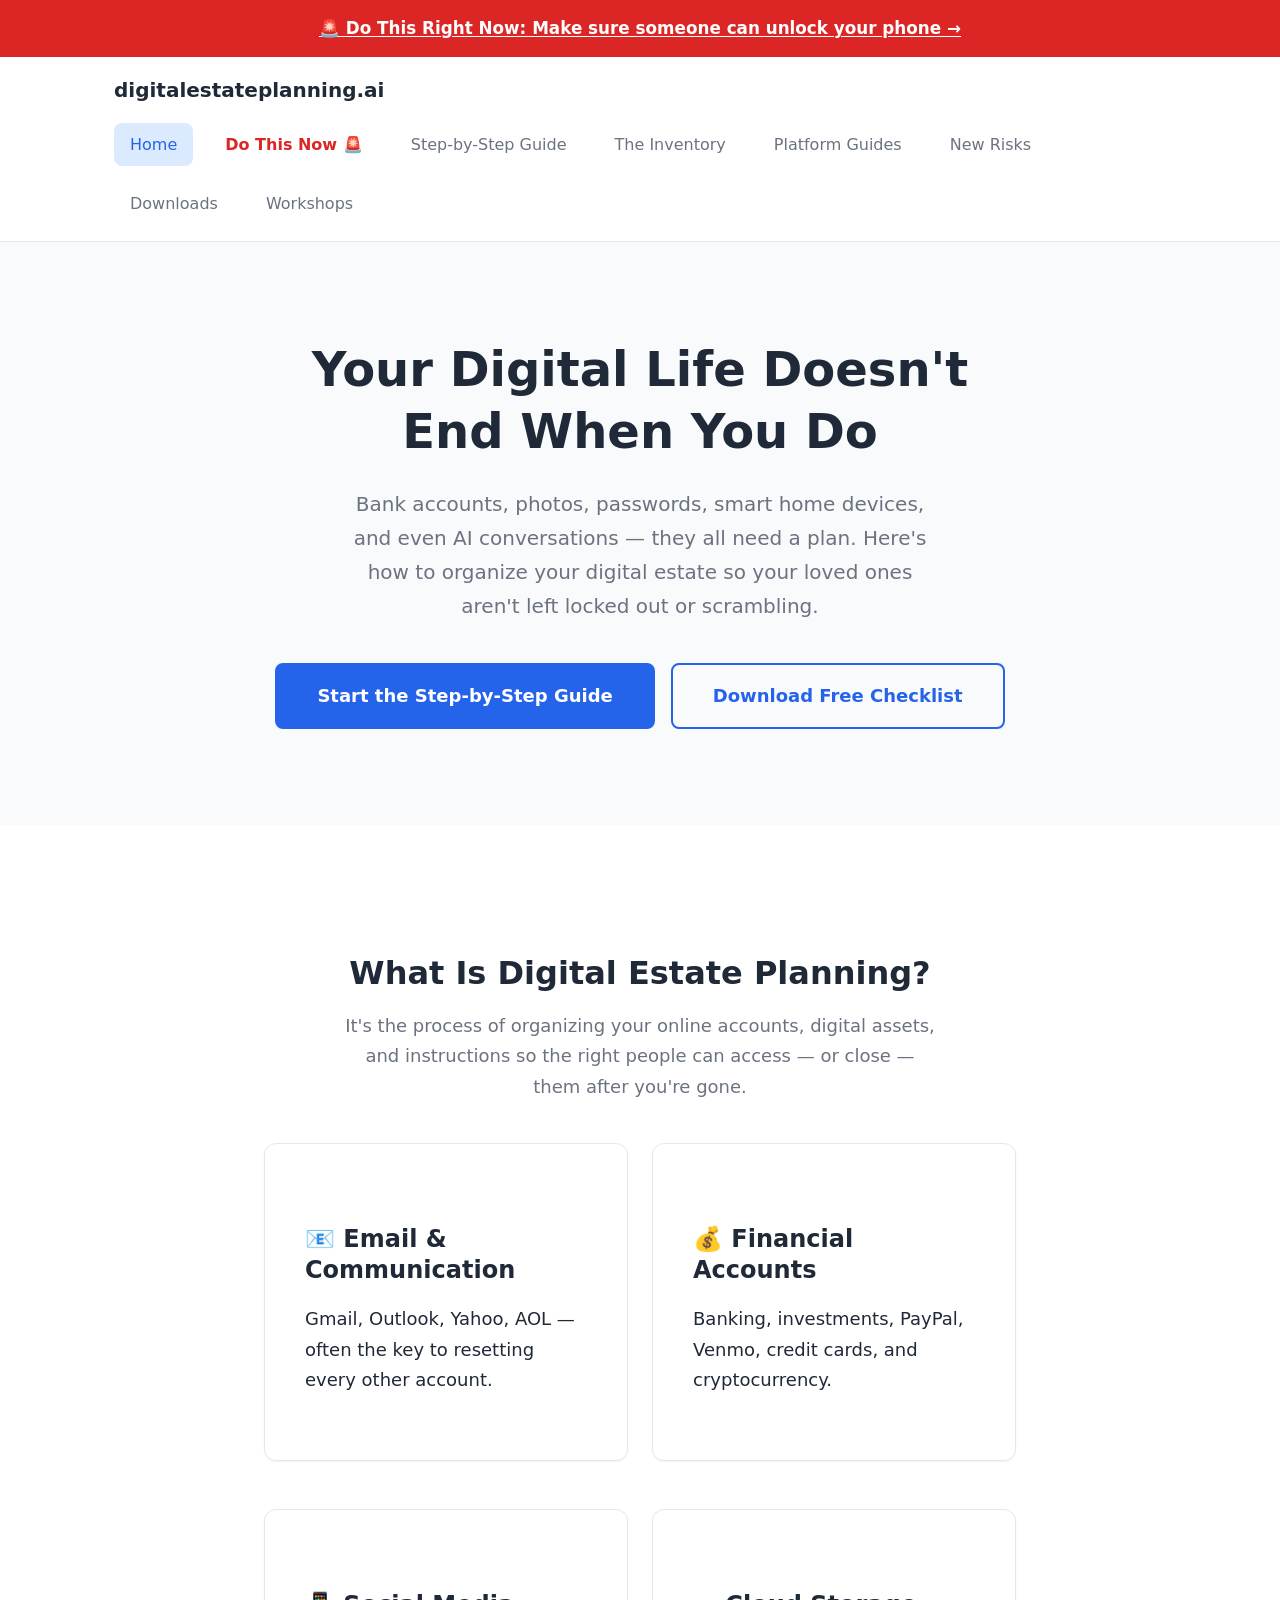
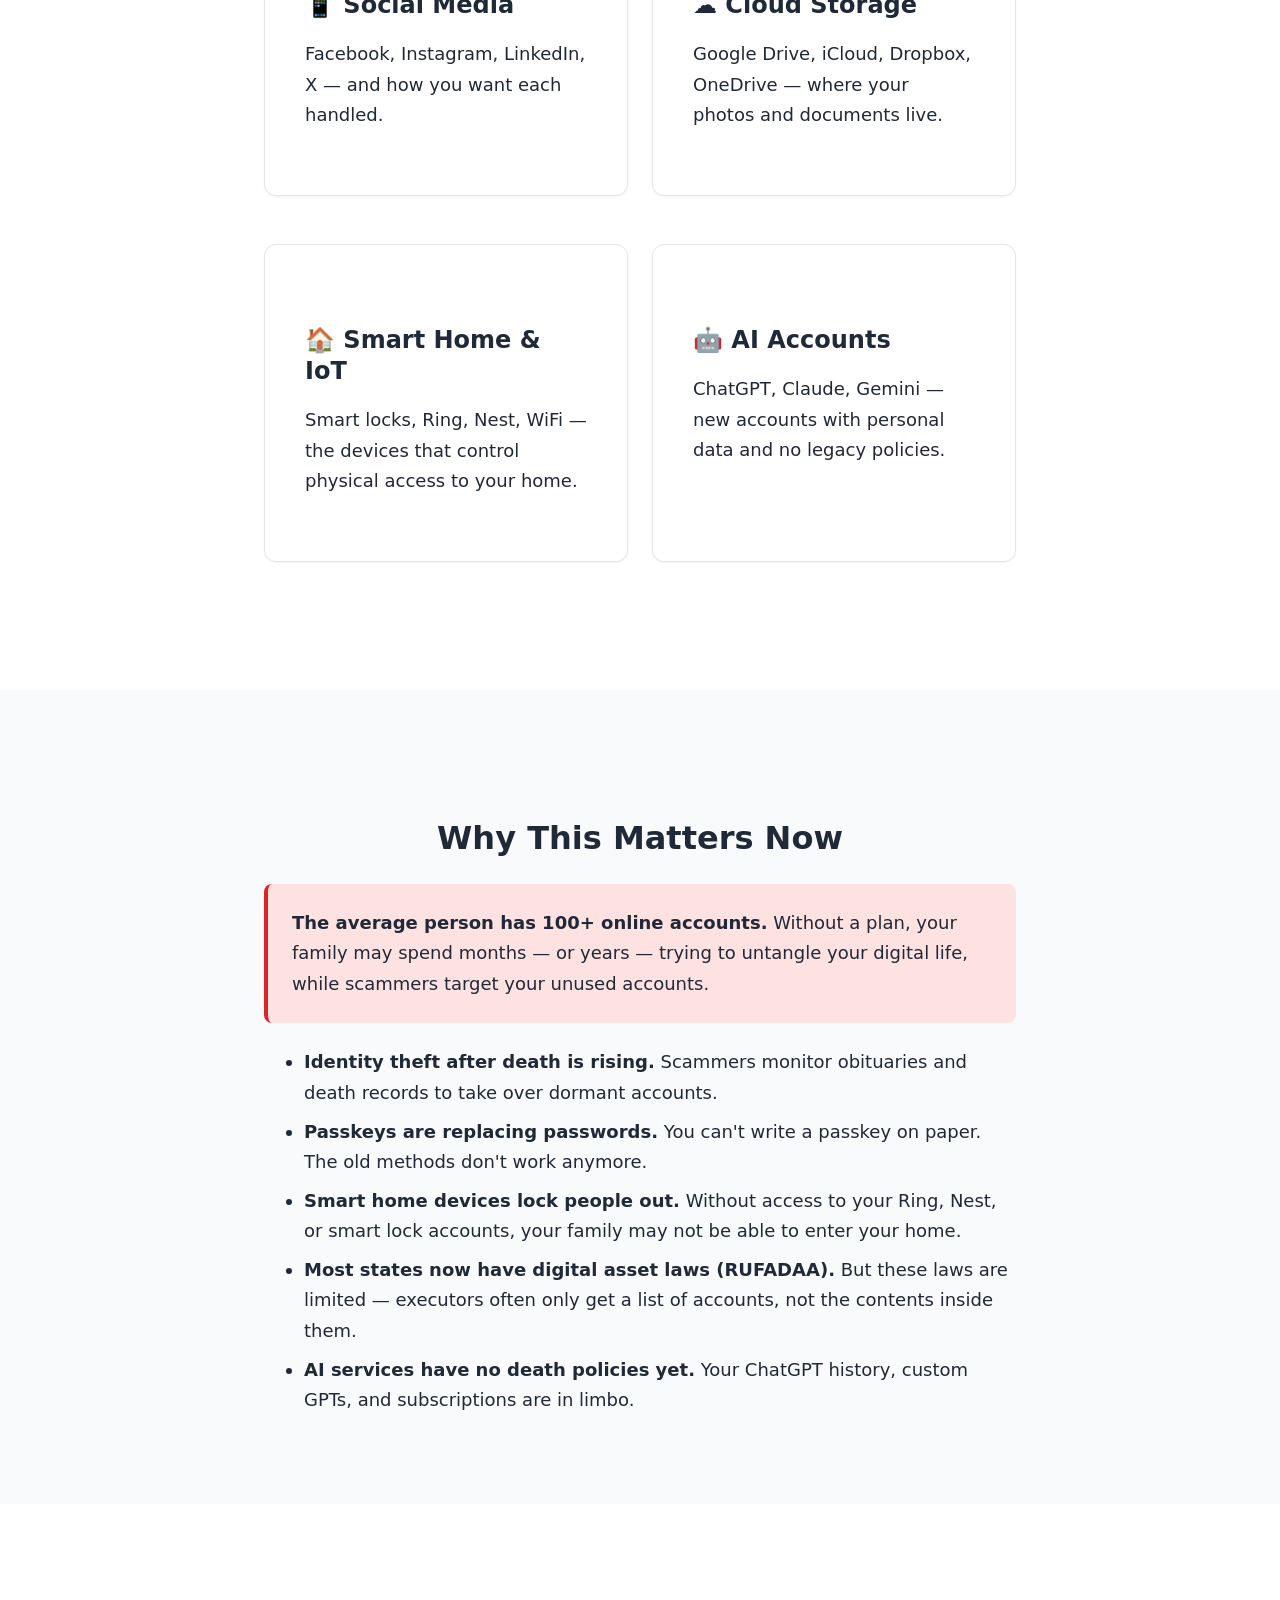
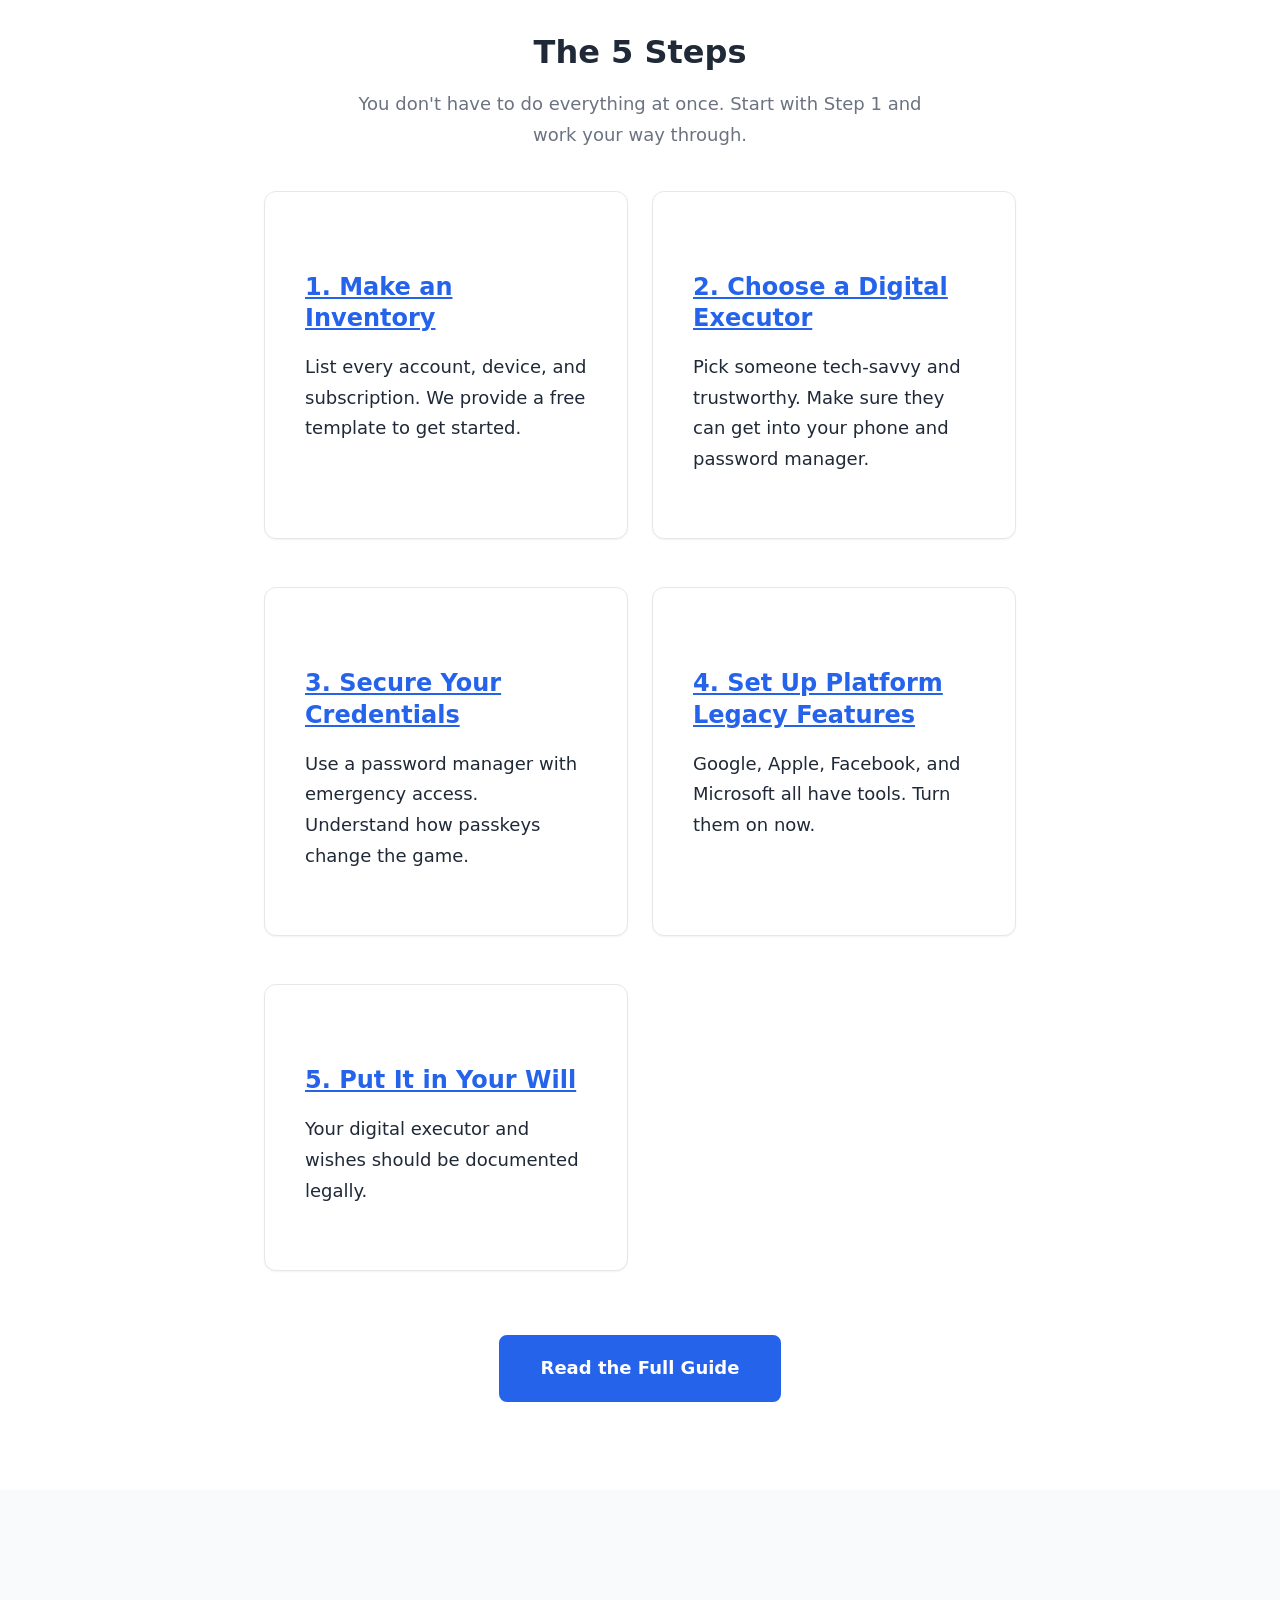
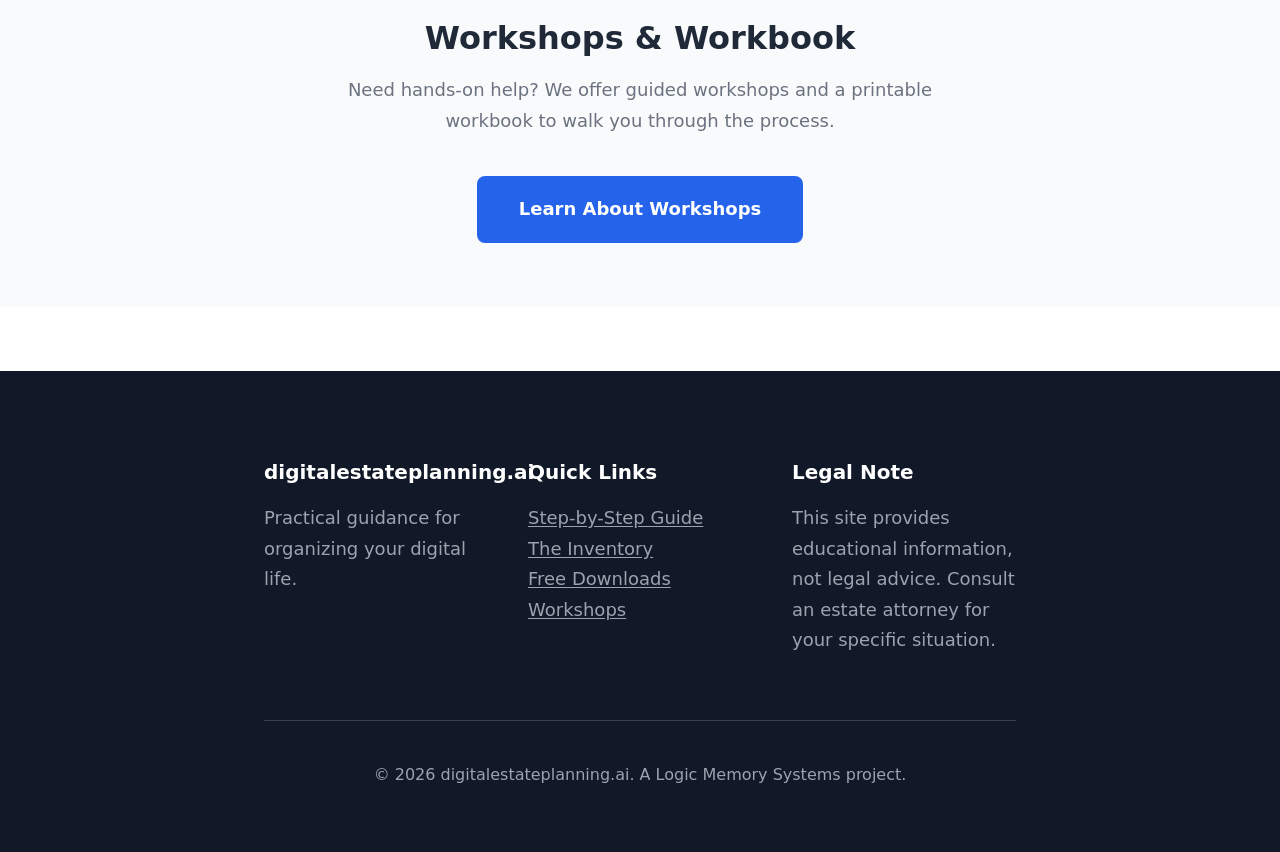
<file: index.html>
<!DOCTYPE html>
<html lang="en">
<head>
  <meta charset="UTF-8">
  <meta name="viewport" content="width=device-width, initial-scale=1.0">
  <title>Digital Estate Planning — Protect Your Online Legacy</title>
  <meta name="description" content="A practical guide to organizing your digital assets, accounts, and online legacy for seniors and their families.">
  <link rel="stylesheet" href="css/styles.css">
</head>
<body>

  <div style="background: #dc2626; color: white; text-align: center; padding: 14px 20px; font-weight: 600; font-size: 1.05rem;">
    <a href="do-this-now.html" style="color: white; text-decoration: underline; font-weight: 700;">
      🚨 Do This Right Now: Make sure someone can unlock your phone →
    </a>
  </div>

  <header class="site-header">
    <div class="header-inner">
      <a href="index.html" class="site-logo">digitalestateplanning.ai</a>
      <nav class="site-nav">
        <a href="index.html" class="active">Home</a>
        <a href="do-this-now.html" style="color: #dc2626; font-weight: 600;">Do This Now 🚨</a>
        <a href="guide.html">Step-by-Step Guide</a>
        <a href="inventory.html">The Inventory</a>
        <a href="platforms.html">Platform Guides</a>
        <a href="new-risks.html">New Risks</a>
        <a href="downloads.html">Downloads</a>
        <a href="services.html">Workshops</a>
      </nav>
    </div>
  </header>

  <section class="hero">
    <div class="container">
      <h1>Your Digital Life Doesn't End When You Do</h1>
      <p class="hero-subtitle">
        Bank accounts, photos, passwords, smart home devices, and even AI conversations — 
        they all need a plan. Here's how to organize your digital estate so your loved ones 
        aren't left locked out or scrambling.
      </p>
      <div class="btn-group">
        <a href="guide.html" class="btn btn-primary">Start the Step-by-Step Guide</a>
        <a href="downloads.html" class="btn btn-secondary">Download Free Checklist</a>
      </div>
    </div>
  </section>

  <section>
    <div class="container">
      <h2 class="text-center">What Is Digital Estate Planning?</h2>
      <p class="text-center text-light" style="max-width: 600px; margin: 0 auto var(--space-lg);">
        It's the process of organizing your online accounts, digital assets, and instructions 
        so the right people can access — or close — them after you're gone.
      </p>

      <div class="card-grid">
        <div class="card">
          <h3>📧 Email & Communication</h3>
          <p>Gmail, Outlook, Yahoo, AOL — often the key to resetting every other account.</p>
        </div>
        <div class="card">
          <h3>💰 Financial Accounts</h3>
          <p>Banking, investments, PayPal, Venmo, credit cards, and cryptocurrency.</p>
        </div>
        <div class="card">
          <h3>📱 Social Media</h3>
          <p>Facebook, Instagram, LinkedIn, X — and how you want each handled.</p>
        </div>
        <div class="card">
          <h3>☁️ Cloud Storage</h3>
          <p>Google Drive, iCloud, Dropbox, OneDrive — where your photos and documents live.</p>
        </div>
        <div class="card">
          <h3>🏠 Smart Home & IoT</h3>
          <p>Smart locks, Ring, Nest, WiFi — the devices that control physical access to your home.</p>
        </div>
        <div class="card">
          <h3>🤖 AI Accounts</h3>
          <p>ChatGPT, Claude, Gemini — new accounts with personal data and no legacy policies.</p>
        </div>
      </div>
    </div>
  </section>

  <section class="section-alt">
    <div class="container">
      <h2 class="text-center">Why This Matters Now</h2>

      <div class="callout callout-danger">
        <strong>The average person has 100+ online accounts.</strong> Without a plan, your family may spend months — or years — trying to untangle your digital life, while scammers target your unused accounts.
      </div>

      <ul>
        <li><strong>Identity theft after death is rising.</strong> Scammers monitor obituaries and death records to take over dormant accounts.</li>
        <li><strong>Passkeys are replacing passwords.</strong> You can't write a passkey on paper. The old methods don't work anymore.</li>
        <li><strong>Smart home devices lock people out.</strong> Without access to your Ring, Nest, or smart lock accounts, your family may not be able to enter your home.</li>
        <li><strong>Most states now have digital asset laws (RUFADAA).</strong> But these laws are limited — executors often only get a list of accounts, not the contents inside them.</li>
        <li><strong>AI services have no death policies yet.</strong> Your ChatGPT history, custom GPTs, and subscriptions are in limbo.</li>
      </ul>
    </div>
  </section>

  <section>
    <div class="container">
      <h2 class="text-center">The 5 Steps</h2>
      <p class="text-center text-light" style="max-width: 600px; margin: 0 auto var(--space-lg);">
        You don't have to do everything at once. Start with Step 1 and work your way through.
      </p>

      <div class="card-grid">
        <div class="card">
          <h3><a href="guide.html#step1">1. Make an Inventory</a></h3>
          <p>List every account, device, and subscription. We provide a free template to get started.</p>
        </div>
        <div class="card">
          <h3><a href="guide.html#step2">2. Choose a Digital Executor</a></h3>
          <p>Pick someone tech-savvy and trustworthy. Make sure they can get into your phone and password manager.</p>
        </div>
        <div class="card">
          <h3><a href="guide.html#step3">3. Secure Your Credentials</a></h3>
          <p>Use a password manager with emergency access. Understand how passkeys change the game.</p>
        </div>
        <div class="card">
          <h3><a href="guide.html#step4">4. Set Up Platform Legacy Features</a></h3>
          <p>Google, Apple, Facebook, and Microsoft all have tools. Turn them on now.</p>
        </div>
        <div class="card">
          <h3><a href="guide.html#step5">5. Put It in Your Will</a></h3>
          <p>Your digital executor and wishes should be documented legally.</p>
        </div>
      </div>

      <p class="text-center mt-lg">
        <a href="guide.html" class="btn btn-primary">Read the Full Guide</a>
      </p>
    </div>
  </section>

  <section class="section-alt">
    <div class="container">
      <h2 class="text-center">Workshops & Workbook</h2>
      <p class="text-center text-light" style="max-width: 600px; margin: 0 auto var(--space-lg);">
        Need hands-on help? We offer guided workshops and a printable workbook to walk you through the process.
      </p>
      <div class="text-center">
        <a href="services.html" class="btn btn-primary">Learn About Workshops</a>
      </div>
    </div>
  </section>

  <footer class="site-footer">
    <div class="container">
      <div class="footer-grid">
        <div>
          <h4 style="color: white;">digitalestateplanning.ai</h4>
          <p>Practical guidance for organizing your digital life.</p>
        </div>
        <div>
          <h4 style="color: white;">Quick Links</h4>
          <p><a href="guide.html">Step-by-Step Guide</a><br>
          <a href="inventory.html">The Inventory</a><br>
          <a href="downloads.html">Free Downloads</a><br>
          <a href="services.html">Workshops</a></p>
        </div>
        <div>
          <h4 style="color: white;">Legal Note</h4>
          <p>This site provides educational information, not legal advice. Consult an estate attorney for your specific situation.</p>
        </div>
      </div>
      <div class="footer-bottom">
        <p>&copy; 2026 digitalestateplanning.ai. A Logic Memory Systems project.</p>
      </div>
    </div>
  </footer>

</body>
</html>
</file>
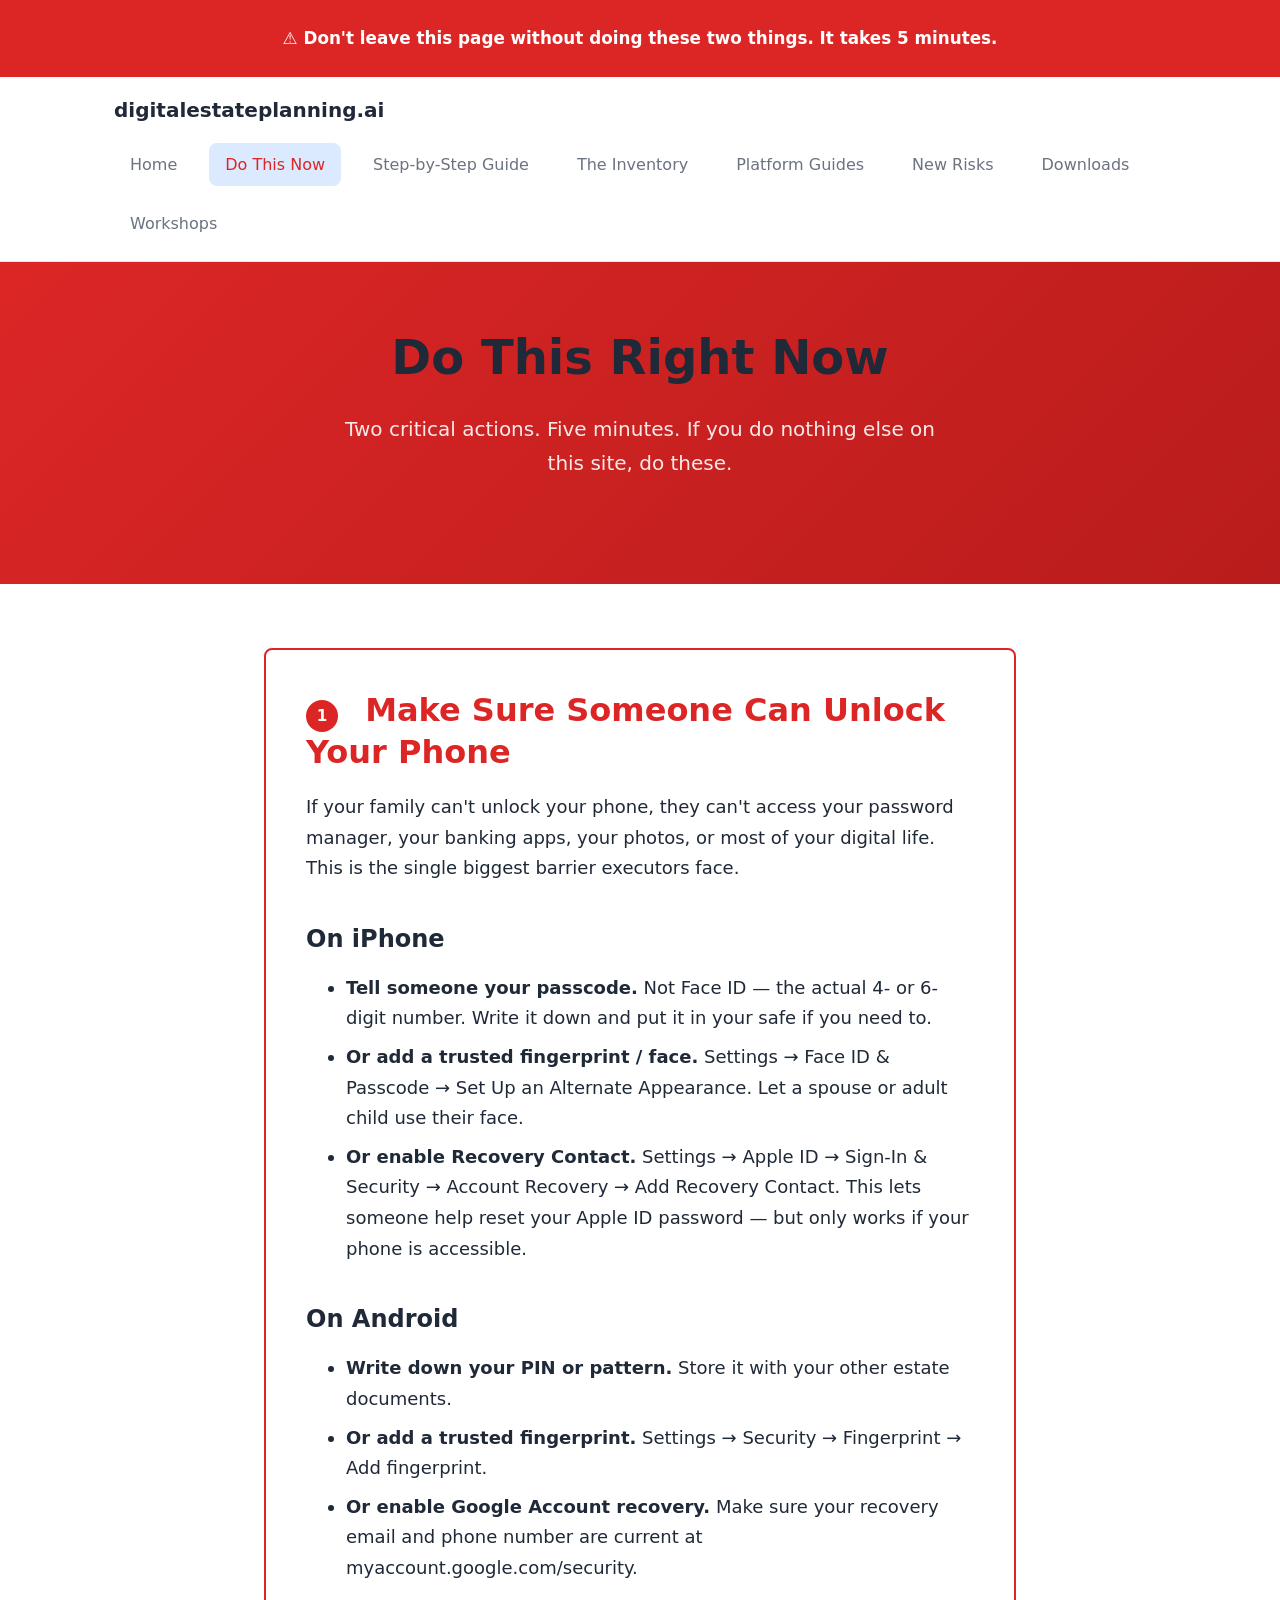
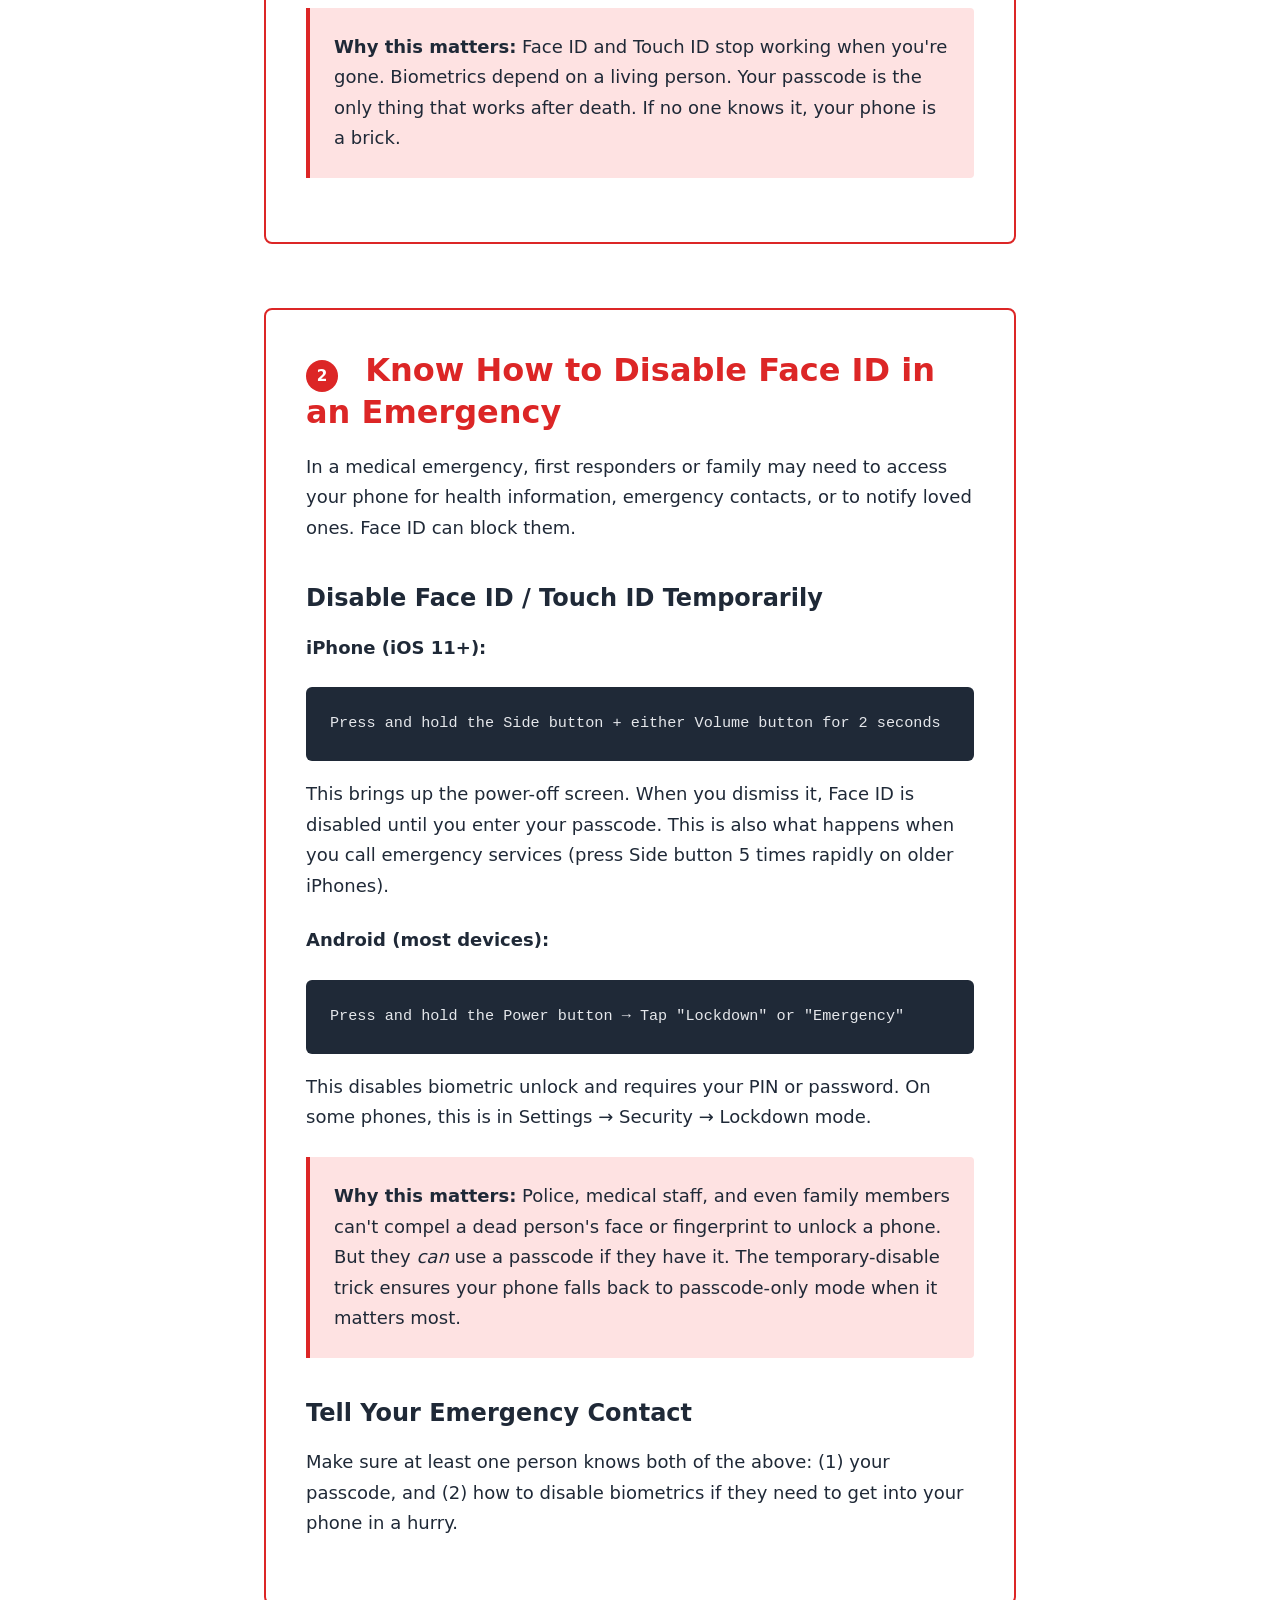
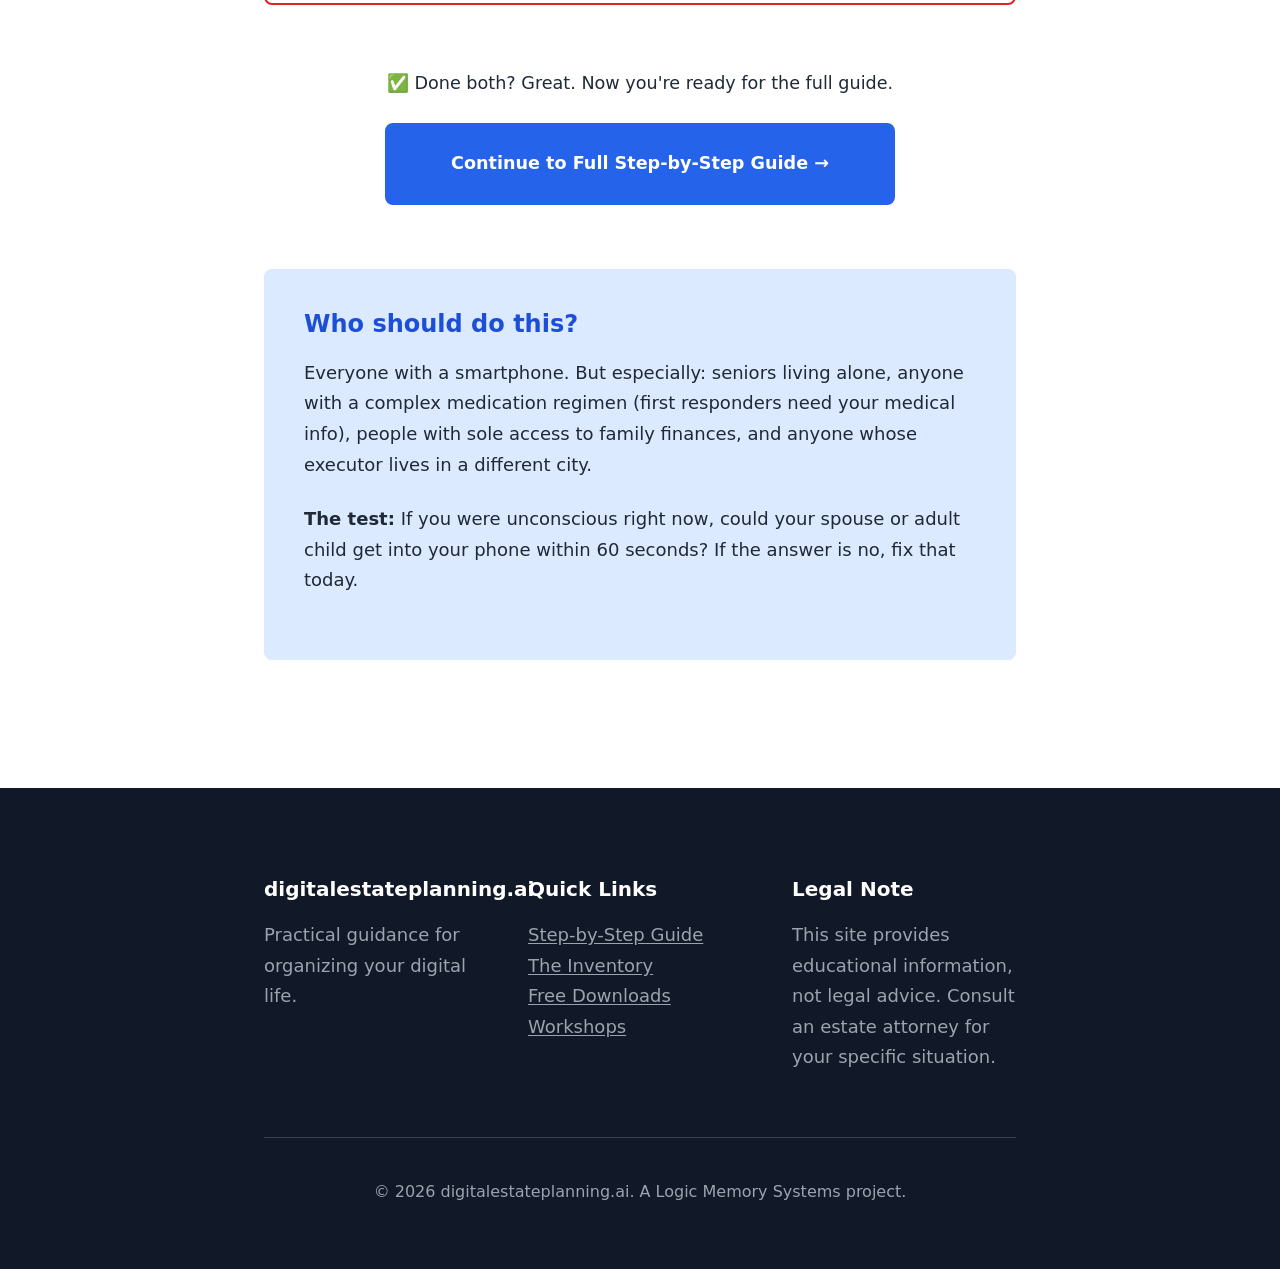
<file: do-this-now.html>
<!DOCTYPE html>
<html lang="en">
<head>
  <meta charset="UTF-8">
  <meta name="viewport" content="width=device-width, initial-scale=1.0">
  <title>Do This Right Now — Digital Estate Planning</title>
  <meta name="description" content="The two most critical actions you can take today: make sure someone can unlock your phone, and know how to bypass Face ID in an emergency.">
  <link rel="stylesheet" href="css/styles.css">
  <style>
    .urgent-banner {
      background: var(--color-danger);
      color: white;
      padding: var(--space-md) var(--space-lg);
      text-align: center;
      font-weight: 600;
      font-size: 1.05rem;
    }
    .urgent-banner a {
      color: white;
      text-decoration: underline;
      font-weight: 700;
    }
    .urgent-card {
      border: 2px solid var(--color-danger);
      border-radius: 8px;
      padding: var(--space-lg);
      margin-bottom: var(--space-xl);
      background: #fff;
    }
    .urgent-card h2 {
      color: var(--color-danger);
      margin-top: 0;
    }
    .step-number {
      display: inline-block;
      background: var(--color-danger);
      color: white;
      width: 32px;
      height: 32px;
      line-height: 32px;
      text-align: center;
      border-radius: 50%;
      font-weight: 700;
      margin-right: var(--space-sm);
      font-size: 0.95rem;
    }
    .code-block {
      background: #1f2937;
      color: #e5e7eb;
      padding: var(--space-md);
      border-radius: 6px;
      font-family: monospace;
      font-size: 0.95rem;
      margin: var(--space-sm) 0;
      overflow-x: auto;
    }
    .why-matters {
      background: var(--color-danger-light);
      border-left: 4px solid var(--color-danger);
      padding: var(--space-md);
      margin: var(--space-md) 0;
      border-radius: 0 4px 4px 0;
    }
    .who-section {
      background: var(--color-primary-light);
      border-radius: 8px;
      padding: var(--space-lg);
      margin-top: var(--space-xl);
    }
    .who-section h3 {
      margin-top: 0;
      color: var(--color-primary-dark);
    }
  </style>
</head>
<body>

  <div class="urgent-banner">
    ⚠️ Don't leave this page without doing these two things. It takes 5 minutes.
  </div>

  <header class="site-header">
    <div class="header-inner">
      <a href="index.html" class="site-logo">digitalestateplanning.ai</a>
      <nav class="site-nav">
        <a href="index.html">Home</a>
        <a href="do-this-now.html" class="active" style="color: var(--color-danger);">Do This Now</a>
        <a href="guide.html">Step-by-Step Guide</a>
        <a href="inventory.html">The Inventory</a>
        <a href="platforms.html">Platform Guides</a>
        <a href="new-risks.html">New Risks</a>
        <a href="downloads.html">Downloads</a>
        <a href="services.html">Workshops</a>
      </nav>
    </div>
  </header>

  <section class="hero" style="padding: var(--space-xl) 0; background: linear-gradient(135deg, var(--color-danger) 0%, #b91c1c 100%);">
    <div class="container" style="color: white;">
      <h1>Do This Right Now</h1>
      <p class="hero-subtitle" style="color: rgba(255,255,255,0.9);">
        Two critical actions. Five minutes. If you do nothing else on this site, do these.
      </p>
    </div>
  </section>

  <section>
    <div class="container">

      <div class="urgent-card">
        <h2><span class="step-number">1</span> Make Sure Someone Can Unlock Your Phone</h2>
        
        <p>
          If your family can't unlock your phone, they can't access your password manager, your banking apps, 
          your photos, or most of your digital life. This is the single biggest barrier executors face.
        </p>

        <h3>On iPhone</h3>
        <ul>
          <li><strong>Tell someone your passcode.</strong> Not Face ID — the actual 4- or 6-digit number. Write it down and put it in your safe if you need to.</li>
          <li><strong>Or add a trusted fingerprint / face.</strong> Settings → Face ID & Passcode → Set Up an Alternate Appearance. Let a spouse or adult child use their face.</li>
          <li><strong>Or enable Recovery Contact.</strong> Settings → Apple ID → Sign-In & Security → Account Recovery → Add Recovery Contact. This lets someone help reset your Apple ID password — but only works if your phone is accessible.</li>
        </ul>

        <h3>On Android</h3>
        <ul>
          <li><strong>Write down your PIN or pattern.</strong> Store it with your other estate documents.</li>
          <li><strong>Or add a trusted fingerprint.</strong> Settings → Security → Fingerprint → Add fingerprint.</li>
          <li><strong>Or enable Google Account recovery.</strong> Make sure your recovery email and phone number are current at myaccount.google.com/security.</li>
        </ul>

        <div class="why-matters">
          <strong>Why this matters:</strong> Face ID and Touch ID stop working when you're gone. Biometrics depend on 
          a living person. Your passcode is the only thing that works after death. If no one knows it, your phone is a brick.
        </div>
      </div>

      <div class="urgent-card">
        <h2><span class="step-number">2</span> Know How to Disable Face ID in an Emergency</h2>
        
        <p>
          In a medical emergency, first responders or family may need to access your phone for health information, 
          emergency contacts, or to notify loved ones. Face ID can block them.
        </p>

        <h3>Disable Face ID / Touch ID Temporarily</h3>
        
        <p><strong>iPhone (iOS 11+):</strong></p>
        <div class="code-block">Press and hold the Side button + either Volume button for 2 seconds</div>
        <p>This brings up the power-off screen. When you dismiss it, Face ID is disabled until you enter your passcode. 
        This is also what happens when you call emergency services (press Side button 5 times rapidly on older iPhones).</p>

        <p><strong>Android (most devices):</strong></p>
        <div class="code-block">Press and hold the Power button → Tap "Lockdown" or "Emergency"</div>
        <p>This disables biometric unlock and requires your PIN or password. On some phones, this is in Settings → 
        Security → Lockdown mode.</p>

        <div class="why-matters">
          <strong>Why this matters:</strong> Police, medical staff, and even family members can't compel a dead person's 
          face or fingerprint to unlock a phone. But they <em>can</em> use a passcode if they have it. The temporary-disable 
          trick ensures your phone falls back to passcode-only mode when it matters most.
        </div>

        <h3>Tell Your Emergency Contact</h3>
        <p>
          Make sure at least one person knows both of the above: (1) your passcode, and (2) how to disable biometrics 
          if they need to get into your phone in a hurry.
        </p>
      </div>

      <div class="text-center" style="margin: var(--space-xl) 0;">
        <p style="font-size: 1.1rem; margin-bottom: var(--space-md);">
          ✅ Done both? Great. Now you're ready for the full guide.
        </p>
        <a href="guide.html" class="btn btn-primary" style="font-size: 1.1rem; padding: var(--space-md) var(--space-xl);">
          Continue to Full Step-by-Step Guide →
        </a>
      </div>

      <div class="who-section">
        <h3>Who should do this?</h3>
        <p>
          Everyone with a smartphone. But especially: seniors living alone, anyone with a complex medication regimen 
          (first responders need your medical info), people with sole access to family finances, and anyone whose 
          executor lives in a different city.
        </p>
        <p>
          <strong>The test:</strong> If you were unconscious right now, could your spouse or adult child get into your phone 
          within 60 seconds? If the answer is no, fix that today.
        </p>
      </div>

    </div>
  </section>

  <footer class="site-footer">
    <div class="container">
      <div class="footer-grid">
        <div>
          <h4 style="color: white;">digitalestateplanning.ai</h4>
          <p>Practical guidance for organizing your digital life.</p>
        </div>
        <div>
          <h4 style="color: white;">Quick Links</h4>
          <p><a href="guide.html">Step-by-Step Guide</a><br>
          <a href="inventory.html">The Inventory</a><br>
          <a href="downloads.html">Free Downloads</a><br>
          <a href="services.html">Workshops</a></p>
        </div>
        <div>
          <h4 style="color: white;">Legal Note</h4>
          <p>This site provides educational information, not legal advice. Consult an estate attorney for your specific situation.</p>
        </div>
      </div>
      <div class="footer-bottom">
        <p>&copy; 2026 digitalestateplanning.ai. A Logic Memory Systems project.</p>
      </div>
    </div>
  </footer>

</body>
</html>
</file>
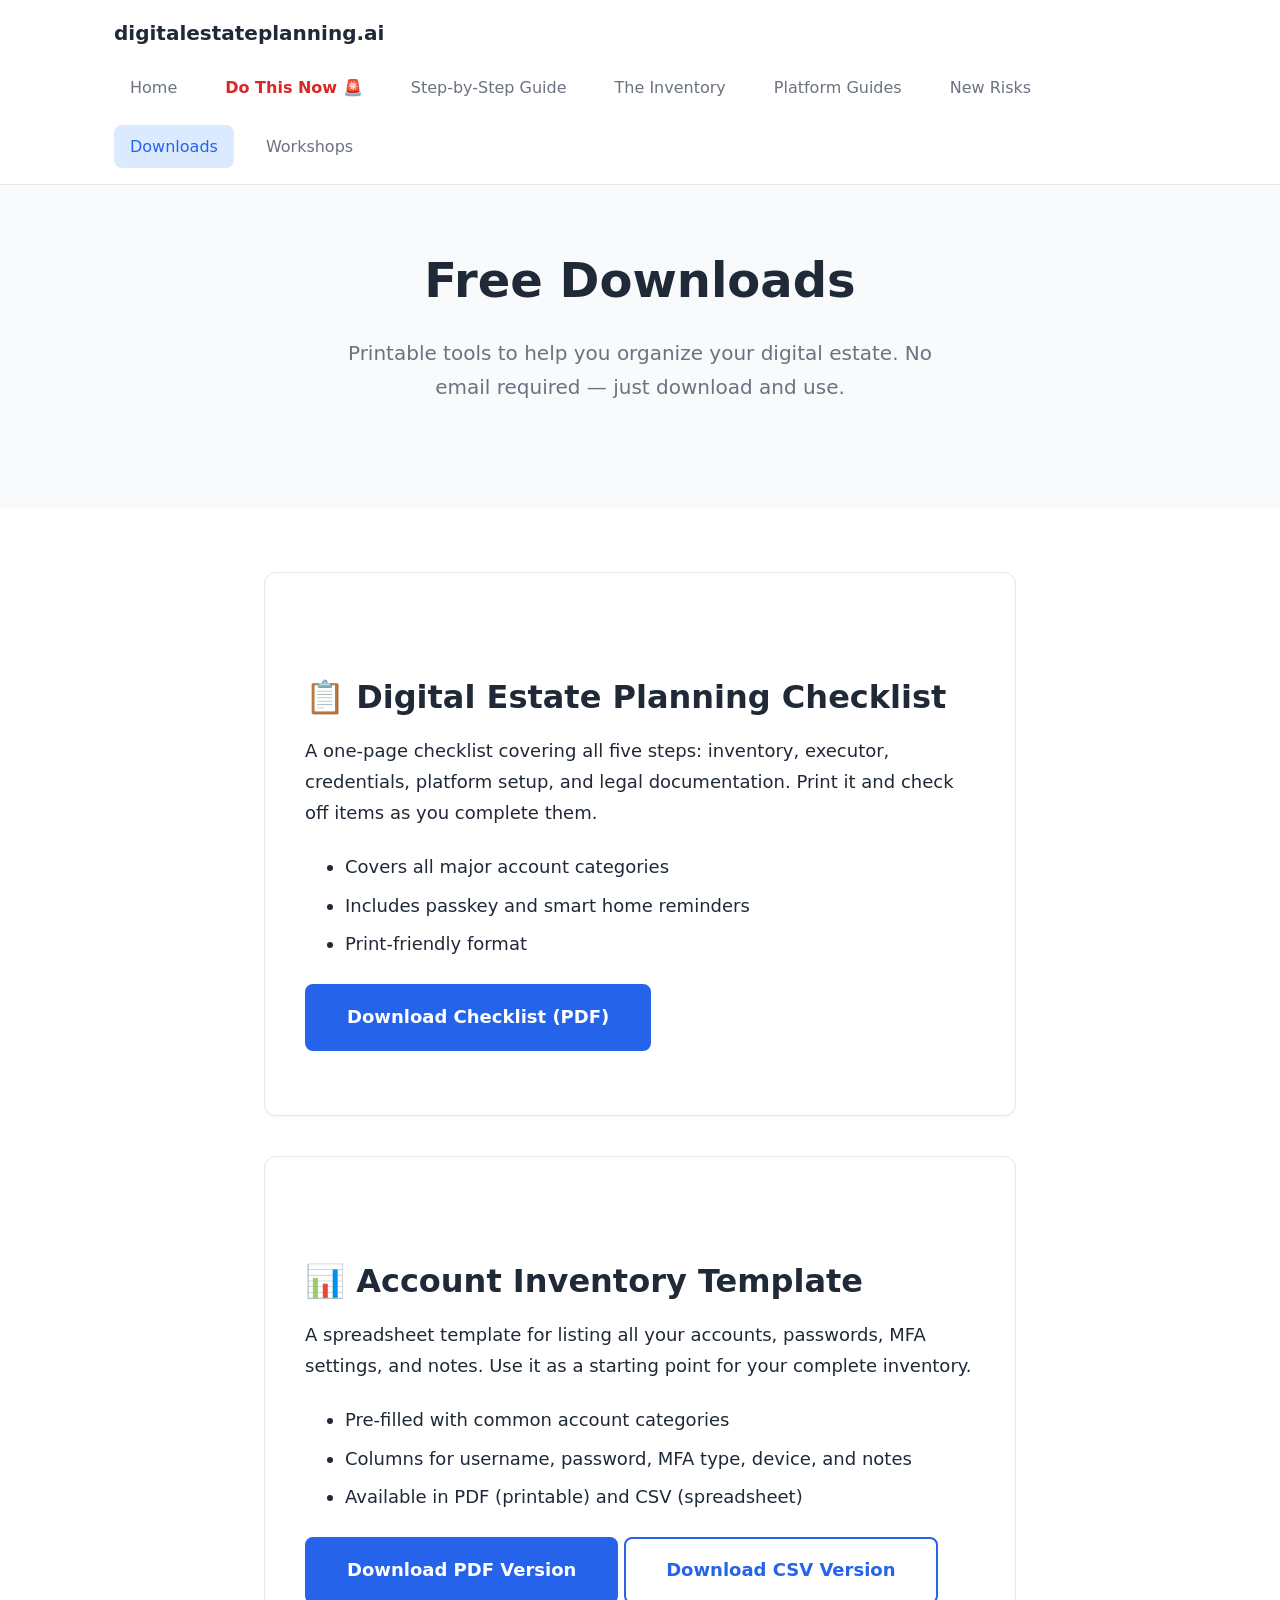
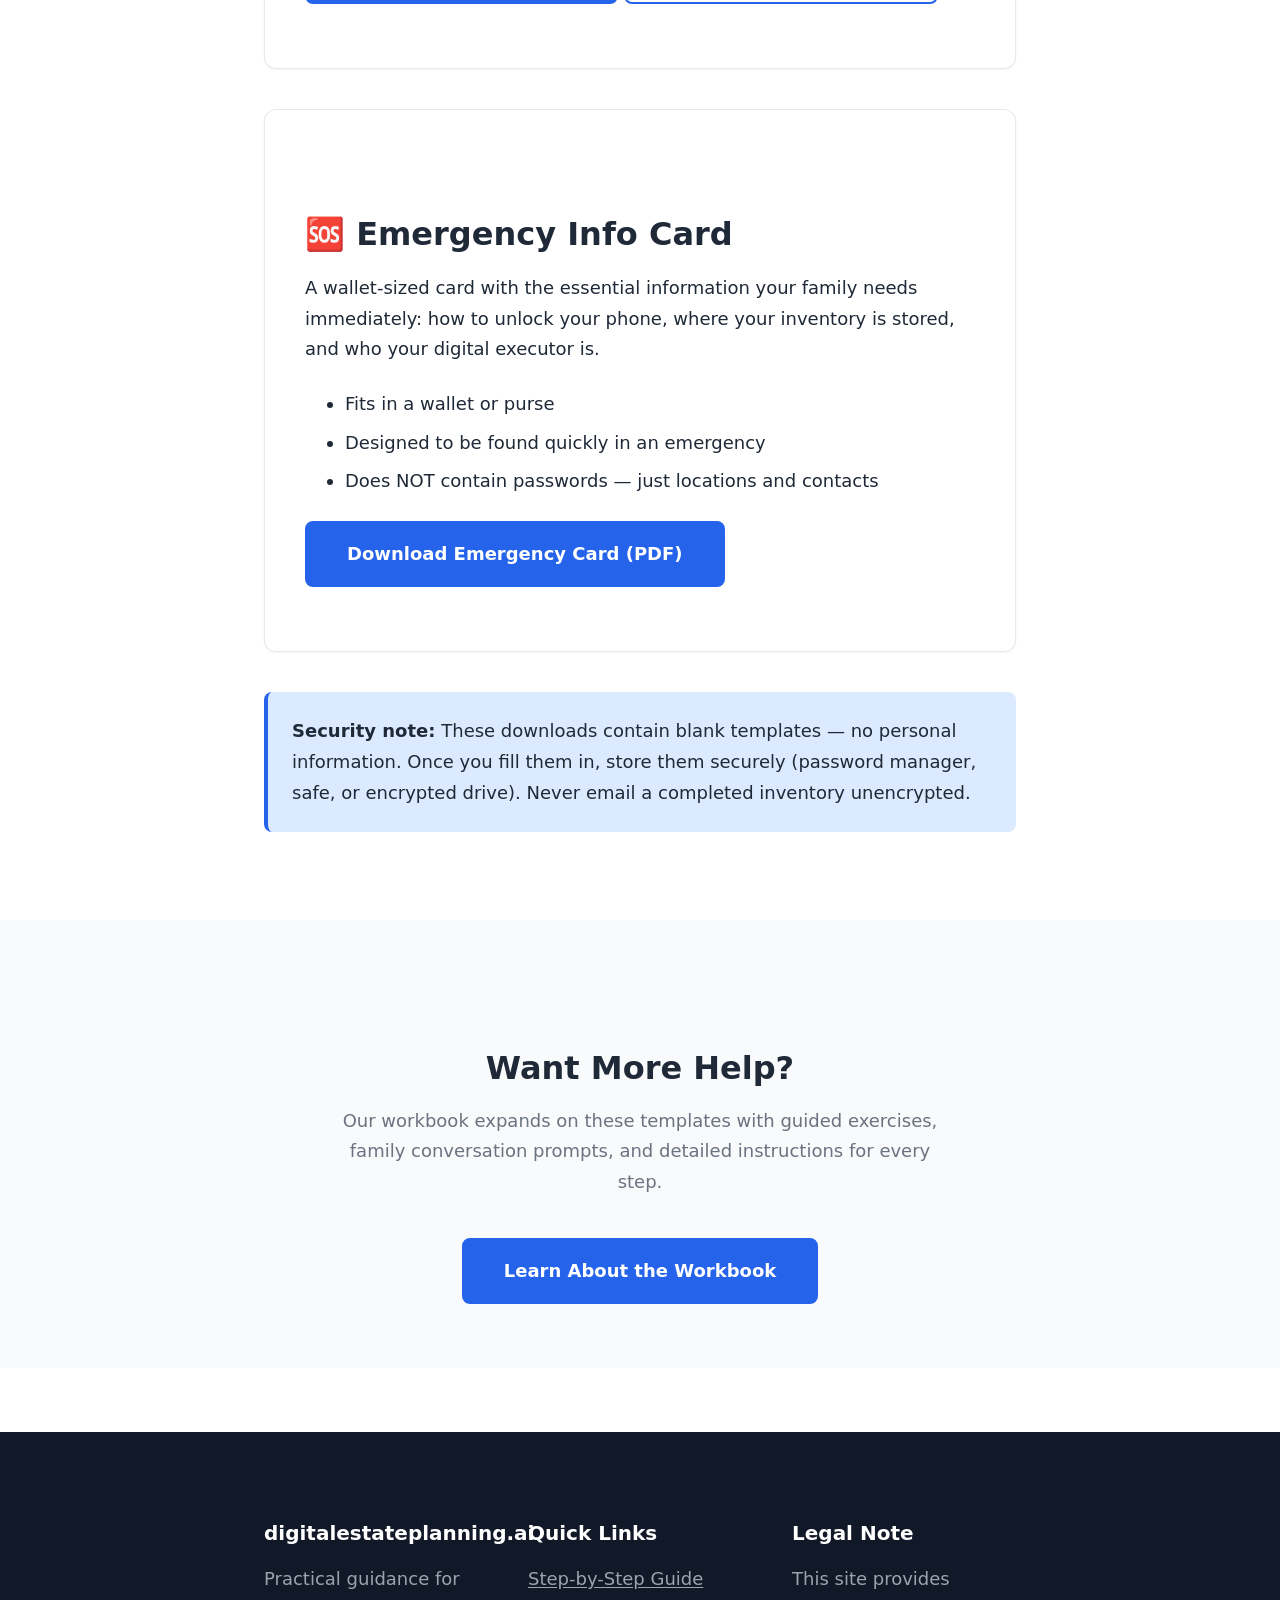
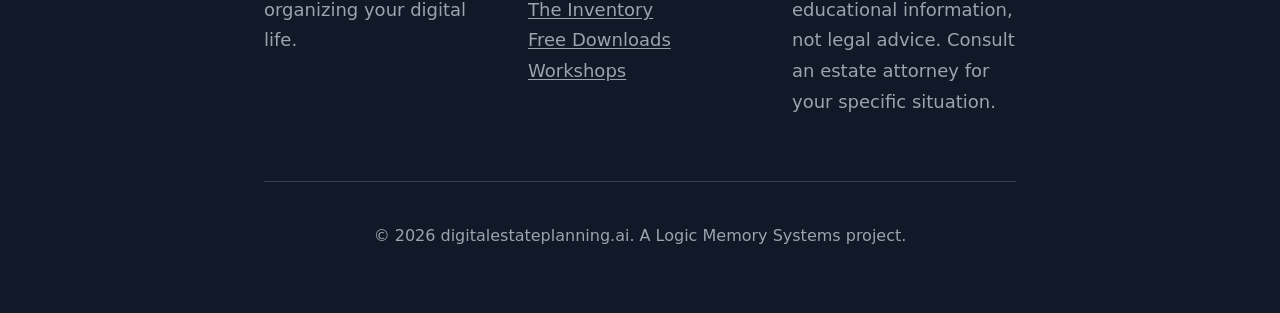
<file: downloads.html>
<!DOCTYPE html>
<html lang="en">
<head>
  <meta charset="UTF-8">
  <meta name="viewport" content="width=device-width, initial-scale=1.0">
  <title>Downloads — Digital Estate Planning</title>
  <meta name="description" content="Free downloads: digital estate planning checklist, inventory template, and emergency info card.">
  <link rel="stylesheet" href="css/styles.css">
</head>
<body>

  <header class="site-header">
    <div class="header-inner">
      <a href="index.html" class="site-logo">digitalestateplanning.ai</a>
      <nav class="site-nav">
        <a href="index.html">Home</a>
        <a href="do-this-now.html" style="color: #dc2626; font-weight: 600;">Do This Now 🚨</a>
        <a href="guide.html">Step-by-Step Guide</a>
        <a href="inventory.html">The Inventory</a>
        <a href="platforms.html">Platform Guides</a>
        <a href="new-risks.html">New Risks</a>
        <a href="downloads.html" class="active">Downloads</a>
        <a href="services.html">Workshops</a>
      </nav>
    </div>
  </header>

  <section class="hero" style="padding: var(--space-xl) 0;">
    <div class="container">
      <h1>Free Downloads</h1>
      <p class="hero-subtitle">
        Printable tools to help you organize your digital estate. 
        No email required — just download and use.
      </p>
    </div>
  </section>

  <section>
    <div class="container">

      <div class="card" style="margin-bottom: var(--space-lg);">
        <h2>📋 Digital Estate Planning Checklist</h2>
        <p>
          A one-page checklist covering all five steps: inventory, executor, credentials, 
          platform setup, and legal documentation. Print it and check off items as you complete them.
        </p>
        <ul>
          <li>Covers all major account categories</li>
          <li>Includes passkey and smart home reminders</li>
          <li>Print-friendly format</li>
        </ul>
        <p><a href="assets/checklist-v2.pdf" class="btn btn-primary" download>Download Checklist (PDF)</a></p>
      </div>

      <div class="card" style="margin-bottom: var(--space-lg);">
        <h2>📊 Account Inventory Template</h2>
        <p>
          A spreadsheet template for listing all your accounts, passwords, MFA settings, and notes. 
          Use it as a starting point for your complete inventory.
        </p>
        <ul>
          <li>Pre-filled with common account categories</li>
          <li>Columns for username, password, MFA type, device, and notes</li>
          <li>Available in PDF (printable) and CSV (spreadsheet)</li>
        </ul>
        <p>
          <a href="assets/inventory-template-v2.pdf" class="btn btn-primary" download>Download PDF Version</a>
          <a href="assets/inventory-template.csv" class="btn btn-secondary" download>Download CSV Version</a>
        </p>
      </div>

      <div class="card" style="margin-bottom: var(--space-lg);">
        <h2>🆘 Emergency Info Card</h2>
        <p>
          A wallet-sized card with the essential information your family needs immediately: 
          how to unlock your phone, where your inventory is stored, and who your digital executor is.
        </p>
        <ul>
          <li>Fits in a wallet or purse</li>
          <li>Designed to be found quickly in an emergency</li>
          <li>Does NOT contain passwords — just locations and contacts</li>
        </ul>
        <p><a href="assets/emergency-card-v2.pdf" class="btn btn-primary" download>Download Emergency Card (PDF)</a></p>
      </div>

      <div class="callout mt-lg">
        <strong>Security note:</strong> These downloads contain blank templates — no personal information. 
        Once you fill them in, store them securely (password manager, safe, or encrypted drive). 
        Never email a completed inventory unencrypted.
      </div>

    </div>
  </section>

  <section class="section-alt">
    <div class="container">
      <h2 class="text-center">Want More Help?</h2>
      <p class="text-center text-light" style="max-width: 600px; margin: 0 auto var(--space-lg);">
        Our workbook expands on these templates with guided exercises, family conversation prompts, 
        and detailed instructions for every step.
      </p>
      <div class="text-center">
        <a href="services.html" class="btn btn-primary">Learn About the Workbook</a>
      </div>
    </div>
  </section>

  <footer class="site-footer">
    <div class="container">
      <div class="footer-grid">
        <div>
          <h4 style="color: white;">digitalestateplanning.ai</h4>
          <p>Practical guidance for organizing your digital life.</p>
        </div>
        <div>
          <h4 style="color: white;">Quick Links</h4>
          <p><a href="guide.html">Step-by-Step Guide</a><br>
          <a href="inventory.html">The Inventory</a><br>
          <a href="downloads.html">Free Downloads</a><br>
          <a href="services.html">Workshops</a></p>
        </div>
        <div>
          <h4 style="color: white;">Legal Note</h4>
          <p>This site provides educational information, not legal advice. Consult an estate attorney for your specific situation.</p>
        </div>
      </div>
      <div class="footer-bottom">
        <p>&copy; 2026 digitalestateplanning.ai. A Logic Memory Systems project.</p>
      </div>
    </div>
  </footer>

</body>
</html>
</file>
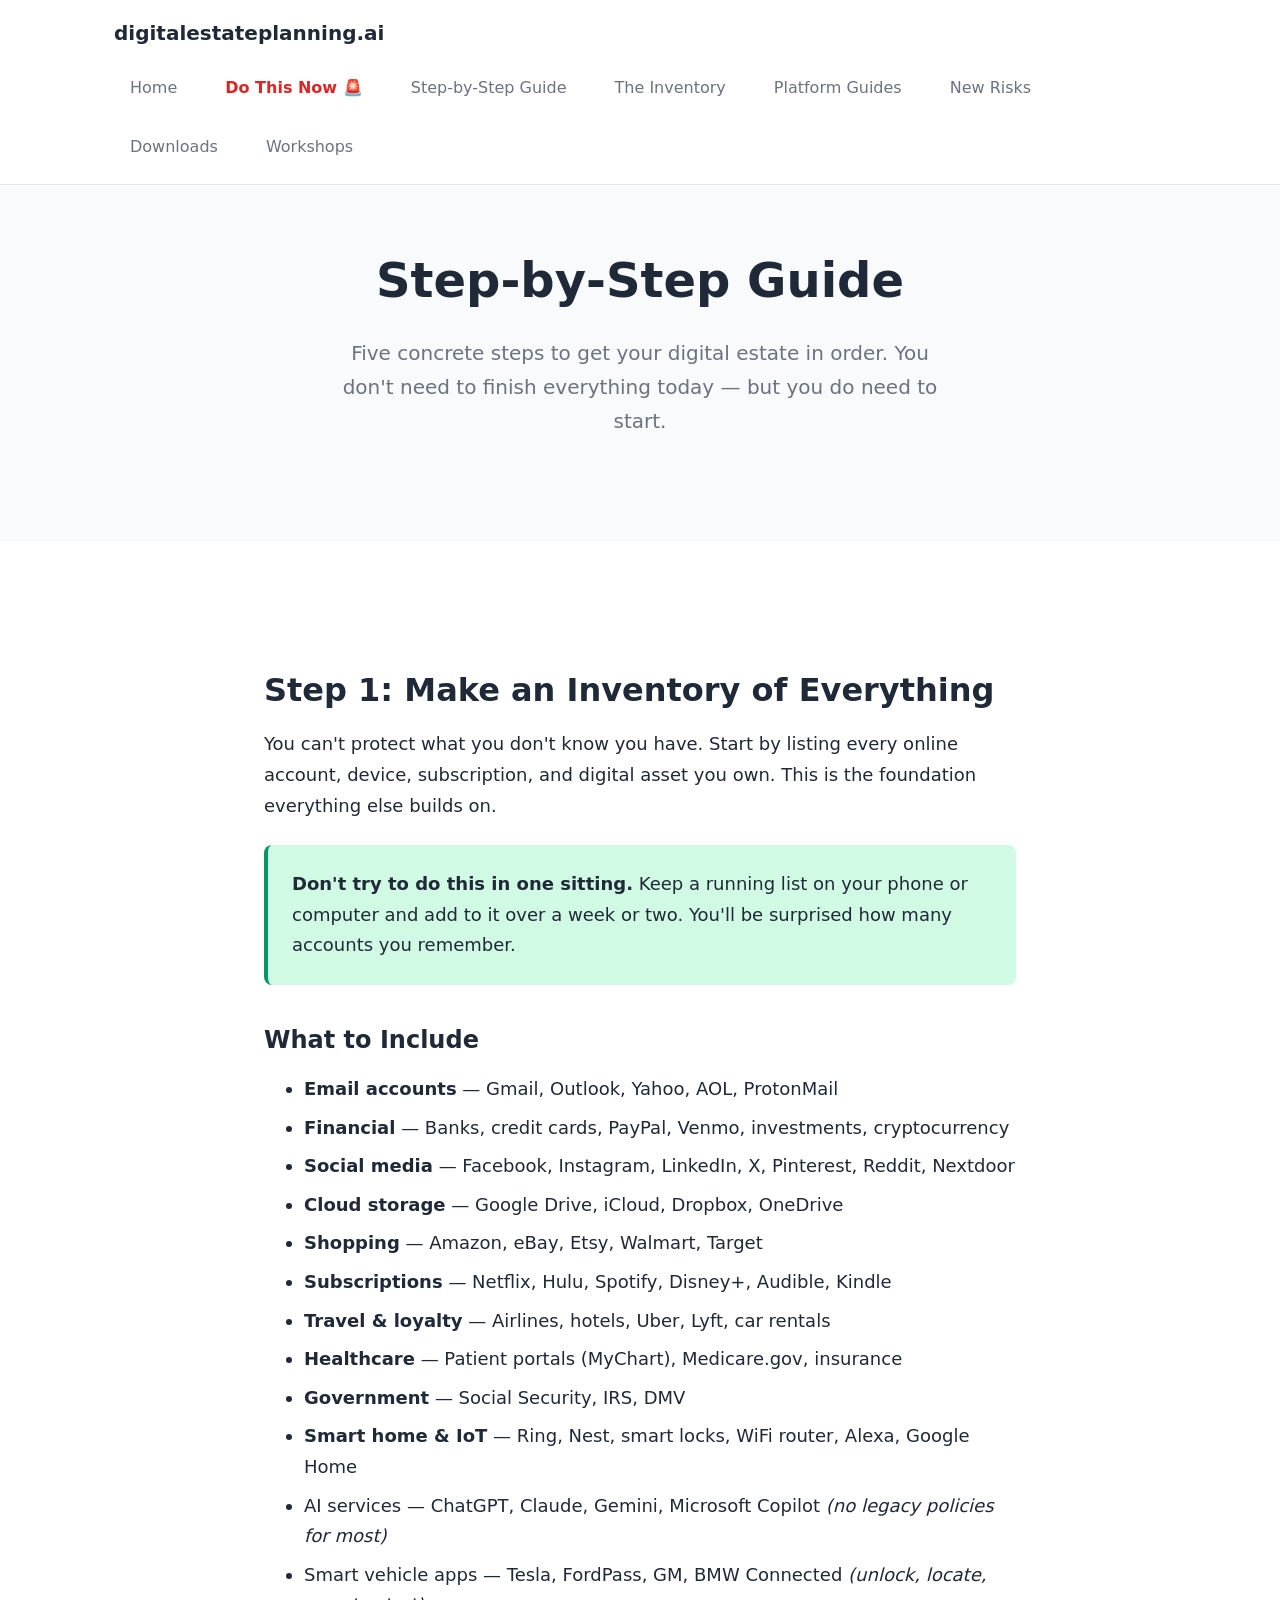
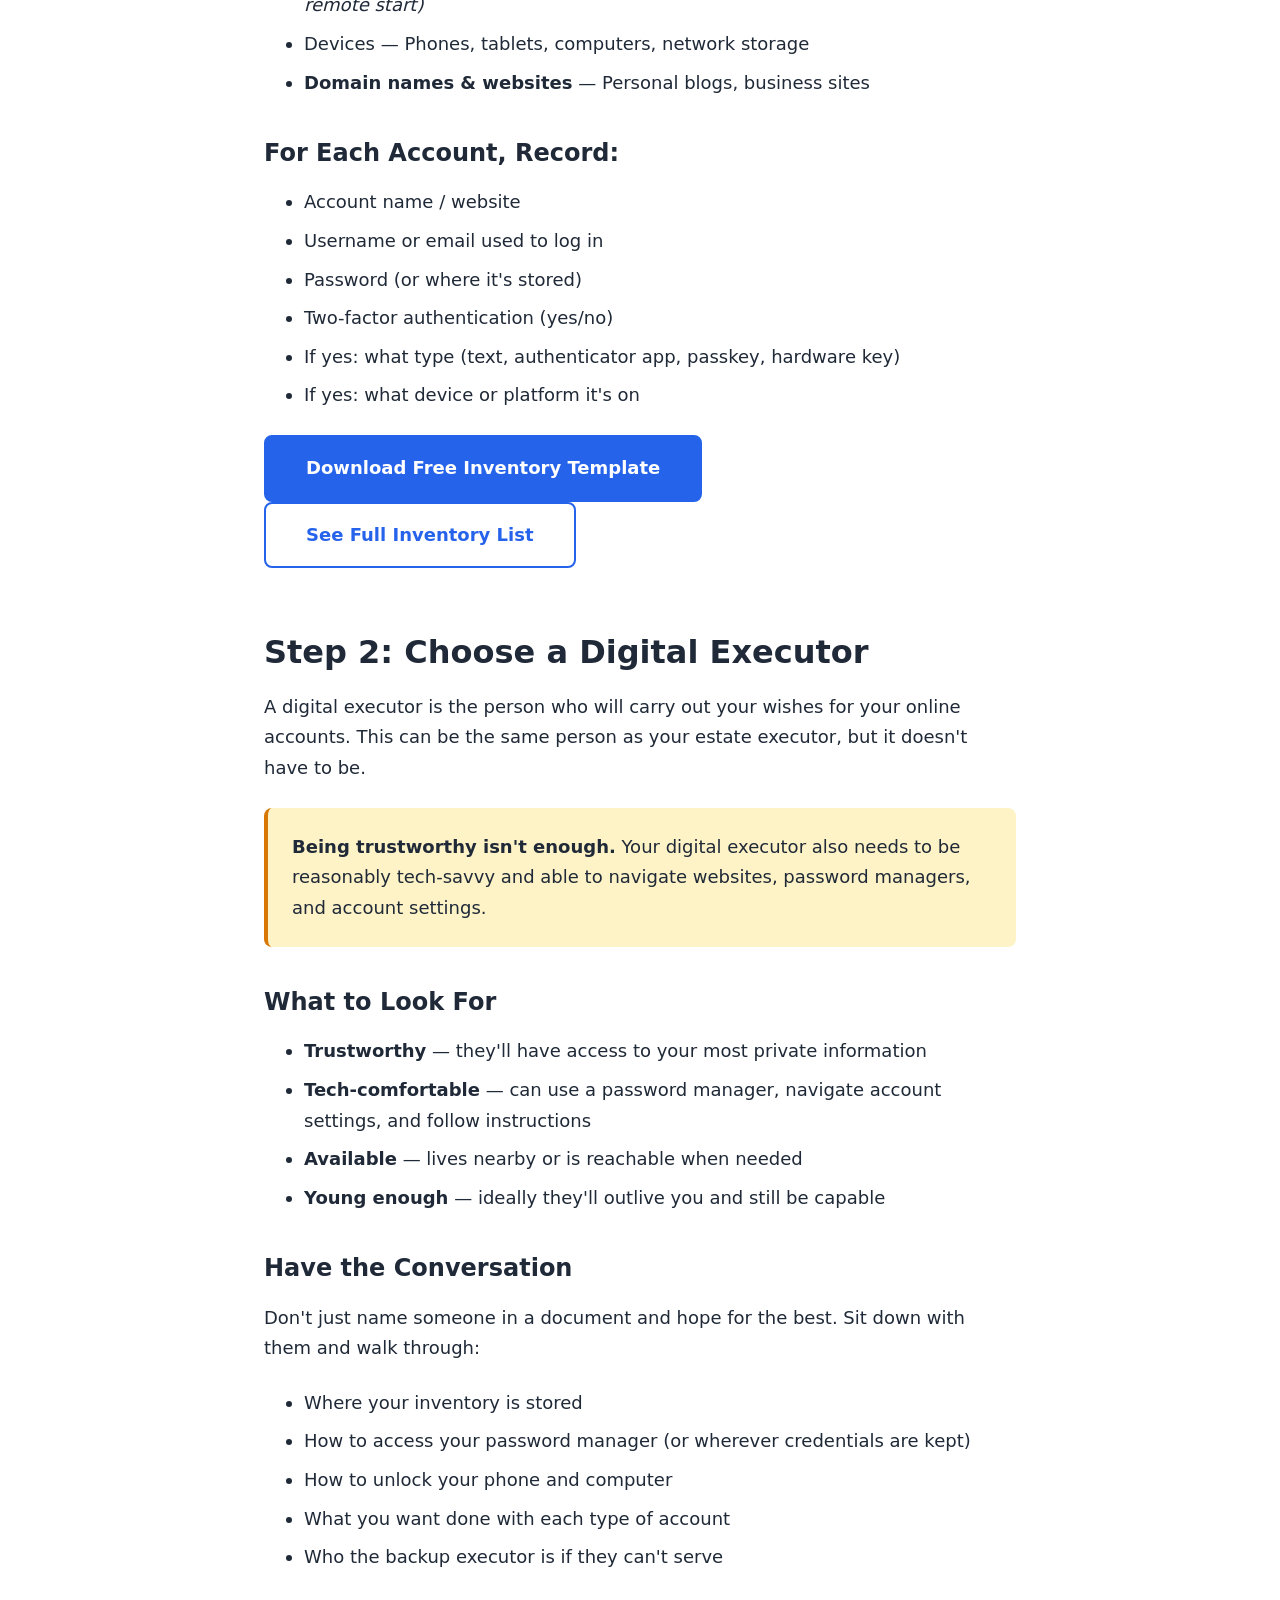
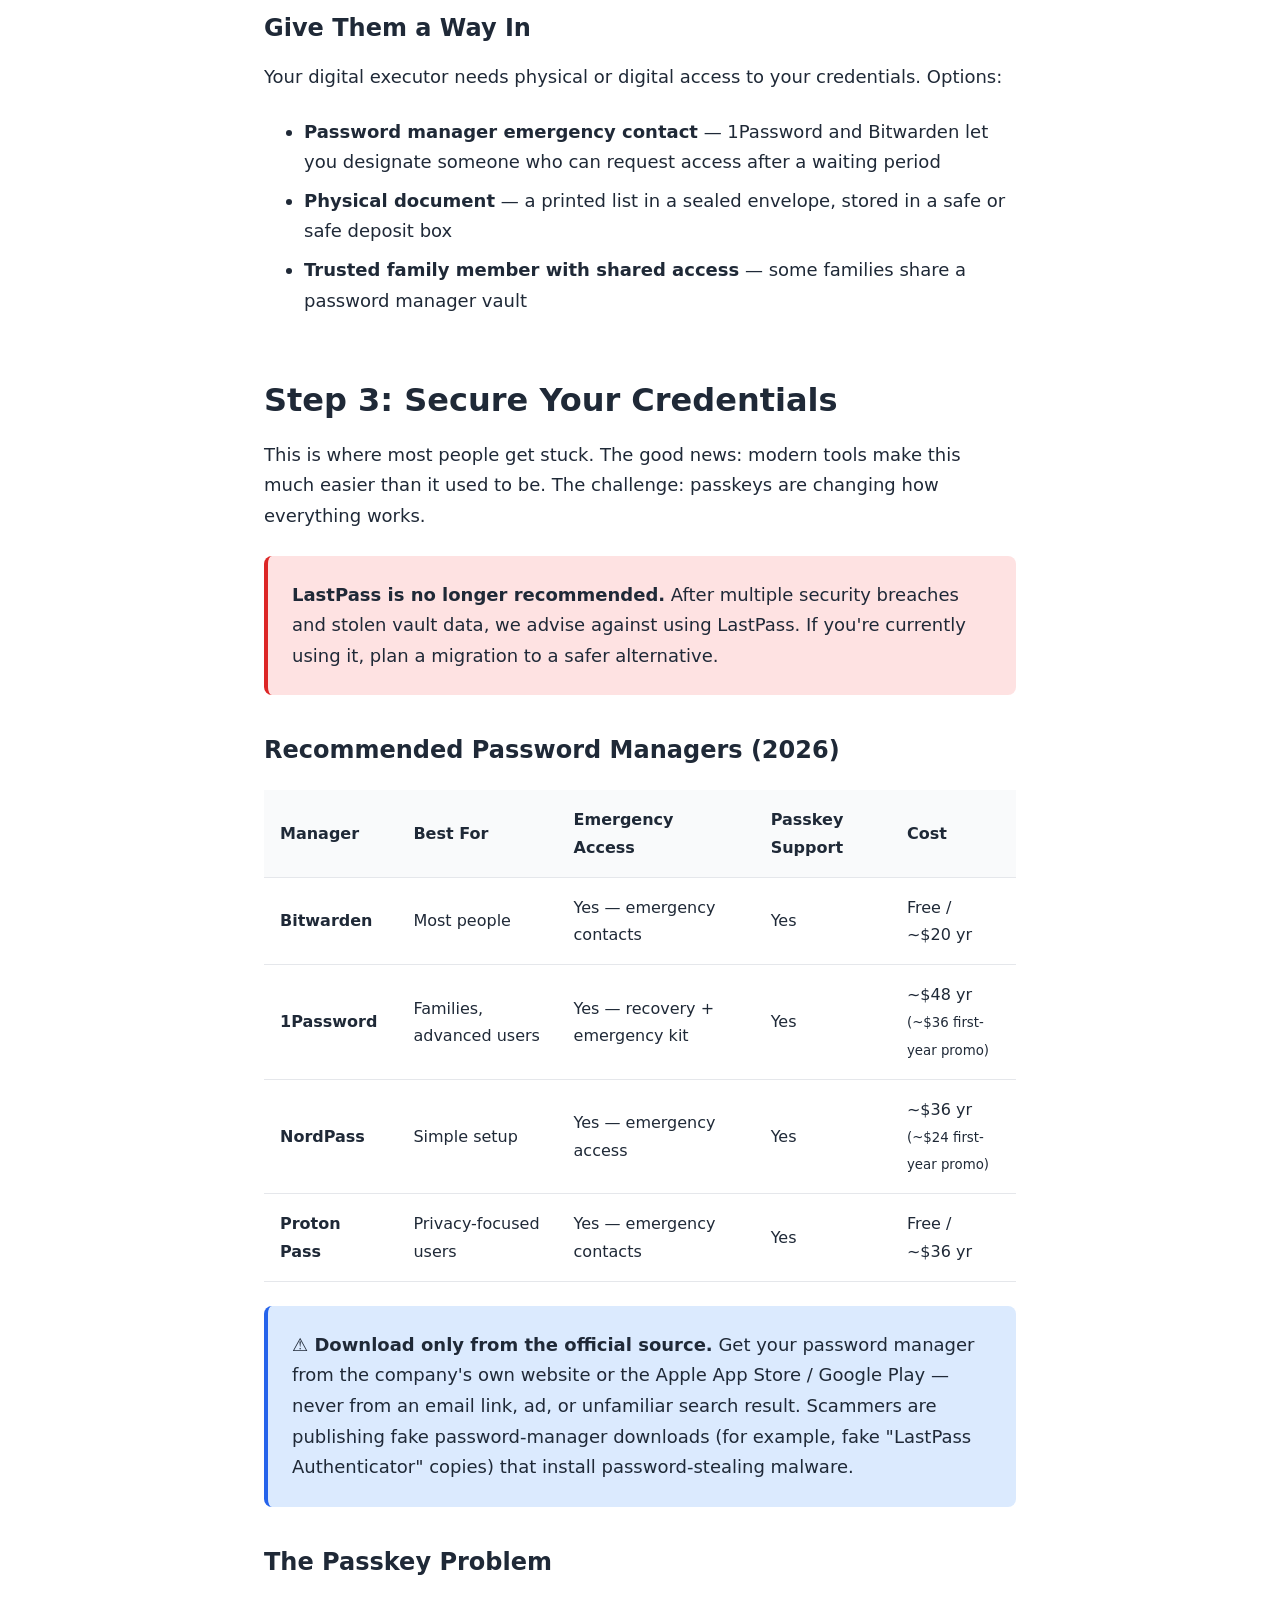
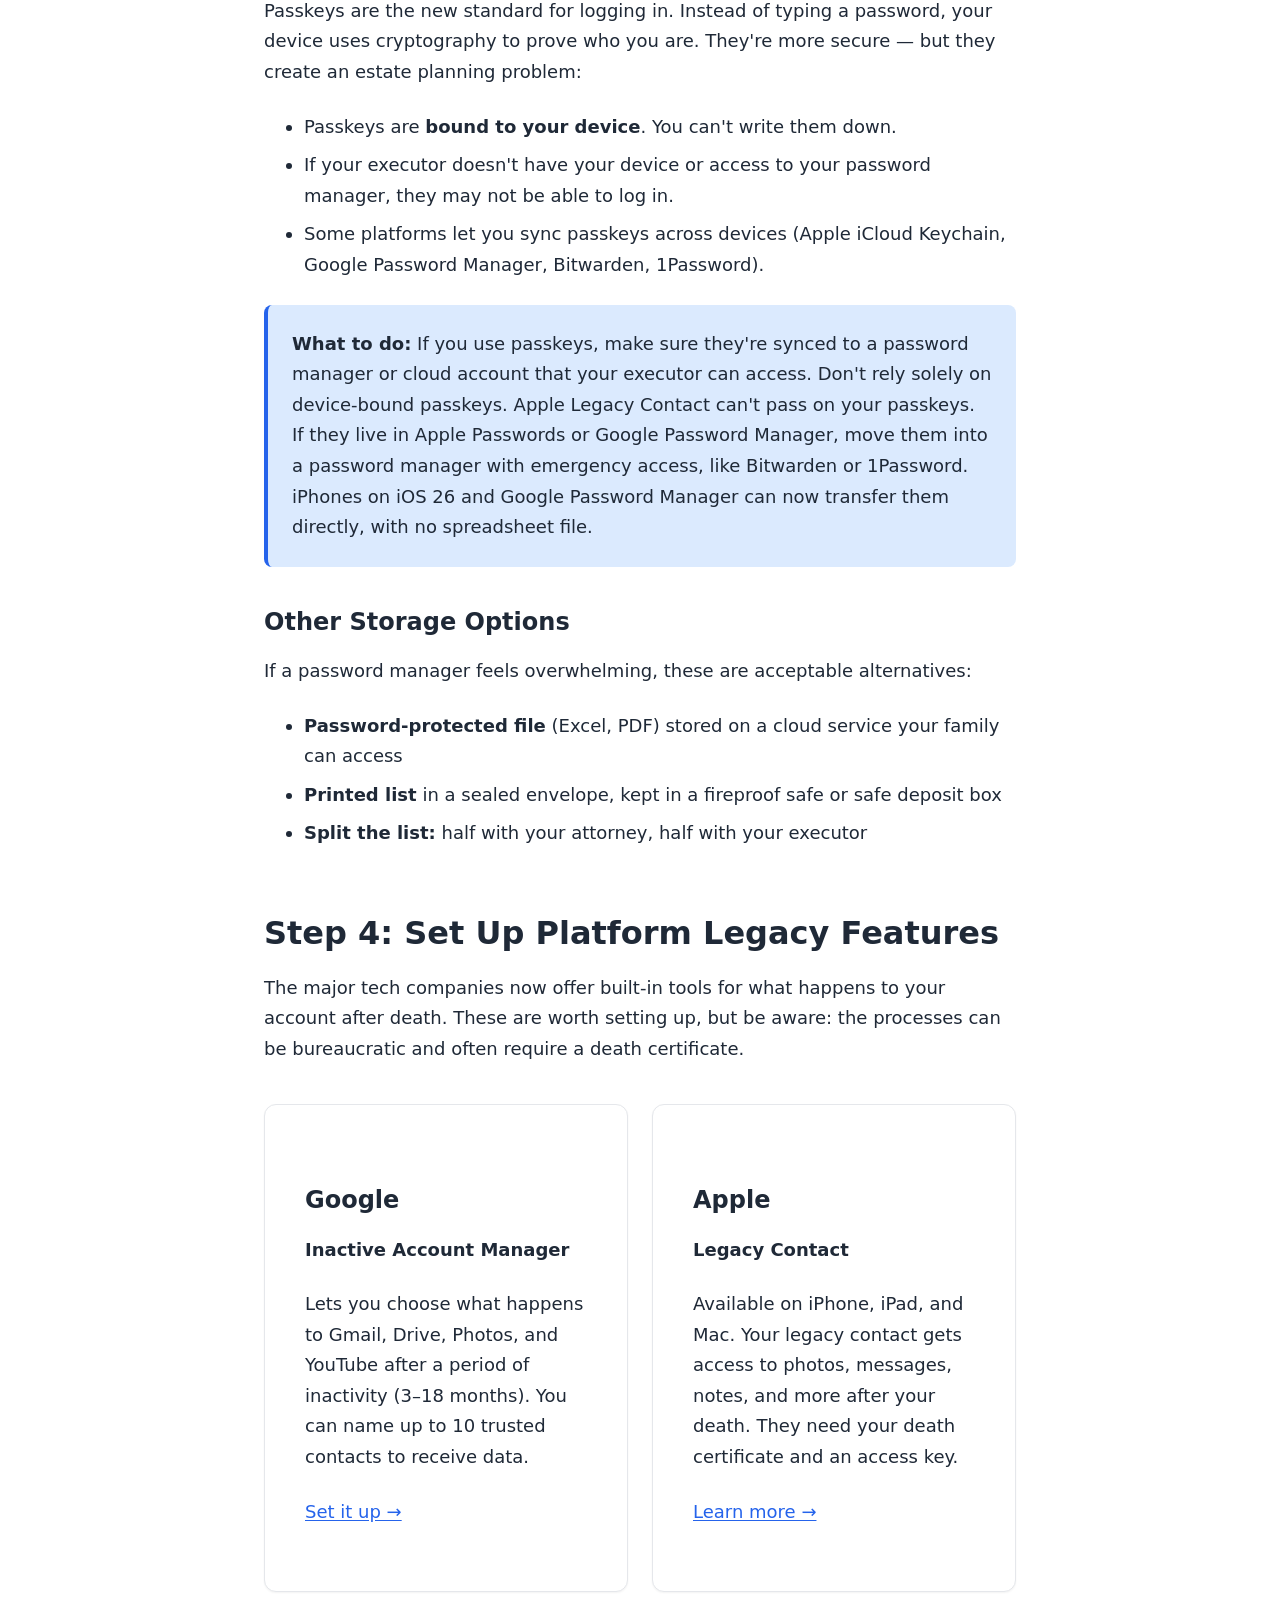
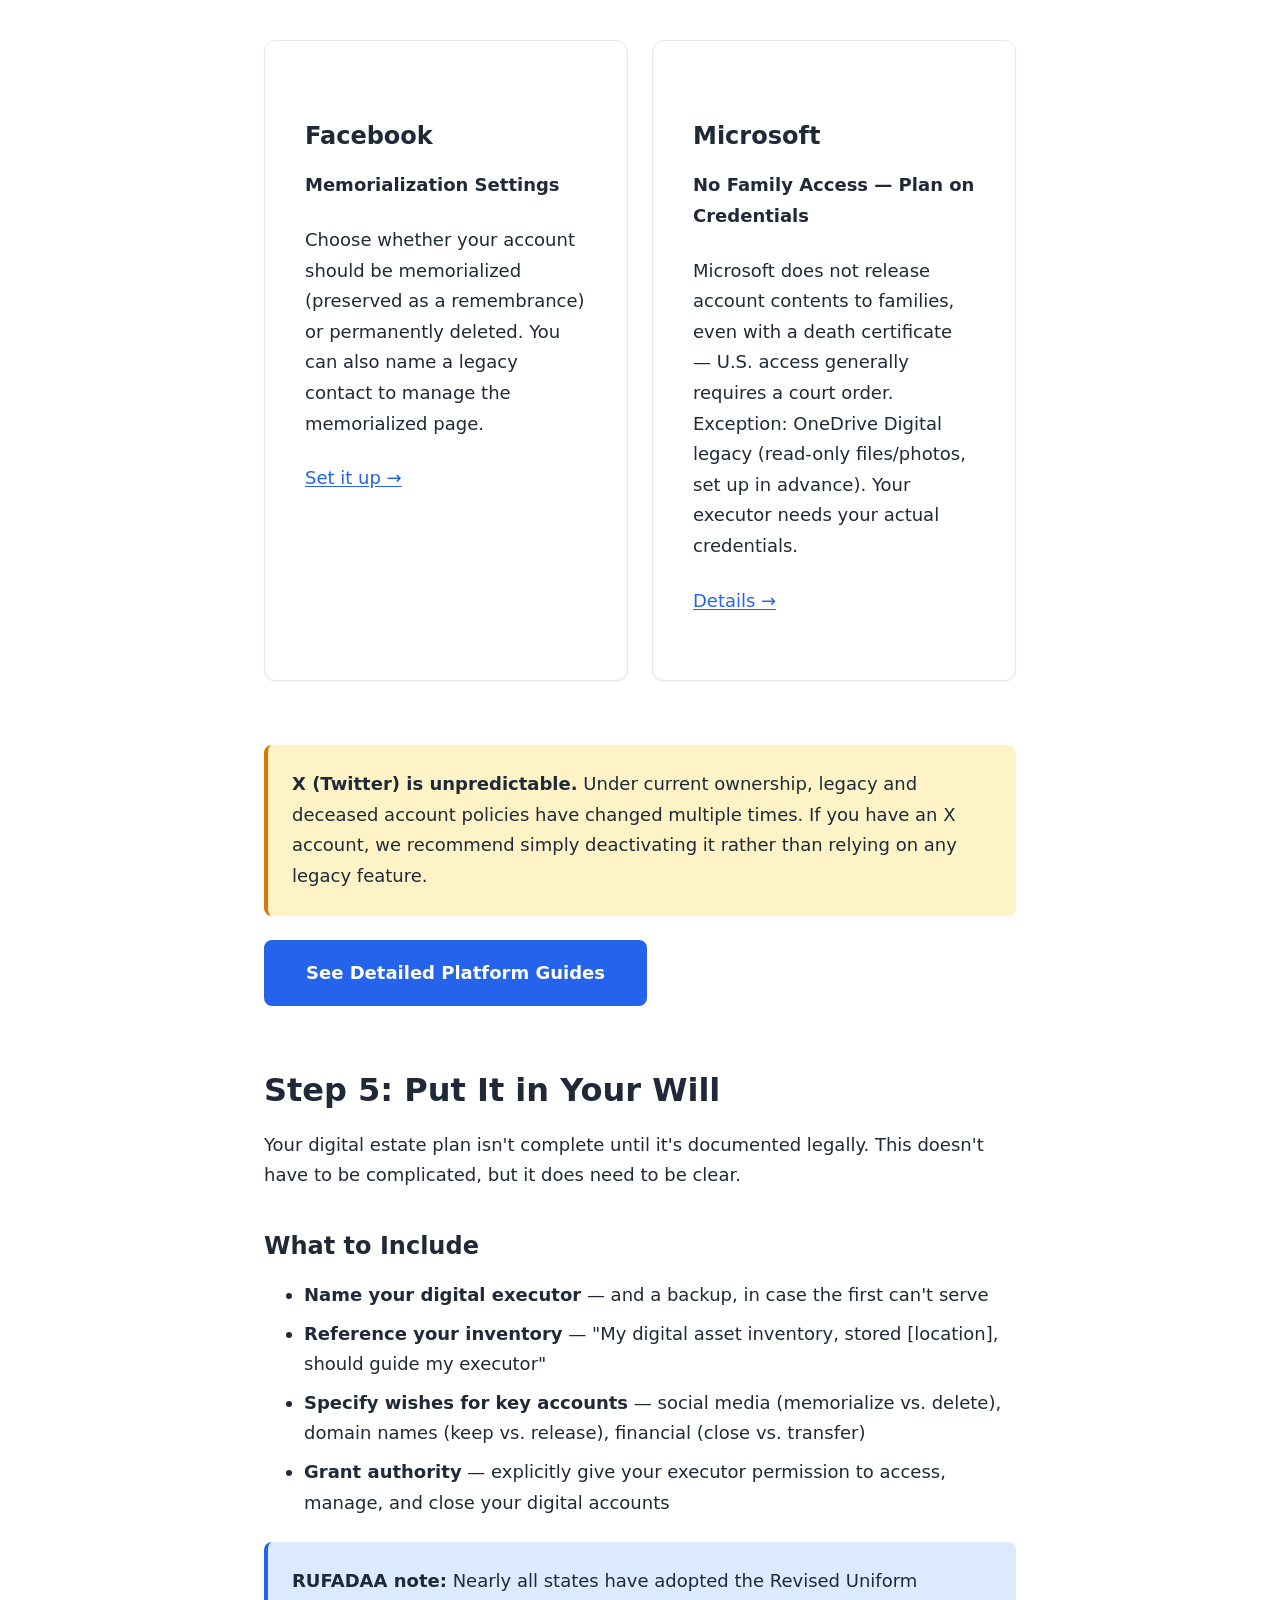
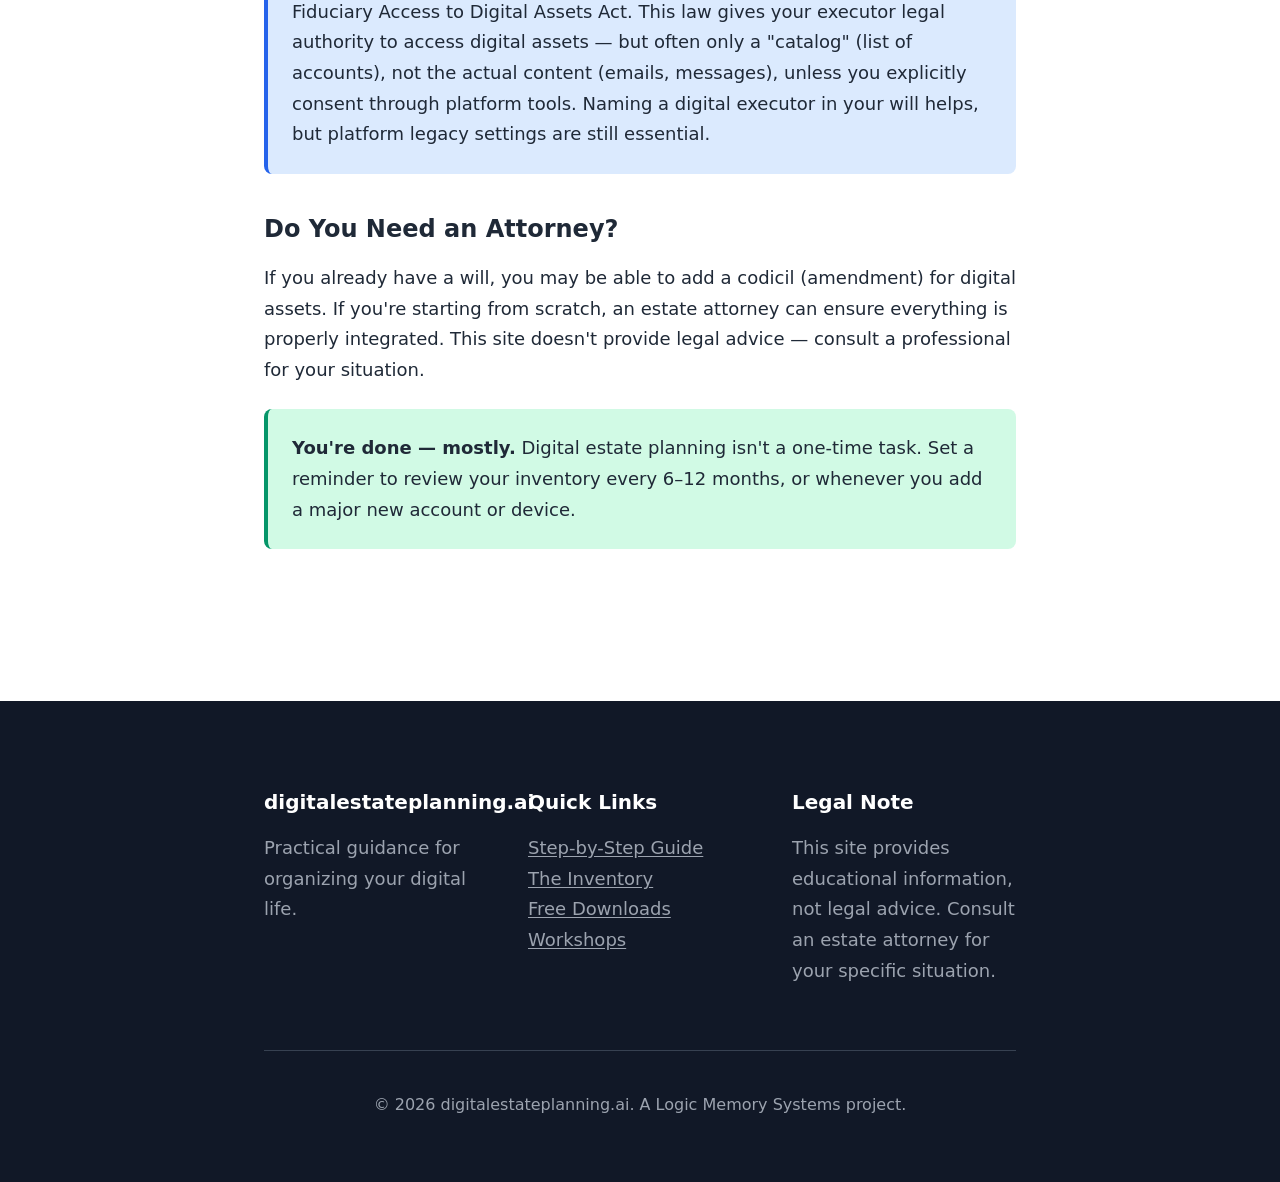
<file: guide.html>
<!DOCTYPE html>
<html lang="en">
<head>
  <meta charset="UTF-8">
  <meta name="viewport" content="width=device-width, initial-scale=1.0">
  <title>Step-by-Step Guide — Digital Estate Planning</title>
  <meta name="description" content="A 5-step guide to organizing your digital estate: inventory, executor, credentials, platform setup, and legal documentation.">
  <link rel="stylesheet" href="css/styles.css">
</head>
<body>

  <header class="site-header">
    <div class="header-inner">
      <a href="index.html" class="site-logo">digitalestateplanning.ai</a>
      <nav class="site-nav">
        <a href="index.html">Home</a>
        <a href="do-this-now.html" style="color: #dc2626; font-weight: 600;">Do This Now 🚨</a>
        <a href="guide.html">Step-by-Step Guide</a>
        <a href="inventory.html">The Inventory</a>
        <a href="platforms.html">Platform Guides</a>
        <a href="new-risks.html">New Risks</a>
        <a href="downloads.html">Downloads</a>
        <a href="services.html">Workshops</a>
      </nav>
    </div>
  </header>

  <section class="hero" style="padding: var(--space-xl) 0;">
    <div class="container">
      <h1>Step-by-Step Guide</h1>
      <p class="hero-subtitle">
        Five concrete steps to get your digital estate in order. 
        You don't need to finish everything today — but you do need to start.
      </p>
    </div>
  </section>

  <section>
    <div class="container">

      <!-- STEP 1 -->
      <h2 id="step1">Step 1: Make an Inventory of Everything</h2>
      <p>
        You can't protect what you don't know you have. Start by listing every online account, 
        device, subscription, and digital asset you own. This is the foundation everything else builds on.
      </p>

      <div class="callout callout-success">
        <strong>Don't try to do this in one sitting.</strong> Keep a running list on your phone or computer 
        and add to it over a week or two. You'll be surprised how many accounts you remember.
      </div>

      <h3>What to Include</h3>
      <ul>
        <li><strong>Email accounts</strong> — Gmail, Outlook, Yahoo, AOL, ProtonMail</li>
        <li><strong>Financial</strong> — Banks, credit cards, PayPal, Venmo, investments, cryptocurrency</li>
        <li><strong>Social media</strong> — Facebook, Instagram, LinkedIn, X, Pinterest, Reddit, Nextdoor</li>
        <li><strong>Cloud storage</strong> — Google Drive, iCloud, Dropbox, OneDrive</li>
        <li><strong>Shopping</strong> — Amazon, eBay, Etsy, Walmart, Target</li>
        <li><strong>Subscriptions</strong> — Netflix, Hulu, Spotify, Disney+, Audible, Kindle</li>
        <li><strong>Travel & loyalty</strong> — Airlines, hotels, Uber, Lyft, car rentals</li>
        <li><strong>Healthcare</strong> — Patient portals (MyChart), Medicare.gov, insurance</li>
        <li><strong>Government</strong> — Social Security, IRS, DMV</li>
        <li><strong>Smart home & IoT</strong> — Ring, Nest, smart locks, WiFi router, Alexa, Google Home</li>
        <li>AI services — ChatGPT, Claude, Gemini, Microsoft Copilot <em>(no legacy policies for most)</em></li>
        <li>Smart vehicle apps — Tesla, FordPass, GM, BMW Connected <em>(unlock, locate, remote start)</em></li>
        <li>Devices — Phones, tablets, computers, network storage</li>
        <li><strong>Domain names & websites</strong> — Personal blogs, business sites</li>
      </ul>

      <h3>For Each Account, Record:</h3>
      <ul>
        <li>Account name / website</li>
        <li>Username or email used to log in</li>
        <li>Password (or where it's stored)</li>
        <li>Two-factor authentication (yes/no)</li>
        <li>If yes: what type (text, authenticator app, passkey, hardware key)</li>
        <li>If yes: what device or platform it's on</li>
      </ul>

      <p>
        <a href="downloads.html" class="btn btn-primary">Download Free Inventory Template</a>
        <a href="inventory.html" class="btn btn-secondary">See Full Inventory List</a>
      </p>

      <!-- STEP 2 -->
      <h2 id="step2">Step 2: Choose a Digital Executor</h2>
      <p>
        A digital executor is the person who will carry out your wishes for your online accounts. 
        This can be the same person as your estate executor, but it doesn't have to be.
      </p>

      <div class="callout callout-warning">
        <strong>Being trustworthy isn't enough.</strong> Your digital executor also needs to be 
        reasonably tech-savvy and able to navigate websites, password managers, and account settings.
      </div>

      <h3>What to Look For</h3>
      <ul>
        <li><strong>Trustworthy</strong> — they'll have access to your most private information</li>
        <li><strong>Tech-comfortable</strong> — can use a password manager, navigate account settings, and follow instructions</li>
        <li><strong>Available</strong> — lives nearby or is reachable when needed</li>
        <li><strong>Young enough</strong> — ideally they'll outlive you and still be capable</li>
      </ul>

      <h3>Have the Conversation</h3>
      <p>
        Don't just name someone in a document and hope for the best. Sit down with them and walk through:
      </p>
      <ul>
        <li>Where your inventory is stored</li>
        <li>How to access your password manager (or wherever credentials are kept)</li>
        <li>How to unlock your phone and computer</li>
        <li>What you want done with each type of account</li>
        <li>Who the backup executor is if they can't serve</li>
      </ul>

      <h3>Give Them a Way In</h3>
      <p>
        Your digital executor needs physical or digital access to your credentials. Options:
      </p>
      <ul>
        <li><strong>Password manager emergency contact</strong> — 1Password and Bitwarden let you designate someone who can request access after a waiting period</li>
        <li><strong>Physical document</strong> — a printed list in a sealed envelope, stored in a safe or safe deposit box</li>
        <li><strong>Trusted family member with shared access</strong> — some families share a password manager vault</li>
      </ul>

      <!-- STEP 3 -->
      <h2 id="step3">Step 3: Secure Your Credentials</h2>
      <p>
        This is where most people get stuck. The good news: modern tools make this much easier than it used to be. 
        The challenge: passkeys are changing how everything works.
      </p>

      <div class="callout callout-danger">
        <strong>LastPass is no longer recommended.</strong> After multiple security breaches and stolen vault data, 
        we advise against using LastPass. If you're currently using it, plan a migration to a safer alternative.
      </div>

      <h3>Recommended Password Managers (2026)</h3>

      <table>
        <thead>
          <tr>
            <th>Manager</th>
            <th>Best For</th>
            <th>Emergency Access</th>
            <th>Passkey Support</th>
            <th>Cost</th>
          </tr>
        </thead>
        <tbody>
          <tr>
            <td><strong>Bitwarden</strong></td>
            <td>Most people</td>
            <td>Yes — emergency contacts</td>
            <td>Yes</td>
            <td>Free / ~$20 yr</td>
          </tr>
          <tr>
            <td><strong>1Password</strong></td>
            <td>Families, advanced users</td>
            <td>Yes — recovery + emergency kit</td>
            <td>Yes</td>
            <td>~$48 yr<br><small>(~$36 first-year promo)</small></td>
          </tr>
          <tr>
            <td><strong>NordPass</strong></td>
            <td>Simple setup</td>
            <td>Yes — emergency access</td>
            <td>Yes</td>
            <td>~$36 yr<br><small>(~$24 first-year promo)</small></td>
          </tr>
          <tr>
            <td><strong>Proton Pass</strong></td>
            <td>Privacy-focused users</td>
            <td>Yes — emergency contacts</td>
            <td>Yes</td>
            <td>Free / ~$36 yr</td>
          </tr>
        </tbody>
      </table>

      <div class="callout">
        <strong>⚠️ Download only from the official source.</strong> Get your password manager from the company's own
        website or the Apple App Store / Google Play — never from an email link, ad, or unfamiliar search result.
        Scammers are publishing fake password-manager downloads (for example, fake "LastPass Authenticator" copies)
        that install password-stealing malware.
      </div>

      <h3>The Passkey Problem</h3>
      <p>
        Passkeys are the new standard for logging in. Instead of typing a password, your device 
        uses cryptography to prove who you are. They're more secure — but they create an estate planning problem:
      </p>
      <ul>
        <li>Passkeys are <strong>bound to your device</strong>. You can't write them down.</li>
        <li>If your executor doesn't have your device or access to your password manager, they may not be able to log in.</li>
        <li>Some platforms let you sync passkeys across devices (Apple iCloud Keychain, Google Password Manager, Bitwarden, 1Password).</li>
      </ul>

      <div class="callout">
        <strong>What to do:</strong> If you use passkeys, make sure they're synced to a password manager 
        or cloud account that your executor can access. Don't rely solely on device-bound passkeys. Apple Legacy Contact can't pass on your passkeys. If they live in Apple Passwords or Google Password Manager, move them into a password manager with emergency access, like Bitwarden or 1Password. iPhones on iOS 26 and Google Password Manager can now transfer them directly, with no spreadsheet file.
      </div>

      <h3>Other Storage Options</h3>
      <p>If a password manager feels overwhelming, these are acceptable alternatives:</p>
      <ul>
        <li><strong>Password-protected file</strong> (Excel, PDF) stored on a cloud service your family can access</li>
        <li><strong>Printed list</strong> in a sealed envelope, kept in a fireproof safe or safe deposit box</li>
        <li><strong>Split the list:</strong> half with your attorney, half with your executor</li>
      </ul>

      <!-- STEP 4 -->
      <h2 id="step4">Step 4: Set Up Platform Legacy Features</h2>
      <p>
        The major tech companies now offer built-in tools for what happens to your account after death. 
        These are worth setting up, but be aware: the processes can be bureaucratic and often require a death certificate.
      </p>

      <div class="card-grid">
        <div class="card">
          <h3>Google</h3>
          <p><strong>Inactive Account Manager</strong></p>
          <p>Lets you choose what happens to Gmail, Drive, Photos, and YouTube after a period of inactivity (3–18 months). You can name up to 10 trusted contacts to receive data.</p>
          <p><a href="https://myaccount.google.com/inactive" target="_blank">Set it up →</a></p>
        </div>
        <div class="card">
          <h3>Apple</h3>
          <p><strong>Legacy Contact</strong></p>
          <p>Available on iPhone, iPad, and Mac. Your legacy contact gets access to photos, messages, notes, and more after your death. They need your death certificate and an access key.</p>
          <p><a href="https://support.apple.com/en-us/HT212360" target="_blank">Learn more →</a></p>
        </div>
        <div class="card">
          <h3>Facebook</h3>
          <p><strong>Memorialization Settings</strong></p>
          <p>Choose whether your account should be memorialized (preserved as a remembrance) or permanently deleted. You can also name a legacy contact to manage the memorialized page.</p>
          <p><a href="https://www.facebook.com/settings?tab=memorialization" target="_blank">Set it up →</a></p>
        </div>
        <div class="card">
          <h3>Microsoft</h3>
          <p><strong>No Family Access — Plan on Credentials</strong></p>
          <p>Microsoft does not release account contents to families, even with a death certificate — U.S. access generally requires a court order. Exception: OneDrive Digital legacy (read-only files/photos, set up in advance). Your executor needs your actual credentials.</p>
          <p><a href="platforms.html">Details →</a></p>
        </div>
      </div>

      <div class="callout callout-warning">
        <strong>X (Twitter) is unpredictable.</strong> Under current ownership, legacy and deceased account policies 
        have changed multiple times. If you have an X account, we recommend simply deactivating it rather than 
        relying on any legacy feature.
      </div>

      <p>
        <a href="platforms.html" class="btn btn-primary">See Detailed Platform Guides</a>
      </p>

      <!-- STEP 5 -->
      <h2 id="step5">Step 5: Put It in Your Will</h2>
      <p>
        Your digital estate plan isn't complete until it's documented legally. This doesn't have to be complicated, 
        but it does need to be clear.
      </p>

      <h3>What to Include</h3>
      <ul>
        <li><strong>Name your digital executor</strong> — and a backup, in case the first can't serve</li>
        <li><strong>Reference your inventory</strong> — "My digital asset inventory, stored [location], should guide my executor"</li>
        <li><strong>Specify wishes for key accounts</strong> — social media (memorialize vs. delete), domain names (keep vs. release), financial (close vs. transfer)</li>
        <li><strong>Grant authority</strong> — explicitly give your executor permission to access, manage, and close your digital accounts</li>
      </ul>

      <div class="callout">
        <strong>RUFADAA note:</strong> Nearly all states have adopted the Revised Uniform Fiduciary Access to Digital Assets Act. 
        This law gives your executor legal authority to access digital assets — but often only a "catalog" (list of accounts), 
        not the actual content (emails, messages), unless you explicitly consent through platform tools. 
        Naming a digital executor in your will helps, but platform legacy settings are still essential.
      </div>

      <h3>Do You Need an Attorney?</h3>
      <p>
        If you already have a will, you may be able to add a codicil (amendment) for digital assets. 
        If you're starting from scratch, an estate attorney can ensure everything is properly integrated. 
        This site doesn't provide legal advice — consult a professional for your situation.
      </p>

      <div class="callout callout-success">
        <strong>You're done — mostly.</strong> Digital estate planning isn't a one-time task. 
        Set a reminder to review your inventory every 6–12 months, or whenever you add a major new account or device.
      </div>

    </div>
  </section>

  <footer class="site-footer">
    <div class="container">
      <div class="footer-grid">
        <div>
          <h4 style="color: white;">digitalestateplanning.ai</h4>
          <p>Practical guidance for organizing your digital life.</p>
        </div>
        <div>
          <h4 style="color: white;">Quick Links</h4>
          <p><a href="guide.html">Step-by-Step Guide</a><br>
          <a href="inventory.html">The Inventory</a><br>
          <a href="downloads.html">Free Downloads</a><br>
          <a href="services.html">Workshops</a></p>
        </div>
        <div>
          <h4 style="color: white;">Legal Note</h4>
          <p>This site provides educational information, not legal advice. Consult an estate attorney for your specific situation.</p>
        </div>
      </div>
      <div class="footer-bottom">
        <p>&copy; 2026 digitalestateplanning.ai. A Logic Memory Systems project.</p>
      </div>
    </div>
  </footer>

</body>
</html>
</file>
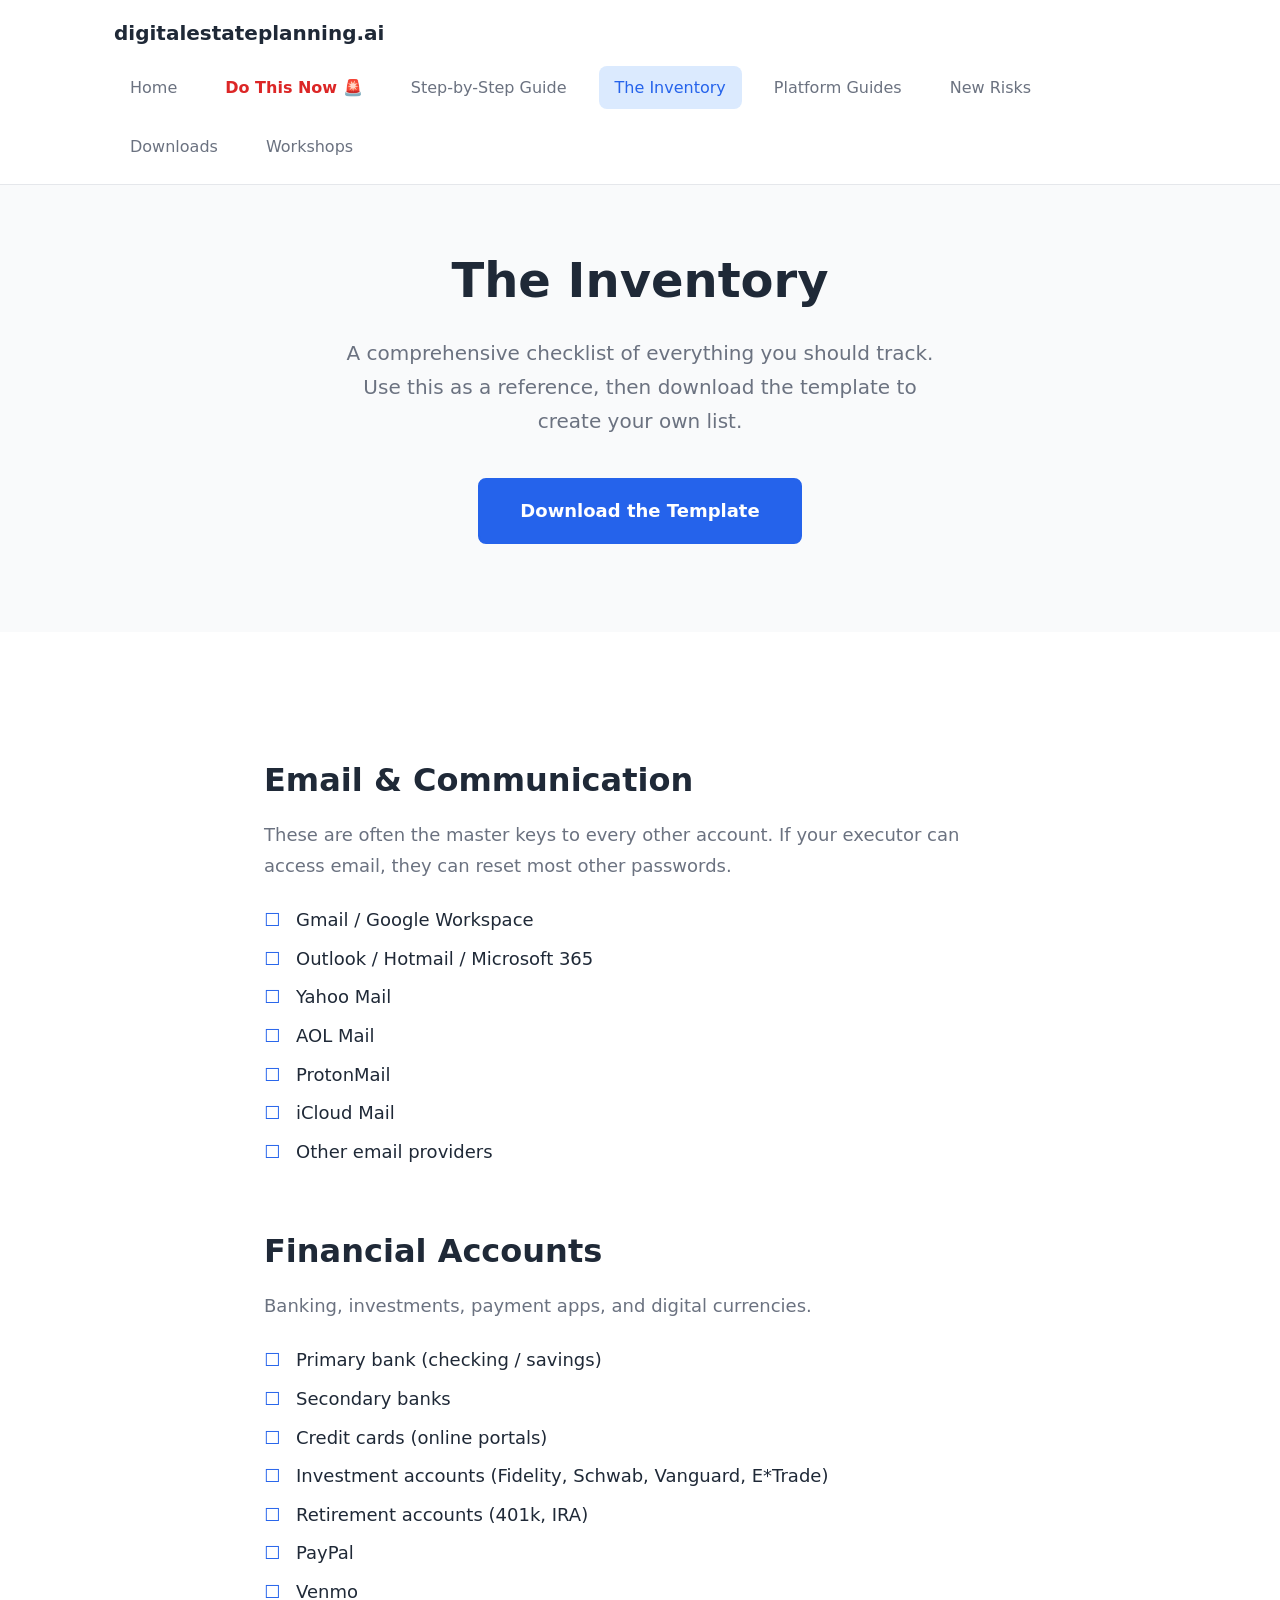
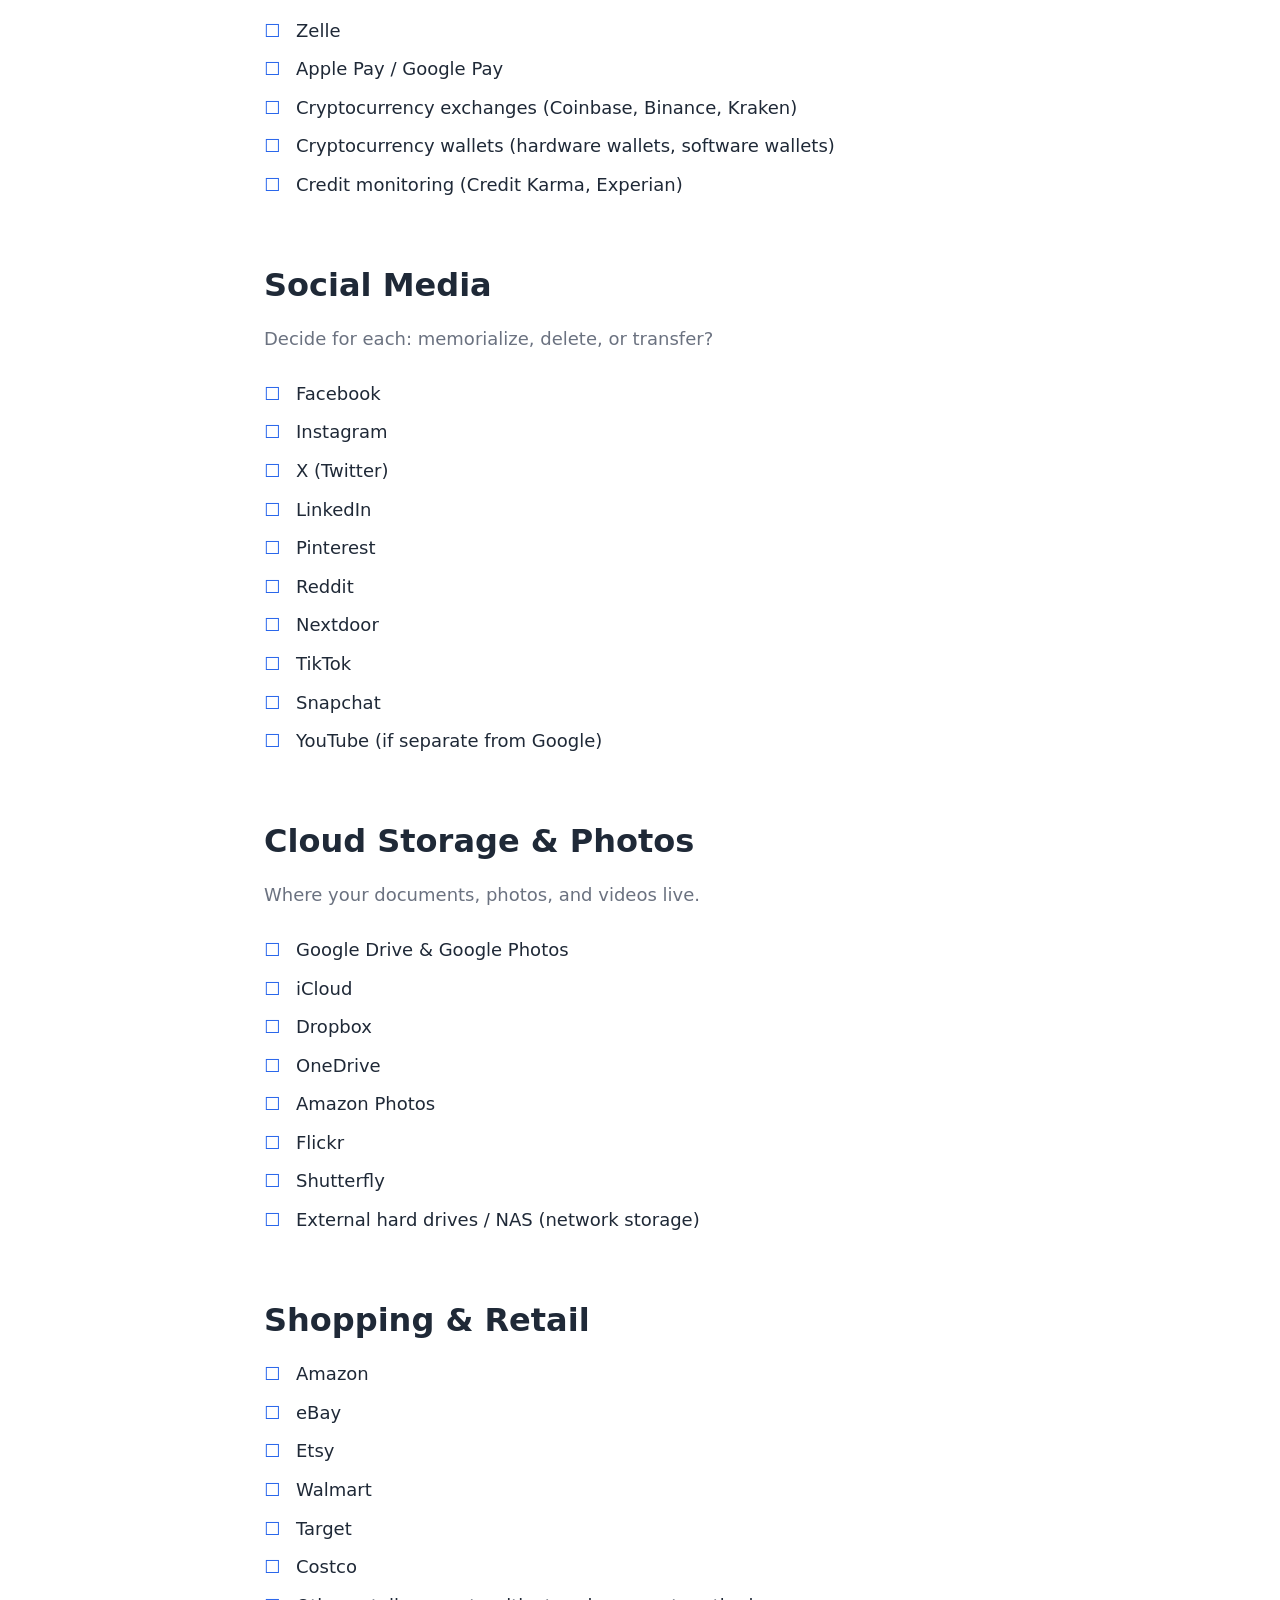
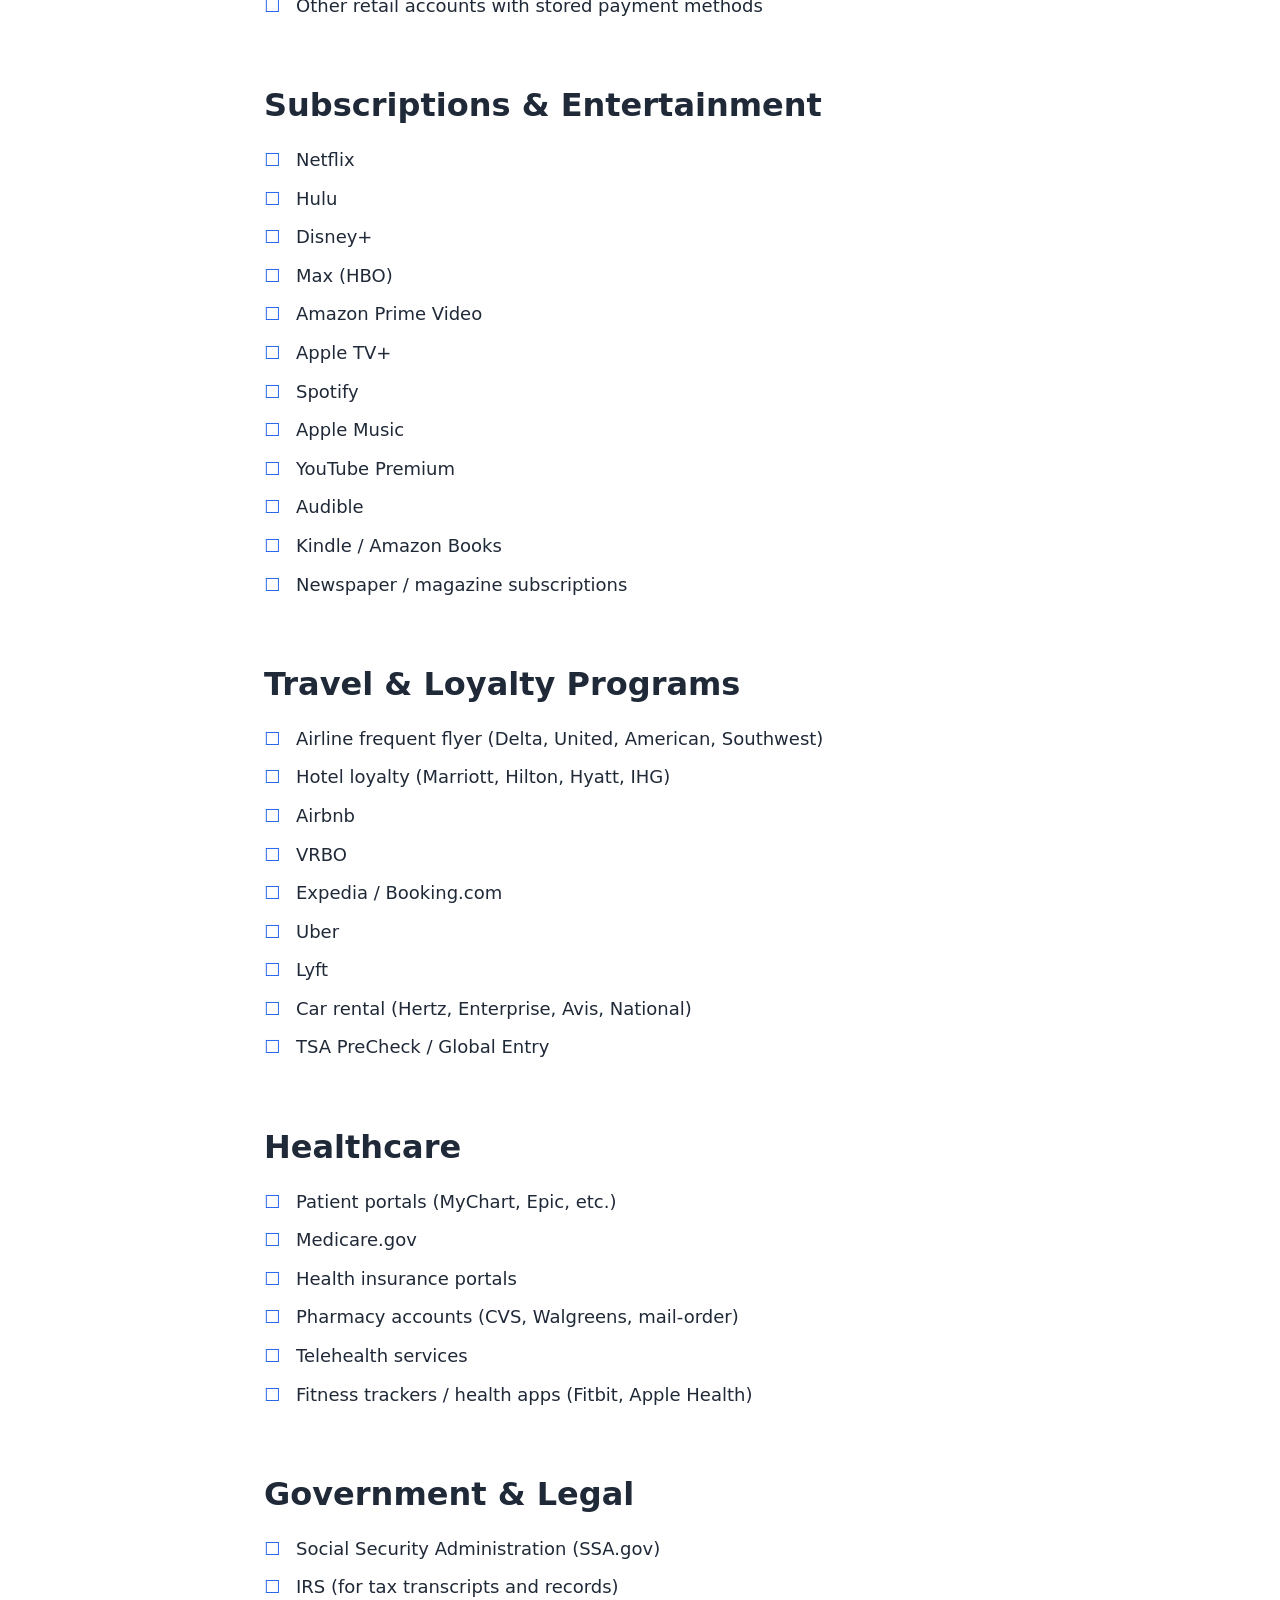
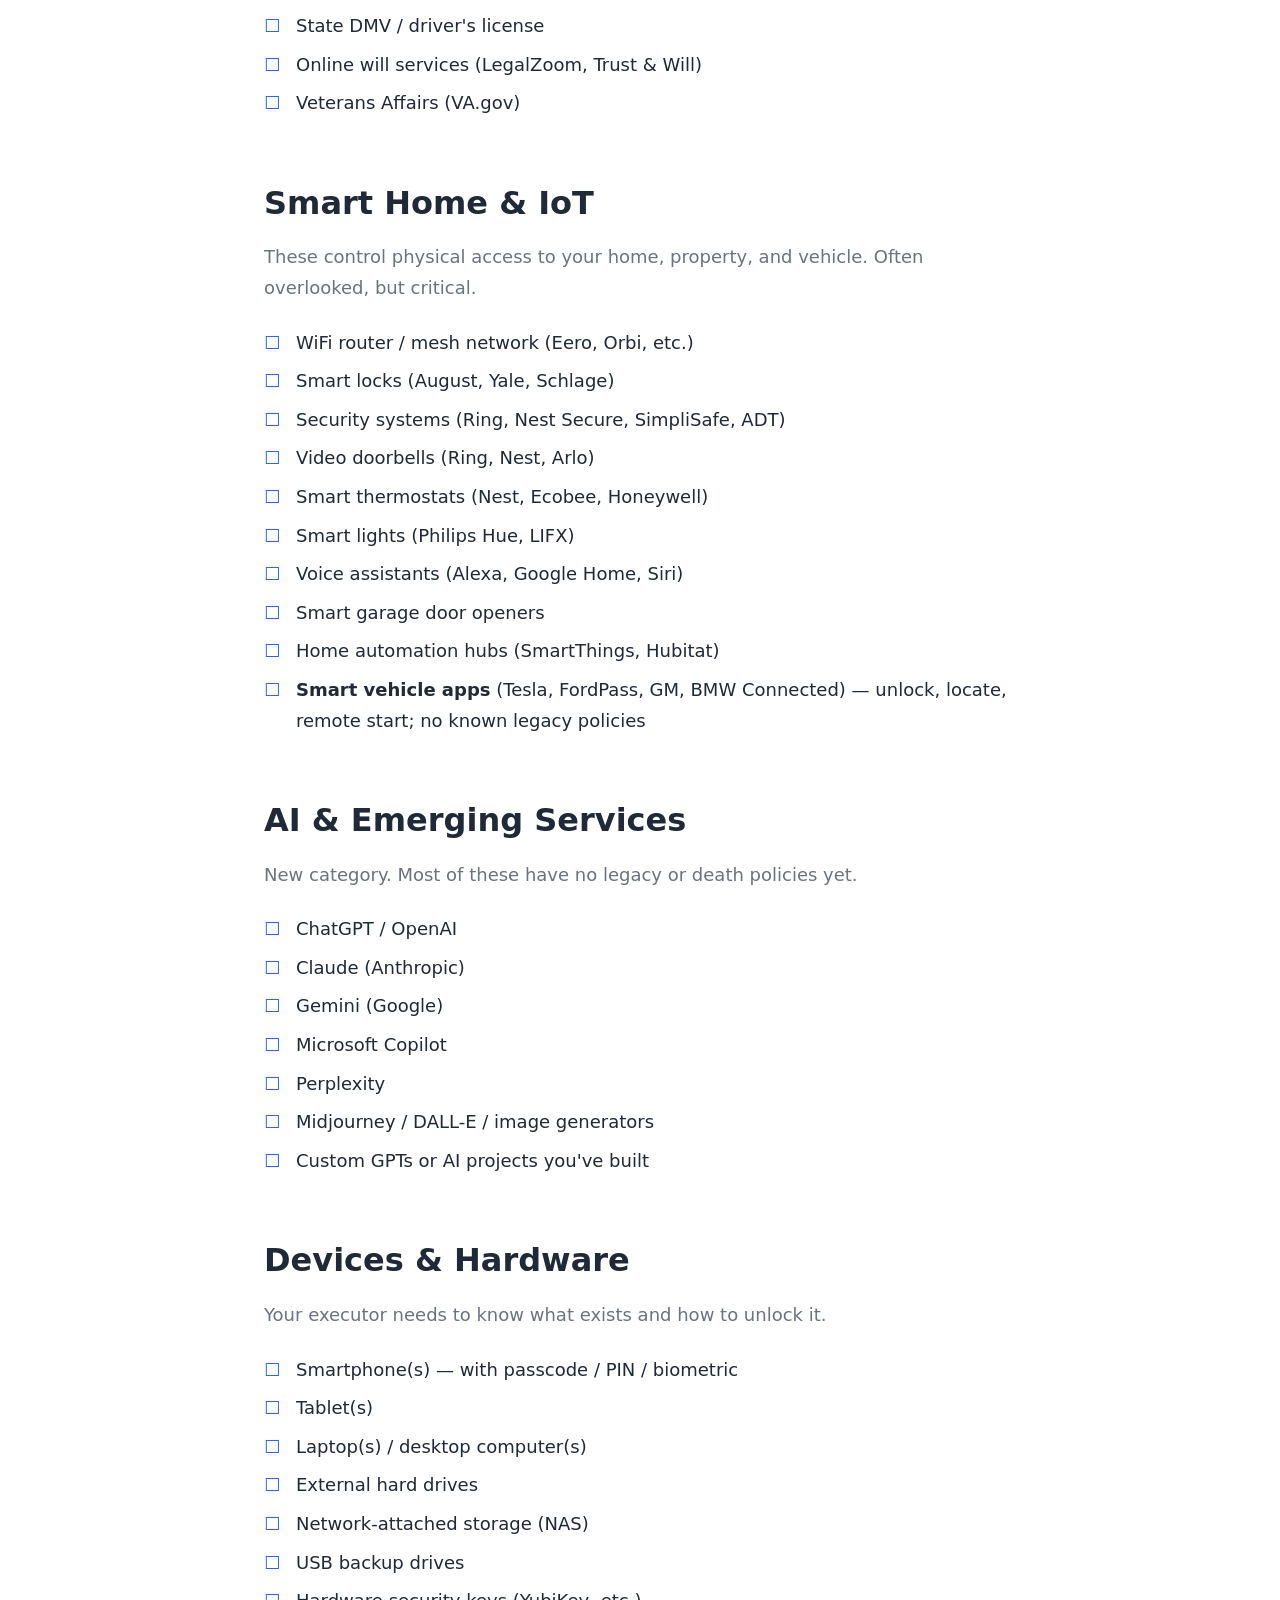
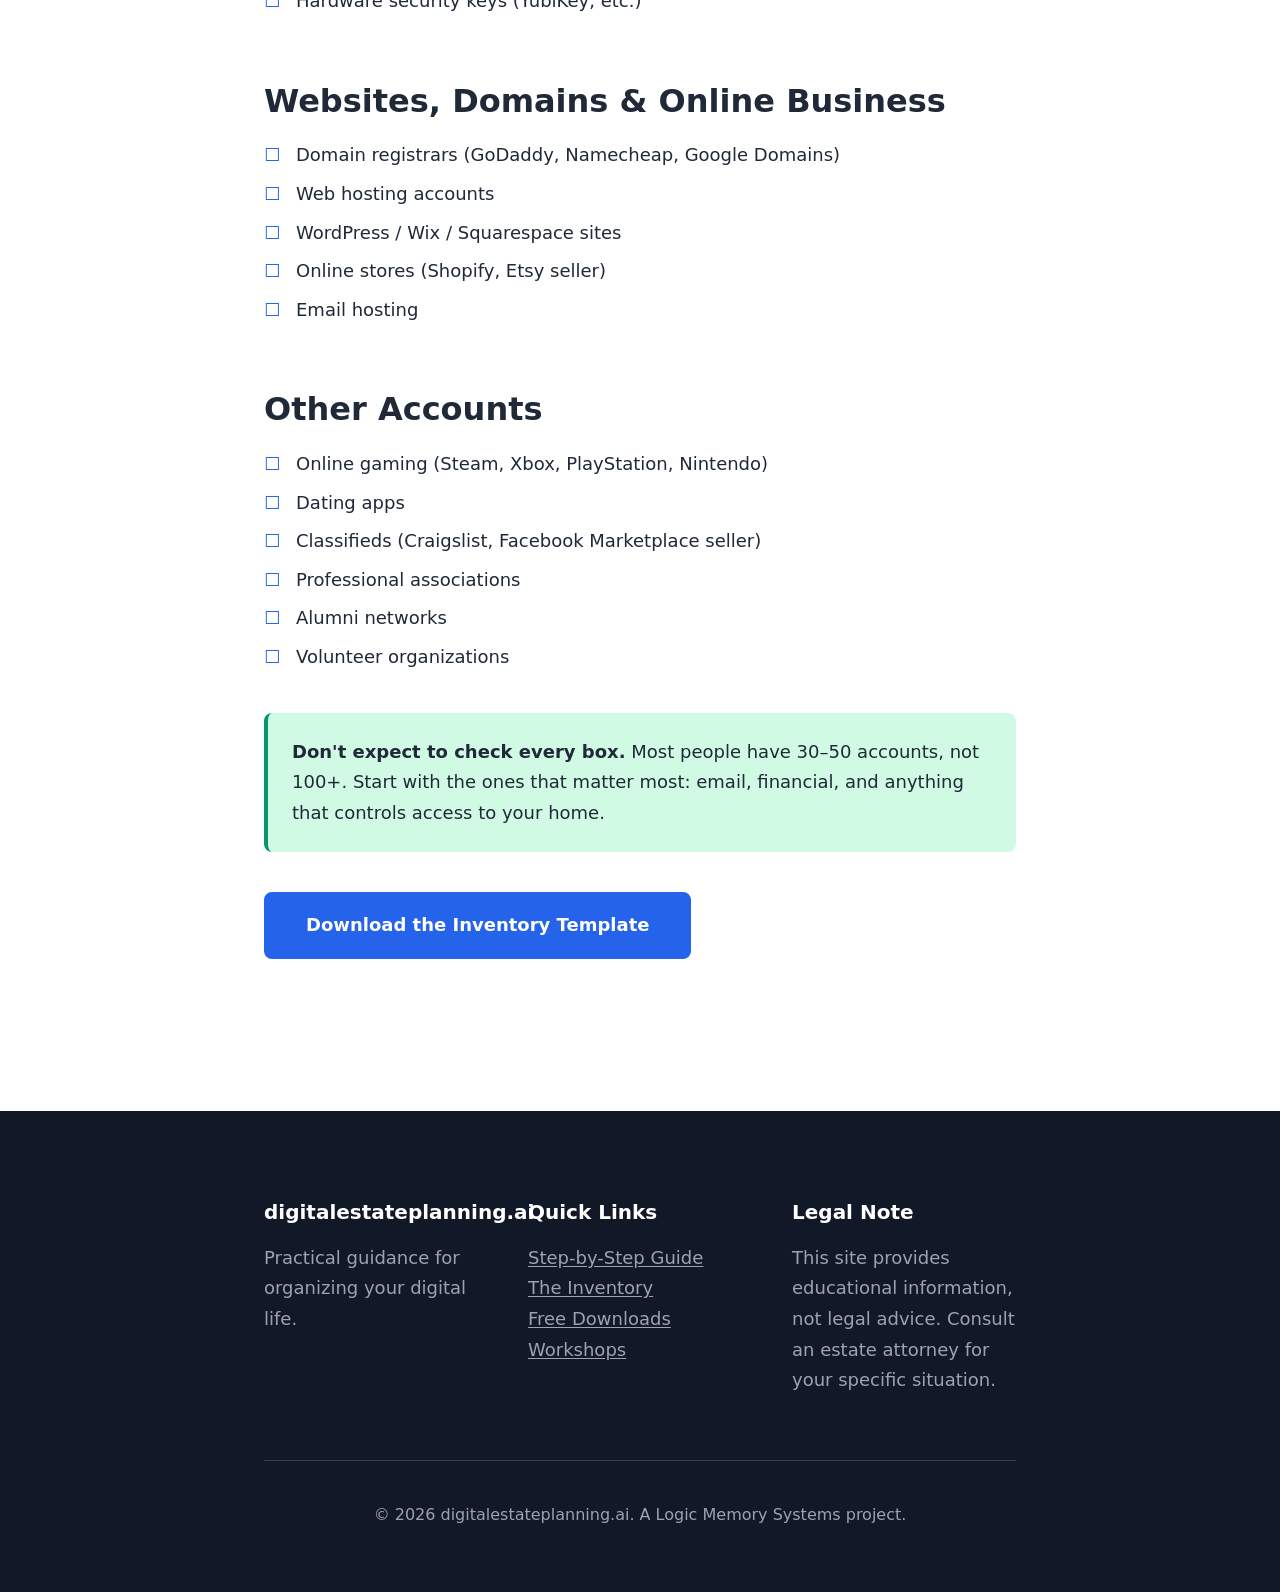
<file: inventory.html>
<!DOCTYPE html>
<html lang="en">
<head>
  <meta charset="UTF-8">
  <meta name="viewport" content="width=device-width, initial-scale=1.0">
  <title>The Inventory — Digital Estate Planning</title>
  <meta name="description" content="A comprehensive checklist of digital assets to inventory for your estate plan, including traditional accounts, smart home devices, and AI services.">
  <link rel="stylesheet" href="css/styles.css">
</head>
<body>

  <header class="site-header">
    <div class="header-inner">
      <a href="index.html" class="site-logo">digitalestateplanning.ai</a>
      <nav class="site-nav">
        <a href="index.html">Home</a>
        <a href="do-this-now.html" style="color: #dc2626; font-weight: 600;">Do This Now 🚨</a>
        <a href="guide.html">Step-by-Step Guide</a>
        <a href="inventory.html" class="active">The Inventory</a>
        <a href="platforms.html">Platform Guides</a>
        <a href="new-risks.html">New Risks</a>
        <a href="downloads.html">Downloads</a>
        <a href="services.html">Workshops</a>
      </nav>
    </div>
  </header>

  <section class="hero" style="padding: var(--space-xl) 0;">
    <div class="container">
      <h1>The Inventory</h1>
      <p class="hero-subtitle">
        A comprehensive checklist of everything you should track. 
        Use this as a reference, then download the template to create your own list.
      </p>
      <p><a href="downloads.html" class="btn btn-primary">Download the Template</a></p>
    </div>
  </section>

  <section>
    <div class="container">

      <h2>Email & Communication</h2>
      <p class="text-light">These are often the master keys to every other account. If your executor can access email, they can reset most other passwords.</p>
      <ul class="checklist">
        <li>Gmail / Google Workspace</li>
        <li>Outlook / Hotmail / Microsoft 365</li>
        <li>Yahoo Mail</li>
        <li>AOL Mail</li>
        <li>ProtonMail</li>
        <li>iCloud Mail</li>
        <li>Other email providers</li>
      </ul>

      <h2>Financial Accounts</h2>
      <p class="text-light">Banking, investments, payment apps, and digital currencies.</p>
      <ul class="checklist">
        <li>Primary bank (checking / savings)</li>
        <li>Secondary banks</li>
        <li>Credit cards (online portals)</li>
        <li>Investment accounts (Fidelity, Schwab, Vanguard, E*Trade)</li>
        <li>Retirement accounts (401k, IRA)</li>
        <li>PayPal</li>
        <li>Venmo</li>
        <li>Zelle</li>
        <li>Apple Pay / Google Pay</li>
        <li>Cryptocurrency exchanges (Coinbase, Binance, Kraken)</li>
        <li>Cryptocurrency wallets (hardware wallets, software wallets)</li>
        <li>Credit monitoring (Credit Karma, Experian)</li>
      </ul>

      <h2>Social Media</h2>
      <p class="text-light">Decide for each: memorialize, delete, or transfer?</p>
      <ul class="checklist">
        <li>Facebook</li>
        <li>Instagram</li>
        <li>X (Twitter)</li>
        <li>LinkedIn</li>
        <li>Pinterest</li>
        <li>Reddit</li>
        <li>Nextdoor</li>
        <li>TikTok</li>
        <li>Snapchat</li>
        <li>YouTube (if separate from Google)</li>
      </ul>

      <h2>Cloud Storage & Photos</h2>
      <p class="text-light">Where your documents, photos, and videos live.</p>
      <ul class="checklist">
        <li>Google Drive & Google Photos</li>
        <li>iCloud</li>
        <li>Dropbox</li>
        <li>OneDrive</li>
        <li>Amazon Photos</li>
        <li>Flickr</li>
        <li>Shutterfly</li>
        <li>External hard drives / NAS (network storage)</li>
      </ul>

      <h2>Shopping & Retail</h2>
      <ul class="checklist">
        <li>Amazon</li>
        <li>eBay</li>
        <li>Etsy</li>
        <li>Walmart</li>
        <li>Target</li>
        <li>Costco</li>
        <li>Other retail accounts with stored payment methods</li>
      </ul>

      <h2>Subscriptions & Entertainment</h2>
      <ul class="checklist">
        <li>Netflix</li>
        <li>Hulu</li>
        <li>Disney+</li>
        <li>Max (HBO)</li>
        <li>Amazon Prime Video</li>
        <li>Apple TV+</li>
        <li>Spotify</li>
        <li>Apple Music</li>
        <li>YouTube Premium</li>
        <li>Audible</li>
        <li>Kindle / Amazon Books</li>
        <li>Newspaper / magazine subscriptions</li>
      </ul>

      <h2>Travel & Loyalty Programs</h2>
      <ul class="checklist">
        <li>Airline frequent flyer (Delta, United, American, Southwest)</li>
        <li>Hotel loyalty (Marriott, Hilton, Hyatt, IHG)</li>
        <li>Airbnb</li>
        <li>VRBO</li>
        <li>Expedia / Booking.com</li>
        <li>Uber</li>
        <li>Lyft</li>
        <li>Car rental (Hertz, Enterprise, Avis, National)</li>
        <li>TSA PreCheck / Global Entry</li>
      </ul>

      <h2>Healthcare</h2>
      <ul class="checklist">
        <li>Patient portals (MyChart, Epic, etc.)</li>
        <li>Medicare.gov</li>
        <li>Health insurance portals</li>
        <li>Pharmacy accounts (CVS, Walgreens, mail-order)</li>
        <li>Telehealth services</li>
        <li>Fitness trackers / health apps (Fitbit, Apple Health)</li>
      </ul>

      <h2>Government & Legal</h2>
      <ul class="checklist">
        <li>Social Security Administration (SSA.gov)</li>
        <li>IRS (for tax transcripts and records)</li>
        <li>State DMV / driver's license</li>
        <li>Online will services (LegalZoom, Trust & Will)</li>
        <li>Veterans Affairs (VA.gov)</li>
      </ul>

      <h2>Smart Home & IoT</h2>
      <p class="text-light">These control physical access to your home, property, and vehicle. Often overlooked, but critical.</p>
      <ul class="checklist">
        <li>WiFi router / mesh network (Eero, Orbi, etc.)</li>
        <li>Smart locks (August, Yale, Schlage)</li>
        <li>Security systems (Ring, Nest Secure, SimpliSafe, ADT)</li>
        <li>Video doorbells (Ring, Nest, Arlo)</li>
        <li>Smart thermostats (Nest, Ecobee, Honeywell)</li>
        <li>Smart lights (Philips Hue, LIFX)</li>
        <li>Voice assistants (Alexa, Google Home, Siri)</li>
        <li>Smart garage door openers</li>
        <li>Home automation hubs (SmartThings, Hubitat)</li>
        <li><strong>Smart vehicle apps</strong> (Tesla, FordPass, GM, BMW Connected) — unlock, locate, remote start; no known legacy policies</li>
      </ul>

      <h2>AI & Emerging Services</h2>
      <p class="text-light">New category. Most of these have no legacy or death policies yet.</p>
      <ul class="checklist">
        <li>ChatGPT / OpenAI</li>
        <li>Claude (Anthropic)</li>
        <li>Gemini (Google)</li>
        <li>Microsoft Copilot</li>
        <li>Perplexity</li>
        <li>Midjourney / DALL-E / image generators</li>
        <li>Custom GPTs or AI projects you've built</li>
      </ul>

      <h2>Devices & Hardware</h2>
      <p class="text-light">Your executor needs to know what exists and how to unlock it.</p>
      <ul class="checklist">
        <li>Smartphone(s) — with passcode / PIN / biometric</li>
        <li>Tablet(s)</li>
        <li>Laptop(s) / desktop computer(s)</li>
        <li>External hard drives</li>
        <li>Network-attached storage (NAS)</li>
        <li>USB backup drives</li>
        <li>Hardware security keys (YubiKey, etc.)</li>
      </ul>

      <h2>Websites, Domains & Online Business</h2>
      <ul class="checklist">
        <li>Domain registrars (GoDaddy, Namecheap, Google Domains)</li>
        <li>Web hosting accounts</li>
        <li>WordPress / Wix / Squarespace sites</li>
        <li>Online stores (Shopify, Etsy seller)</li>
        <li>Email hosting</li>
      </ul>

      <h2>Other Accounts</h2>
      <ul class="checklist">
        <li>Online gaming (Steam, Xbox, PlayStation, Nintendo)</li>
        <li>Dating apps</li>
        <li>Classifieds (Craigslist, Facebook Marketplace seller)</li>
        <li>Professional associations</li>
        <li>Alumni networks</li>
        <li>Volunteer organizations</li>
      </ul>

      <div class="callout callout-success mt-lg">
        <strong>Don't expect to check every box.</strong> Most people have 30–50 accounts, not 100+. 
        Start with the ones that matter most: email, financial, and anything that controls access to your home.
      </div>

      <p class="mt-lg">
        <a href="downloads.html" class="btn btn-primary">Download the Inventory Template</a>
      </p>

    </div>
  </section>

  <footer class="site-footer">
    <div class="container">
      <div class="footer-grid">
        <div>
          <h4 style="color: white;">digitalestateplanning.ai</h4>
          <p>Practical guidance for organizing your digital life.</p>
        </div>
        <div>
          <h4 style="color: white;">Quick Links</h4>
          <p><a href="guide.html">Step-by-Step Guide</a><br>
          <a href="inventory.html">The Inventory</a><br>
          <a href="downloads.html">Free Downloads</a><br>
          <a href="services.html">Workshops</a></p>
        </div>
        <div>
          <h4 style="color: white;">Legal Note</h4>
          <p>This site provides educational information, not legal advice. Consult an estate attorney for your specific situation.</p>
        </div>
      </div>
      <div class="footer-bottom">
        <p>&copy; 2026 digitalestateplanning.ai. A Logic Memory Systems project.</p>
      </div>
    </div>
  </footer>

</body>
</html>
</file>
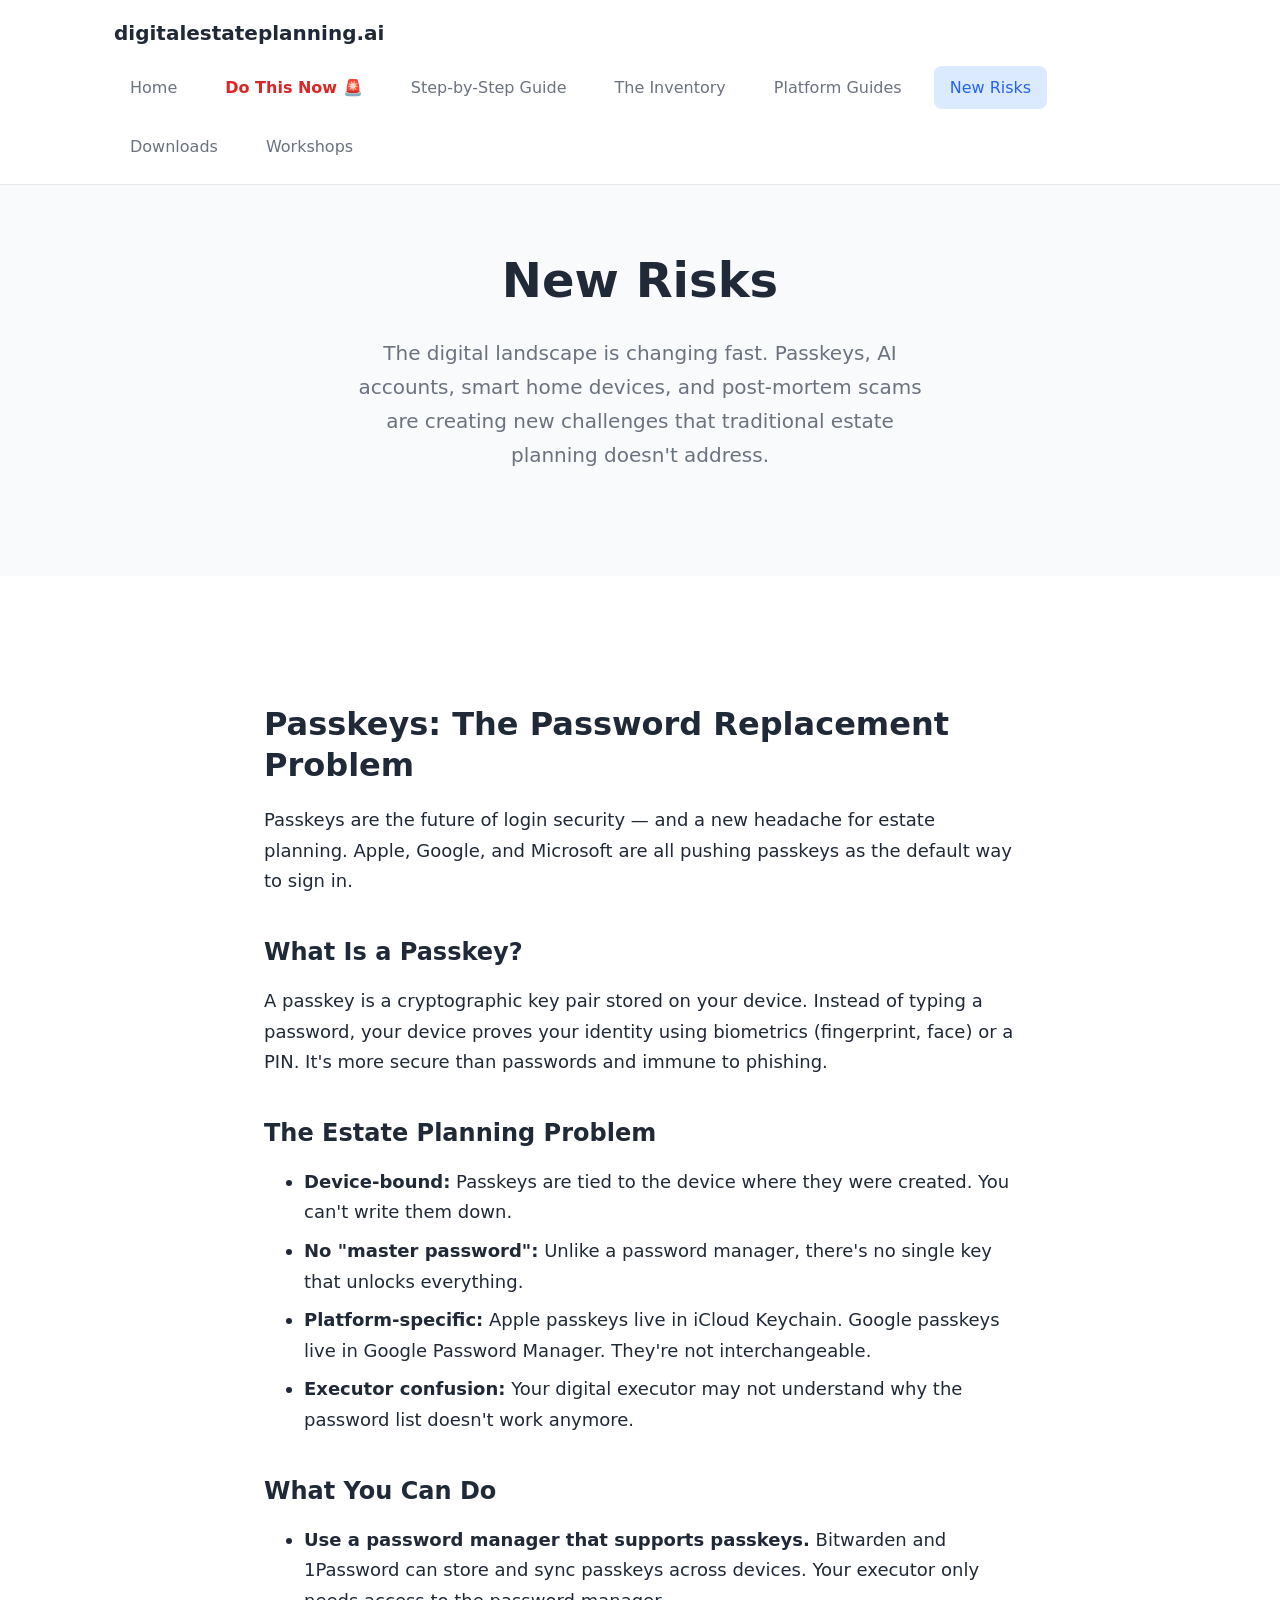
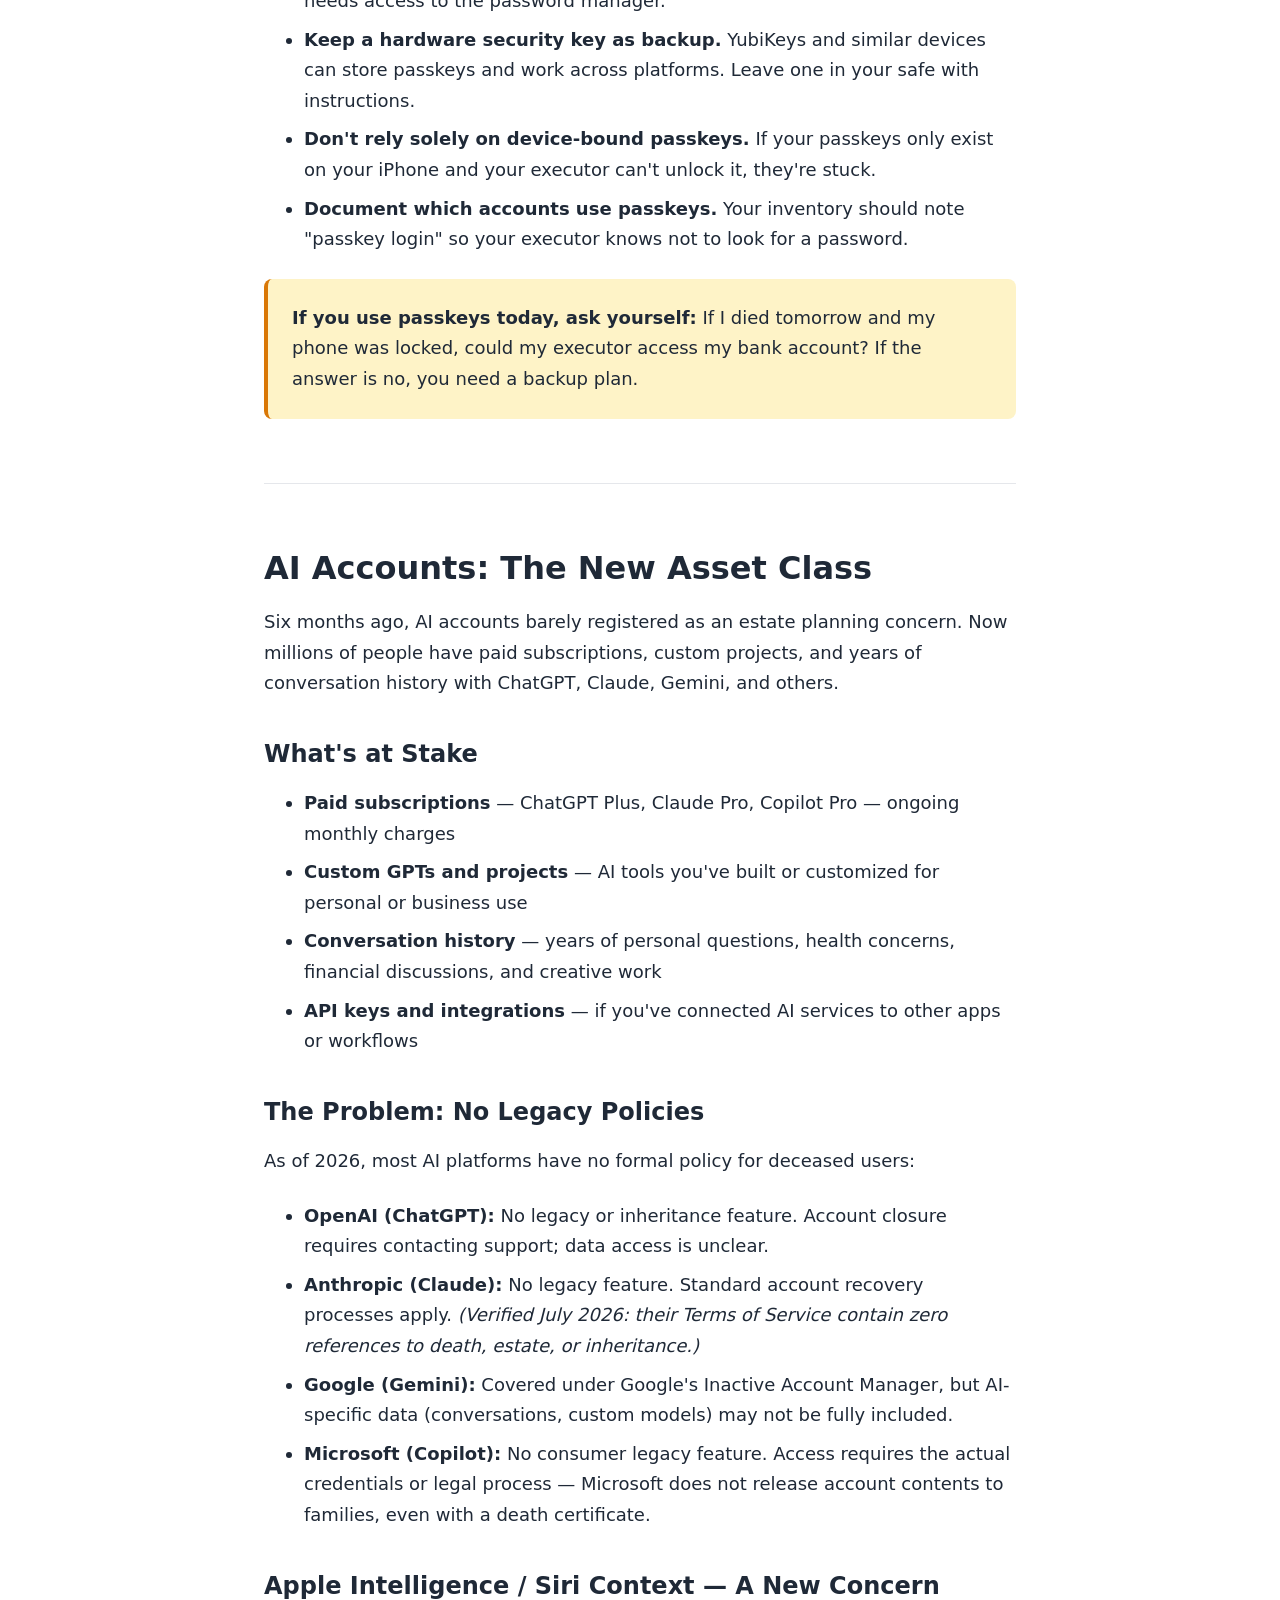
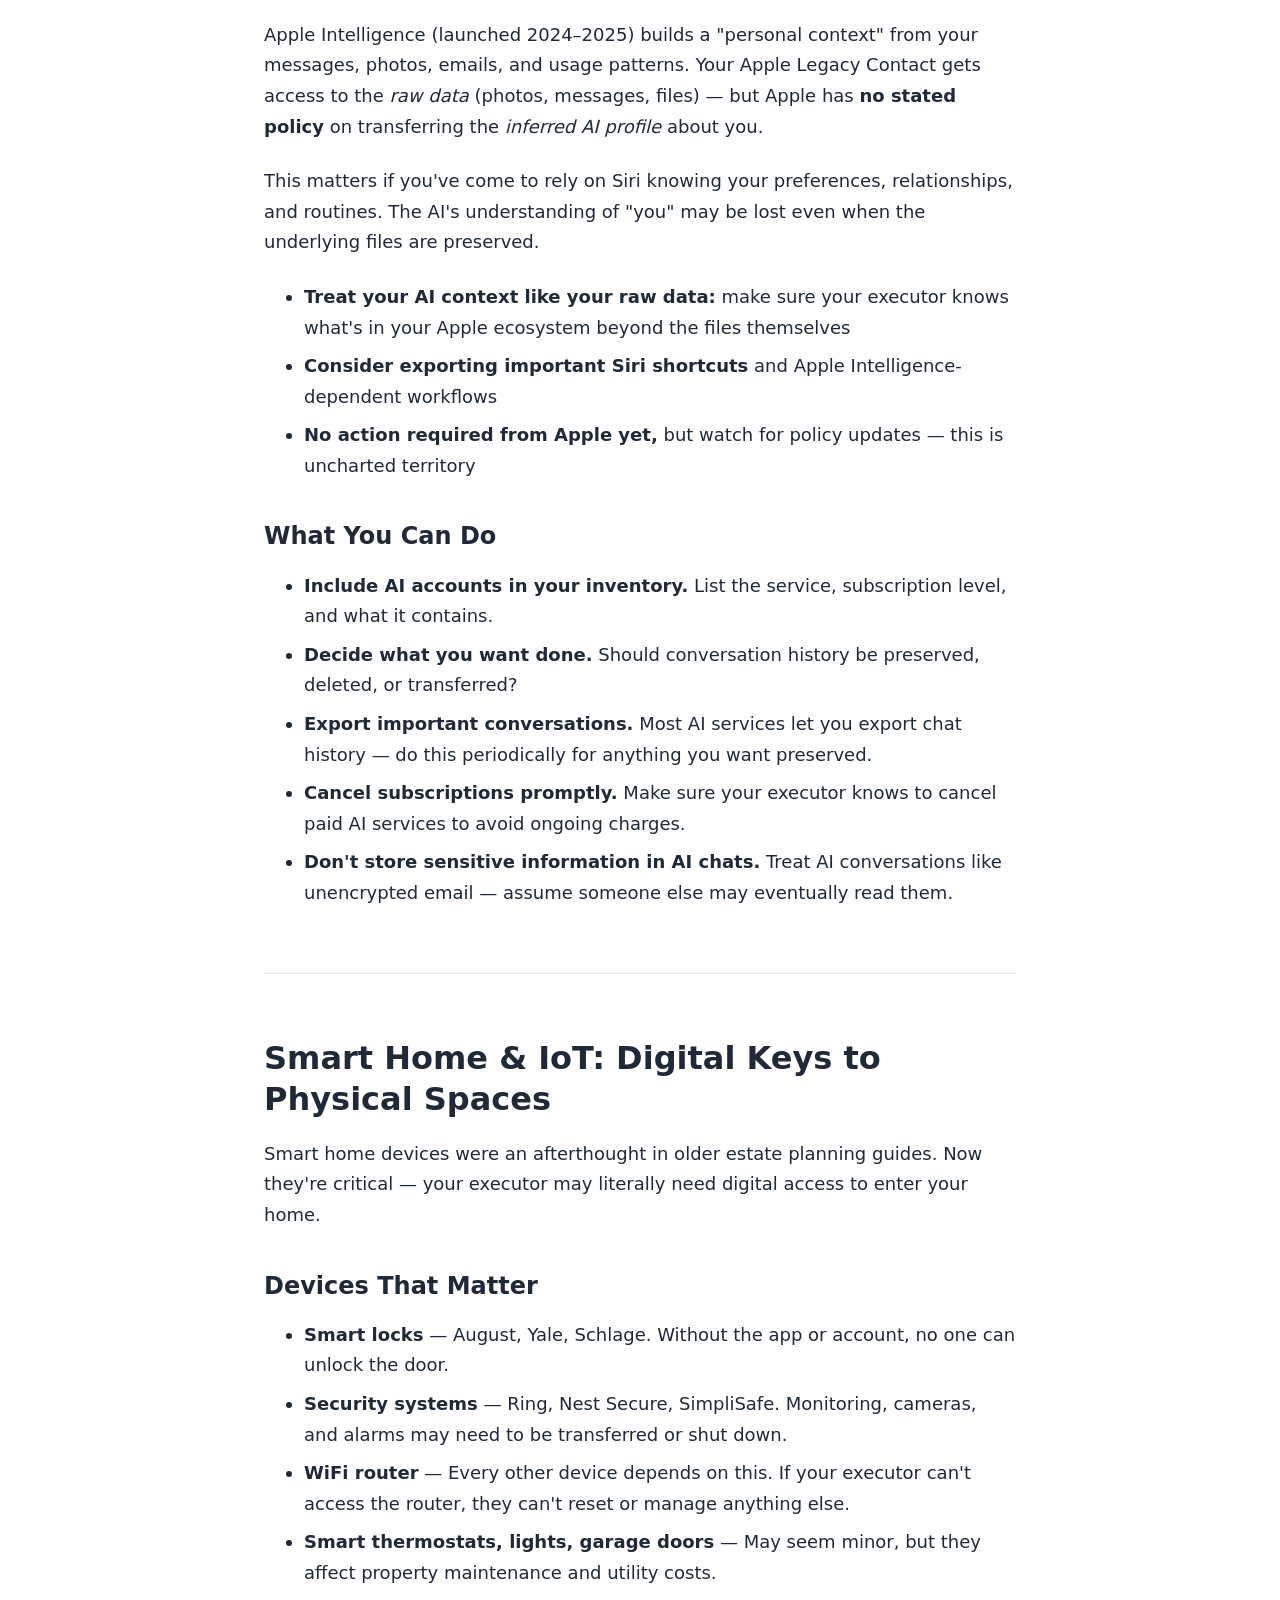
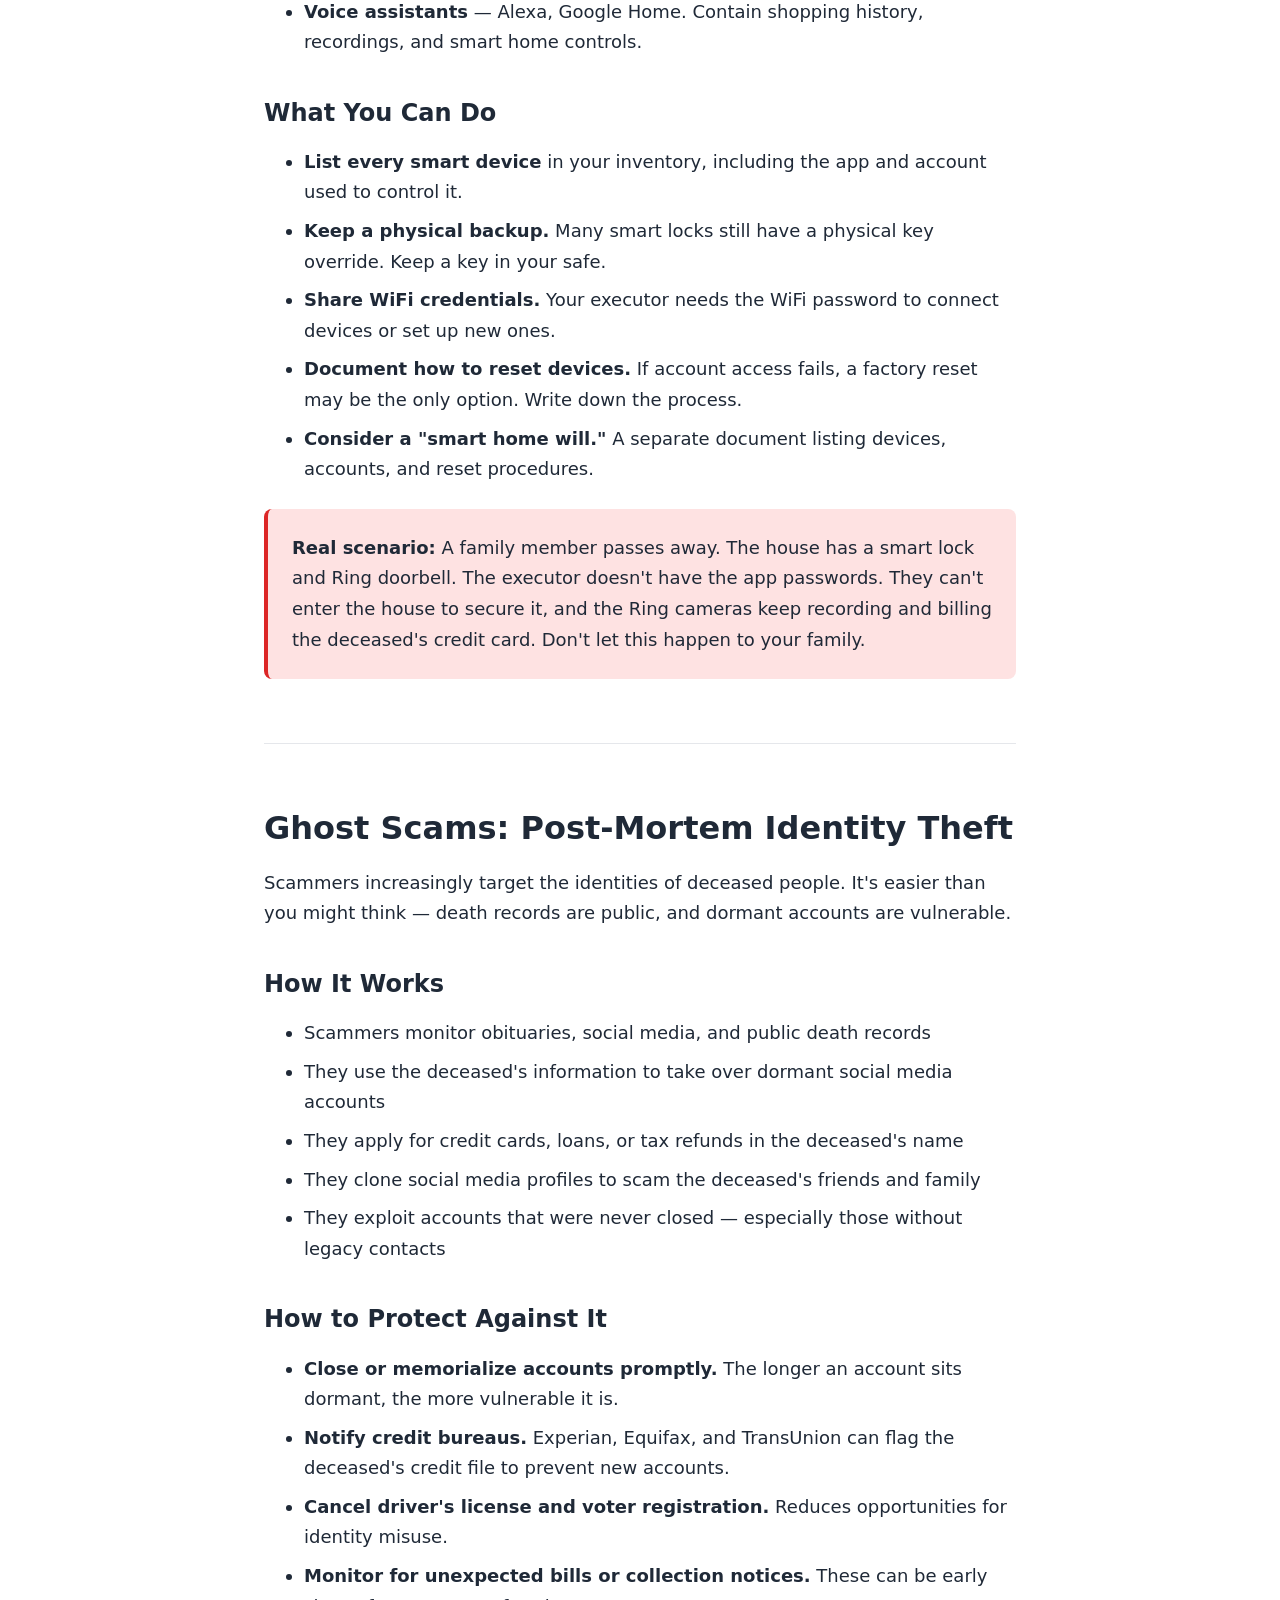
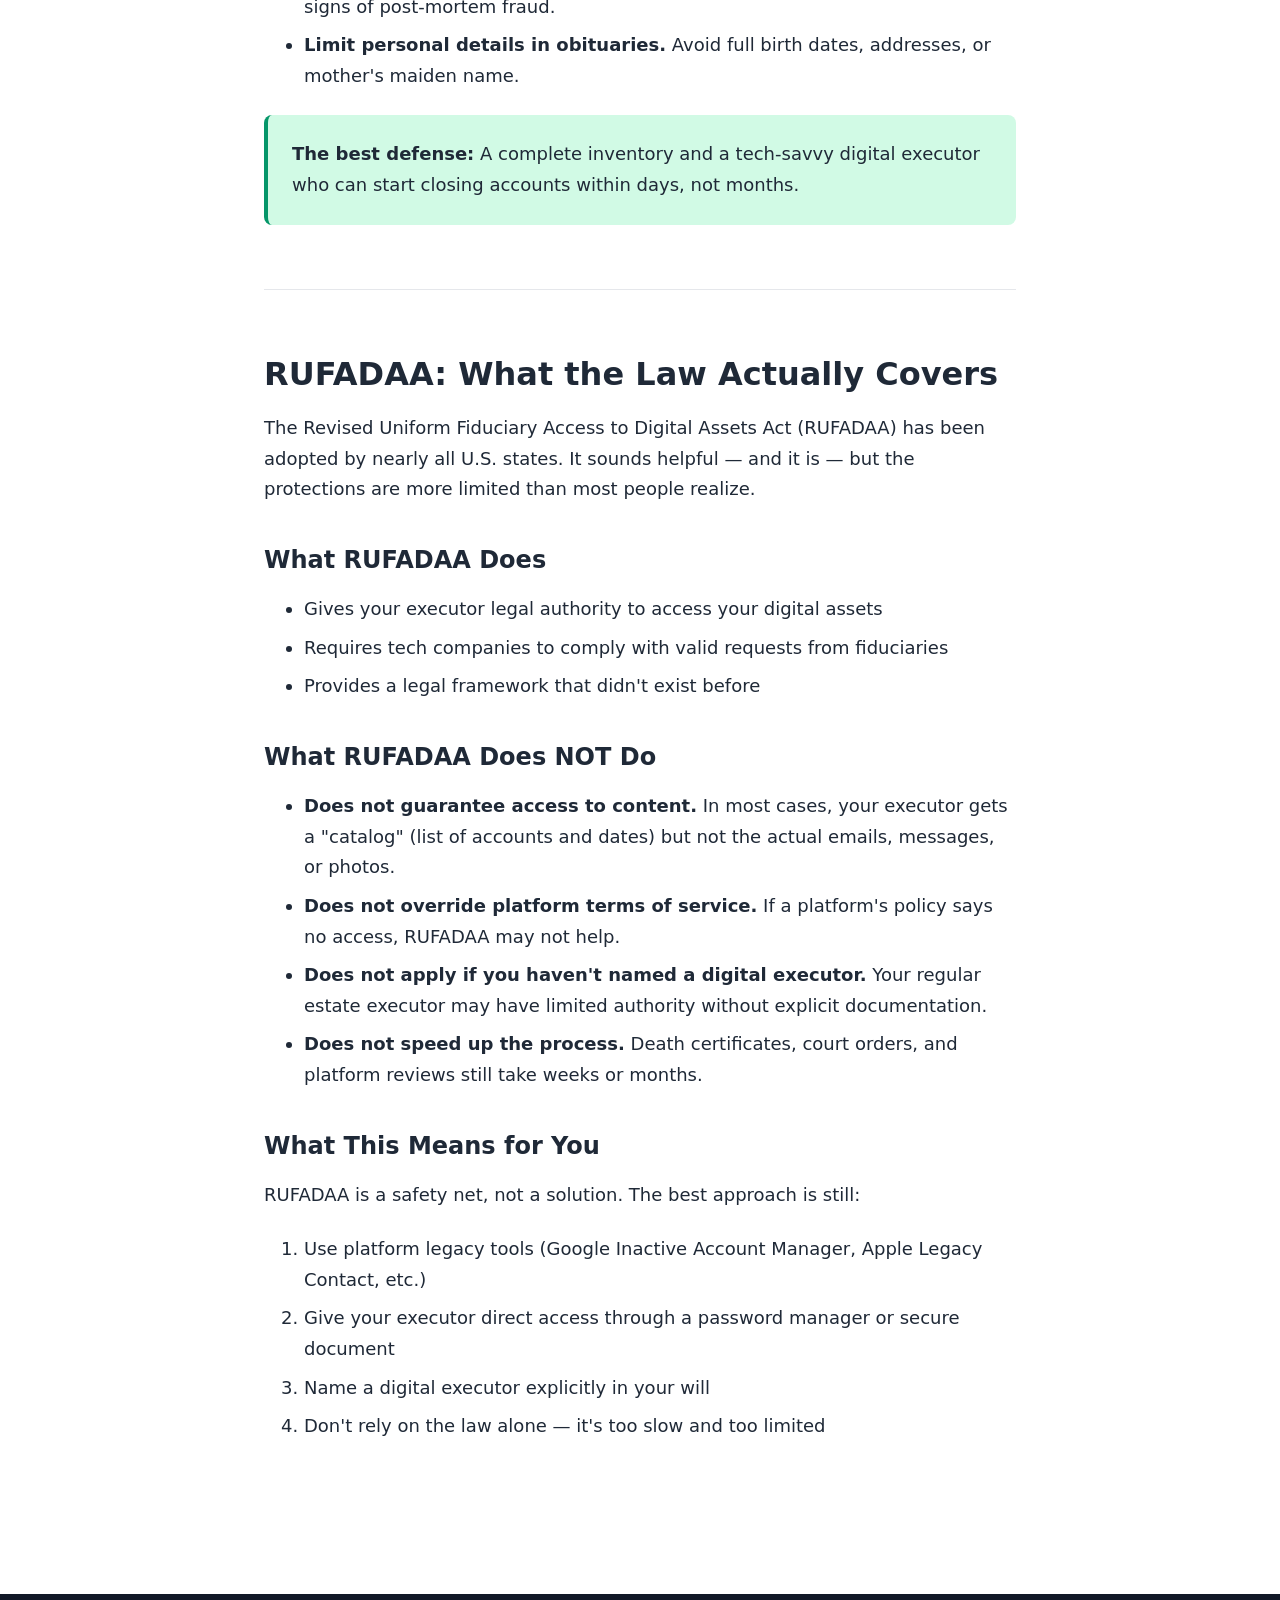
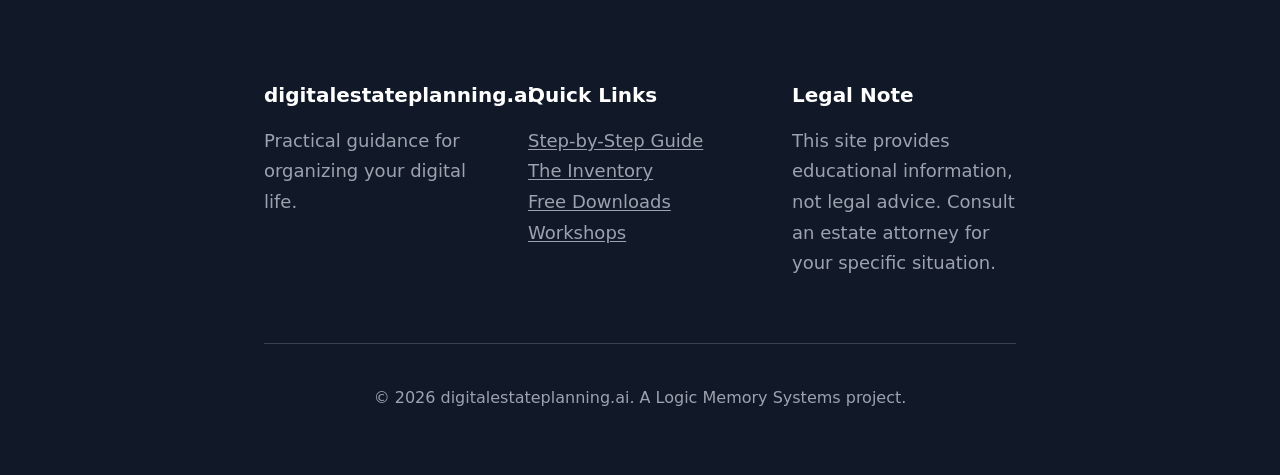
<file: new-risks.html>
<!DOCTYPE html>
<html lang="en">
<head>
  <meta charset="UTF-8">
  <meta name="viewport" content="width=device-width, initial-scale=1.0">
  <title>New Risks — Digital Estate Planning</title>
  <meta name="description" content="Emerging risks in digital estate planning: passkeys, AI accounts, smart home devices, and post-mortem identity theft.">
  <link rel="stylesheet" href="css/styles.css">
</head>
<body>

  <header class="site-header">
    <div class="header-inner">
      <a href="index.html" class="site-logo">digitalestateplanning.ai</a>
      <nav class="site-nav">
        <a href="index.html">Home</a>
        <a href="do-this-now.html" style="color: #dc2626; font-weight: 600;">Do This Now 🚨</a>
        <a href="guide.html">Step-by-Step Guide</a>
        <a href="inventory.html">The Inventory</a>
        <a href="platforms.html">Platform Guides</a>
        <a href="new-risks.html" class="active">New Risks</a>
        <a href="downloads.html">Downloads</a>
        <a href="services.html">Workshops</a>
      </nav>
    </div>
  </header>

  <section class="hero" style="padding: var(--space-xl) 0;">
    <div class="container">
      <h1>New Risks</h1>
      <p class="hero-subtitle">
        The digital landscape is changing fast. Passkeys, AI accounts, smart home devices, 
        and post-mortem scams are creating new challenges that traditional estate planning doesn't address.
      </p>
    </div>
  </section>

  <section>
    <div class="container">

      <h2>Passkeys: The Password Replacement Problem</h2>
      <p>
        Passkeys are the future of login security — and a new headache for estate planning. 
        Apple, Google, and Microsoft are all pushing passkeys as the default way to sign in.
      </p>

      <h3>What Is a Passkey?</h3>
      <p>
        A passkey is a cryptographic key pair stored on your device. Instead of typing a password, 
        your device proves your identity using biometrics (fingerprint, face) or a PIN. 
        It's more secure than passwords and immune to phishing.
      </p>

      <h3>The Estate Planning Problem</h3>
      <ul>
        <li><strong>Device-bound:</strong> Passkeys are tied to the device where they were created. You can't write them down.</li>
        <li><strong>No "master password":</strong> Unlike a password manager, there's no single key that unlocks everything.</li>
        <li><strong>Platform-specific:</strong> Apple passkeys live in iCloud Keychain. Google passkeys live in Google Password Manager. They're not interchangeable.</li>
        <li><strong>Executor confusion:</strong> Your digital executor may not understand why the password list doesn't work anymore.</li>
      </ul>

      <h3>What You Can Do</h3>
      <ul>
        <li><strong>Use a password manager that supports passkeys.</strong> Bitwarden and 1Password can store and sync passkeys across devices. Your executor only needs access to the password manager.</li>
        <li><strong>Keep a hardware security key as backup.</strong> YubiKeys and similar devices can store passkeys and work across platforms. Leave one in your safe with instructions.</li>
        <li><strong>Don't rely solely on device-bound passkeys.</strong> If your passkeys only exist on your iPhone and your executor can't unlock it, they're stuck.</li>
        <li><strong>Document which accounts use passkeys.</strong> Your inventory should note "passkey login" so your executor knows not to look for a password.</li>
      </ul>

      <div class="callout callout-warning">
        <strong>If you use passkeys today, ask yourself:</strong> If I died tomorrow and my phone was locked, 
        could my executor access my bank account? If the answer is no, you need a backup plan.
      </div>

      <hr style="margin: var(--space-xl) 0; border: none; border-top: 1px solid var(--color-border);">

      <h2>AI Accounts: The New Asset Class</h2>
      <p>
        Six months ago, AI accounts barely registered as an estate planning concern. 
        Now millions of people have paid subscriptions, custom projects, and years of conversation history 
        with ChatGPT, Claude, Gemini, and others.
      </p>

      <h3>What's at Stake</h3>
      <ul>
        <li><strong>Paid subscriptions</strong> — ChatGPT Plus, Claude Pro, Copilot Pro — ongoing monthly charges</li>
        <li><strong>Custom GPTs and projects</strong> — AI tools you've built or customized for personal or business use</li>
        <li><strong>Conversation history</strong> — years of personal questions, health concerns, financial discussions, and creative work</li>
        <li><strong>API keys and integrations</strong> — if you've connected AI services to other apps or workflows</li>
      </ul>

      <h3>The Problem: No Legacy Policies</h3>
      <p>
        As of 2026, most AI platforms have no formal policy for deceased users:
      </p>
      <ul>
        <li><strong>OpenAI (ChatGPT):</strong> No legacy or inheritance feature. Account closure requires contacting support; data access is unclear.</li>
        <li><strong>Anthropic (Claude):</strong> No legacy feature. Standard account recovery processes apply. <em>(Verified July 2026: their Terms of Service contain zero references to death, estate, or inheritance.)</em></li>
        <li><strong>Google (Gemini):</strong> Covered under Google's Inactive Account Manager, but AI-specific data (conversations, custom models) may not be fully included.</li>
        <li><strong>Microsoft (Copilot):</strong> No consumer legacy feature. Access requires the actual credentials or legal process — Microsoft does not release account contents to families, even with a death certificate.</li>
      </ul>

      <h3>Apple Intelligence / Siri Context — A New Concern</h3>
      <p>
        Apple Intelligence (launched 2024–2025) builds a "personal context" from your messages, photos, emails, and usage patterns. Your Apple Legacy Contact gets access to the <em>raw data</em> (photos, messages, files) — but Apple has <strong>no stated policy</strong> on transferring the <em>inferred AI profile</em> about you.
      </p>
      <p>
        This matters if you've come to rely on Siri knowing your preferences, relationships, and routines. The AI's understanding of "you" may be lost even when the underlying files are preserved.
      </p>
      <ul>
        <li><strong>Treat your AI context like your raw data:</strong> make sure your executor knows what's in your Apple ecosystem beyond the files themselves</li>
        <li><strong>Consider exporting important Siri shortcuts</strong> and Apple Intelligence-dependent workflows</li>
        <li><strong>No action required from Apple yet,</strong> but watch for policy updates — this is uncharted territory</li>
      </ul>

      <h3>What You Can Do</h3>
      <ul>
        <li><strong>Include AI accounts in your inventory.</strong> List the service, subscription level, and what it contains.</li>
        <li><strong>Decide what you want done.</strong> Should conversation history be preserved, deleted, or transferred?</li>
        <li><strong>Export important conversations.</strong> Most AI services let you export chat history — do this periodically for anything you want preserved.</li>
        <li><strong>Cancel subscriptions promptly.</strong> Make sure your executor knows to cancel paid AI services to avoid ongoing charges.</li>
        <li><strong>Don't store sensitive information in AI chats.</strong> Treat AI conversations like unencrypted email — assume someone else may eventually read them.</li>
      </ul>

      <hr style="margin: var(--space-xl) 0; border: none; border-top: 1px solid var(--color-border);">

      <h2>Smart Home & IoT: Digital Keys to Physical Spaces</h2>
      <p>
        Smart home devices were an afterthought in older estate planning guides. 
        Now they're critical — your executor may literally need digital access to enter your home.
      </p>

      <h3>Devices That Matter</h3>
      <ul>
        <li><strong>Smart locks</strong> — August, Yale, Schlage. Without the app or account, no one can unlock the door.</li>
        <li><strong>Security systems</strong> — Ring, Nest Secure, SimpliSafe. Monitoring, cameras, and alarms may need to be transferred or shut down.</li>
        <li><strong>WiFi router</strong> — Every other device depends on this. If your executor can't access the router, they can't reset or manage anything else.</li>
        <li><strong>Smart thermostats, lights, garage doors</strong> — May seem minor, but they affect property maintenance and utility costs.</li>
        <li><strong>Voice assistants</strong> — Alexa, Google Home. Contain shopping history, recordings, and smart home controls.</li>
      </ul>

      <h3>What You Can Do</h3>
      <ul>
        <li><strong>List every smart device</strong> in your inventory, including the app and account used to control it.</li>
        <li><strong>Keep a physical backup.</strong> Many smart locks still have a physical key override. Keep a key in your safe.</li>
        <li><strong>Share WiFi credentials.</strong> Your executor needs the WiFi password to connect devices or set up new ones.</li>
        <li><strong>Document how to reset devices.</strong> If account access fails, a factory reset may be the only option. Write down the process.</li>
        <li><strong>Consider a "smart home will."</strong> A separate document listing devices, accounts, and reset procedures.</li>
      </ul>

      <div class="callout callout-danger">
        <strong>Real scenario:</strong> A family member passes away. The house has a smart lock and Ring doorbell. 
        The executor doesn't have the app passwords. They can't enter the house to secure it, 
        and the Ring cameras keep recording and billing the deceased's credit card. 
        Don't let this happen to your family.
      </div>

      <hr style="margin: var(--space-xl) 0; border: none; border-top: 1px solid var(--color-border);">

      <h2>Ghost Scams: Post-Mortem Identity Theft</h2>
      <p>
        Scammers increasingly target the identities of deceased people. 
        It's easier than you might think — death records are public, and dormant accounts are vulnerable.
      </p>

      <h3>How It Works</h3>
      <ul>
        <li>Scammers monitor obituaries, social media, and public death records</li>
        <li>They use the deceased's information to take over dormant social media accounts</li>
        <li>They apply for credit cards, loans, or tax refunds in the deceased's name</li>
        <li>They clone social media profiles to scam the deceased's friends and family</li>
        <li>They exploit accounts that were never closed — especially those without legacy contacts</li>
      </ul>

      <h3>How to Protect Against It</h3>
      <ul>
        <li><strong>Close or memorialize accounts promptly.</strong> The longer an account sits dormant, the more vulnerable it is.</li>
        <li><strong>Notify credit bureaus.</strong> Experian, Equifax, and TransUnion can flag the deceased's credit file to prevent new accounts.</li>
        <li><strong>Cancel driver's license and voter registration.</strong> Reduces opportunities for identity misuse.</li>
        <li><strong>Monitor for unexpected bills or collection notices.</strong> These can be early signs of post-mortem fraud.</li>
        <li><strong>Limit personal details in obituaries.</strong> Avoid full birth dates, addresses, or mother's maiden name.</li>
      </ul>

      <div class="callout callout-success">
        <strong>The best defense:</strong> A complete inventory and a tech-savvy digital executor who can 
        start closing accounts within days, not months.
      </div>

      <hr style="margin: var(--space-xl) 0; border: none; border-top: 1px solid var(--color-border);">

      <h2>RUFADAA: What the Law Actually Covers</h2>
      <p>
        The Revised Uniform Fiduciary Access to Digital Assets Act (RUFADAA) has been adopted by nearly all U.S. states. 
        It sounds helpful — and it is — but the protections are more limited than most people realize.
      </p>

      <h3>What RUFADAA Does</h3>
      <ul>
        <li>Gives your executor legal authority to access your digital assets</li>
        <li>Requires tech companies to comply with valid requests from fiduciaries</li>
        <li>Provides a legal framework that didn't exist before</li>
      </ul>

      <h3>What RUFADAA Does NOT Do</h3>
      <ul>
        <li><strong>Does not guarantee access to content.</strong> In most cases, your executor gets a "catalog" (list of accounts and dates) but not the actual emails, messages, or photos.</li>
        <li><strong>Does not override platform terms of service.</strong> If a platform's policy says no access, RUFADAA may not help.</li>
        <li><strong>Does not apply if you haven't named a digital executor.</strong> Your regular estate executor may have limited authority without explicit documentation.</li>
        <li><strong>Does not speed up the process.</strong> Death certificates, court orders, and platform reviews still take weeks or months.</li>
      </ul>

      <h3>What This Means for You</h3>
      <p>
        RUFADAA is a safety net, not a solution. The best approach is still:
      </p>
      <ol>
        <li>Use platform legacy tools (Google Inactive Account Manager, Apple Legacy Contact, etc.)</li>
        <li>Give your executor direct access through a password manager or secure document</li>
        <li>Name a digital executor explicitly in your will</li>
        <li>Don't rely on the law alone — it's too slow and too limited</li>
      </ol>

    </div>
  </section>

  <footer class="site-footer">
    <div class="container">
      <div class="footer-grid">
        <div>
          <h4 style="color: white;">digitalestateplanning.ai</h4>
          <p>Practical guidance for organizing your digital life.</p>
        </div>
        <div>
          <h4 style="color: white;">Quick Links</h4>
          <p><a href="guide.html">Step-by-Step Guide</a><br>
          <a href="inventory.html">The Inventory</a><br>
          <a href="downloads.html">Free Downloads</a><br>
          <a href="services.html">Workshops</a></p>
        </div>
        <div>
          <h4 style="color: white;">Legal Note</h4>
          <p>This site provides educational information, not legal advice. Consult an estate attorney for your specific situation.</p>
        </div>
      </div>
      <div class="footer-bottom">
        <p>&copy; 2026 digitalestateplanning.ai. A Logic Memory Systems project.</p>
      </div>
    </div>
  </footer>

</body>
</html>
</file>
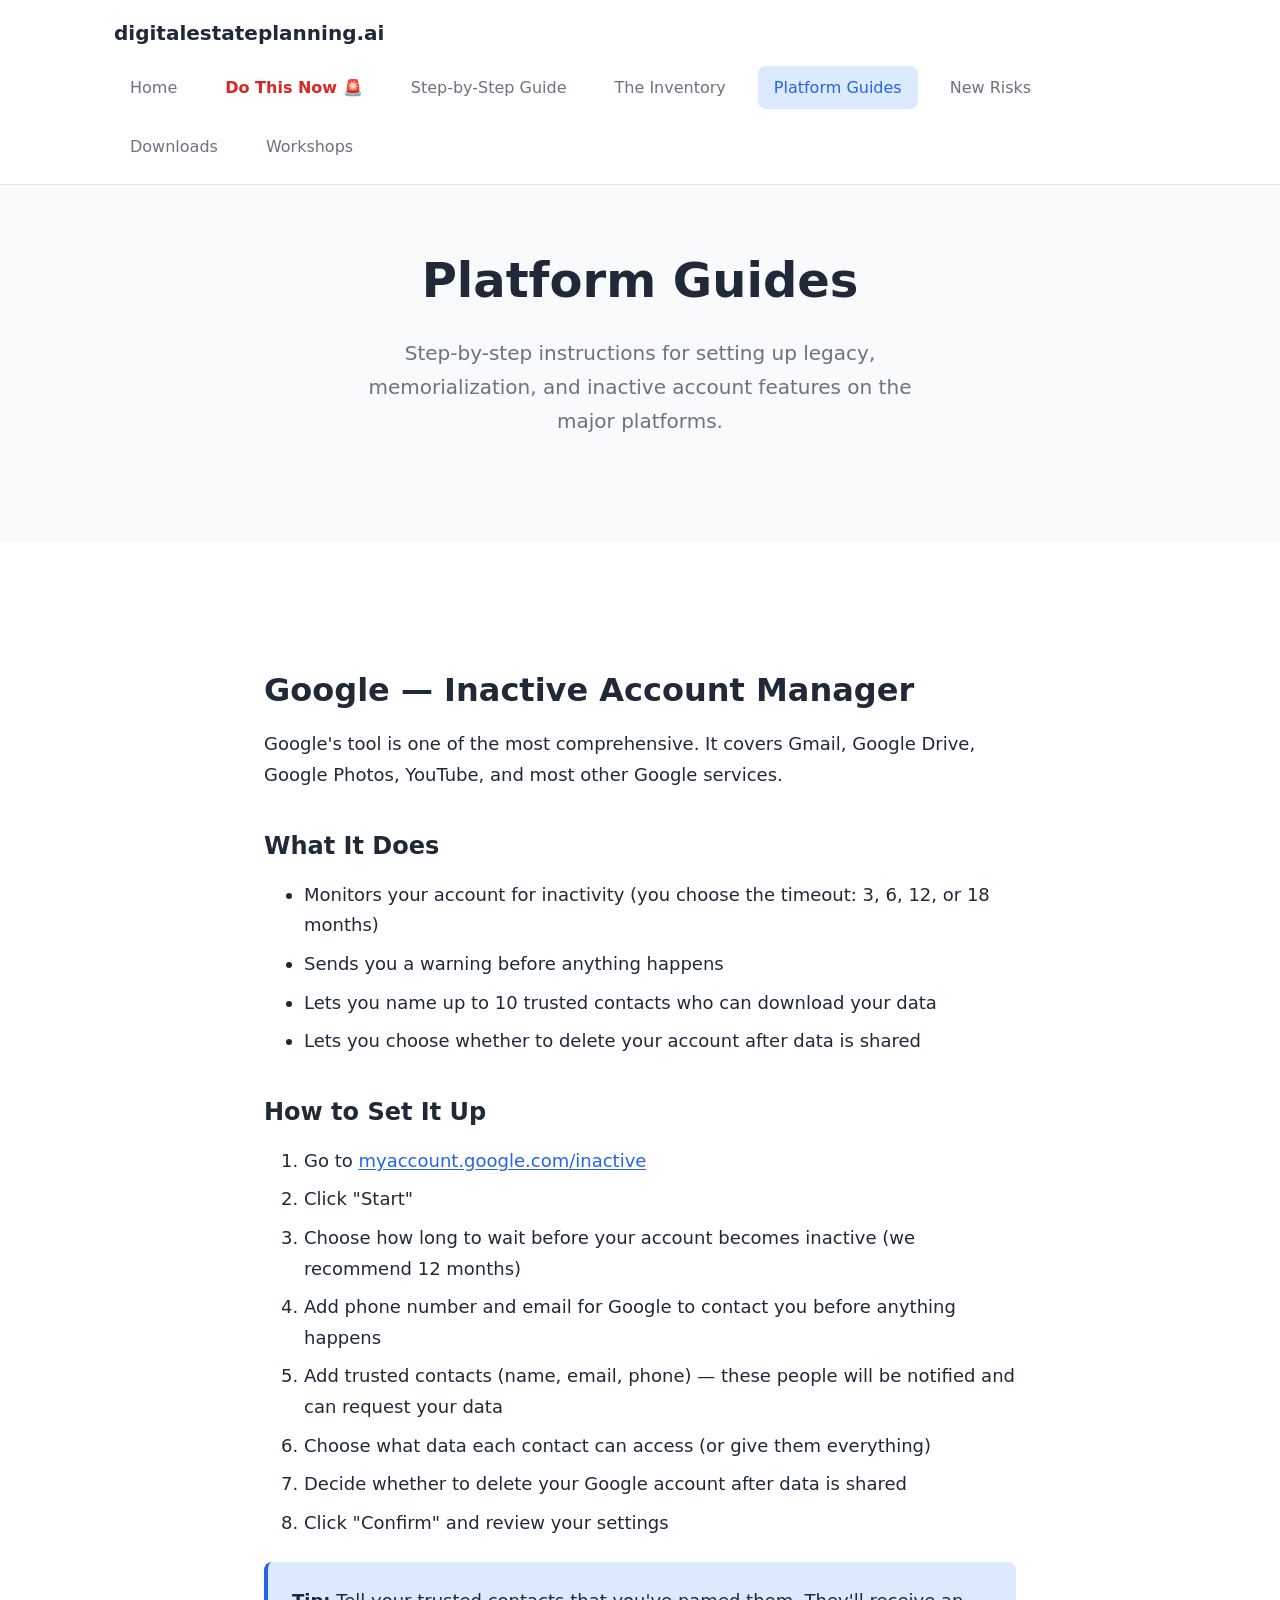
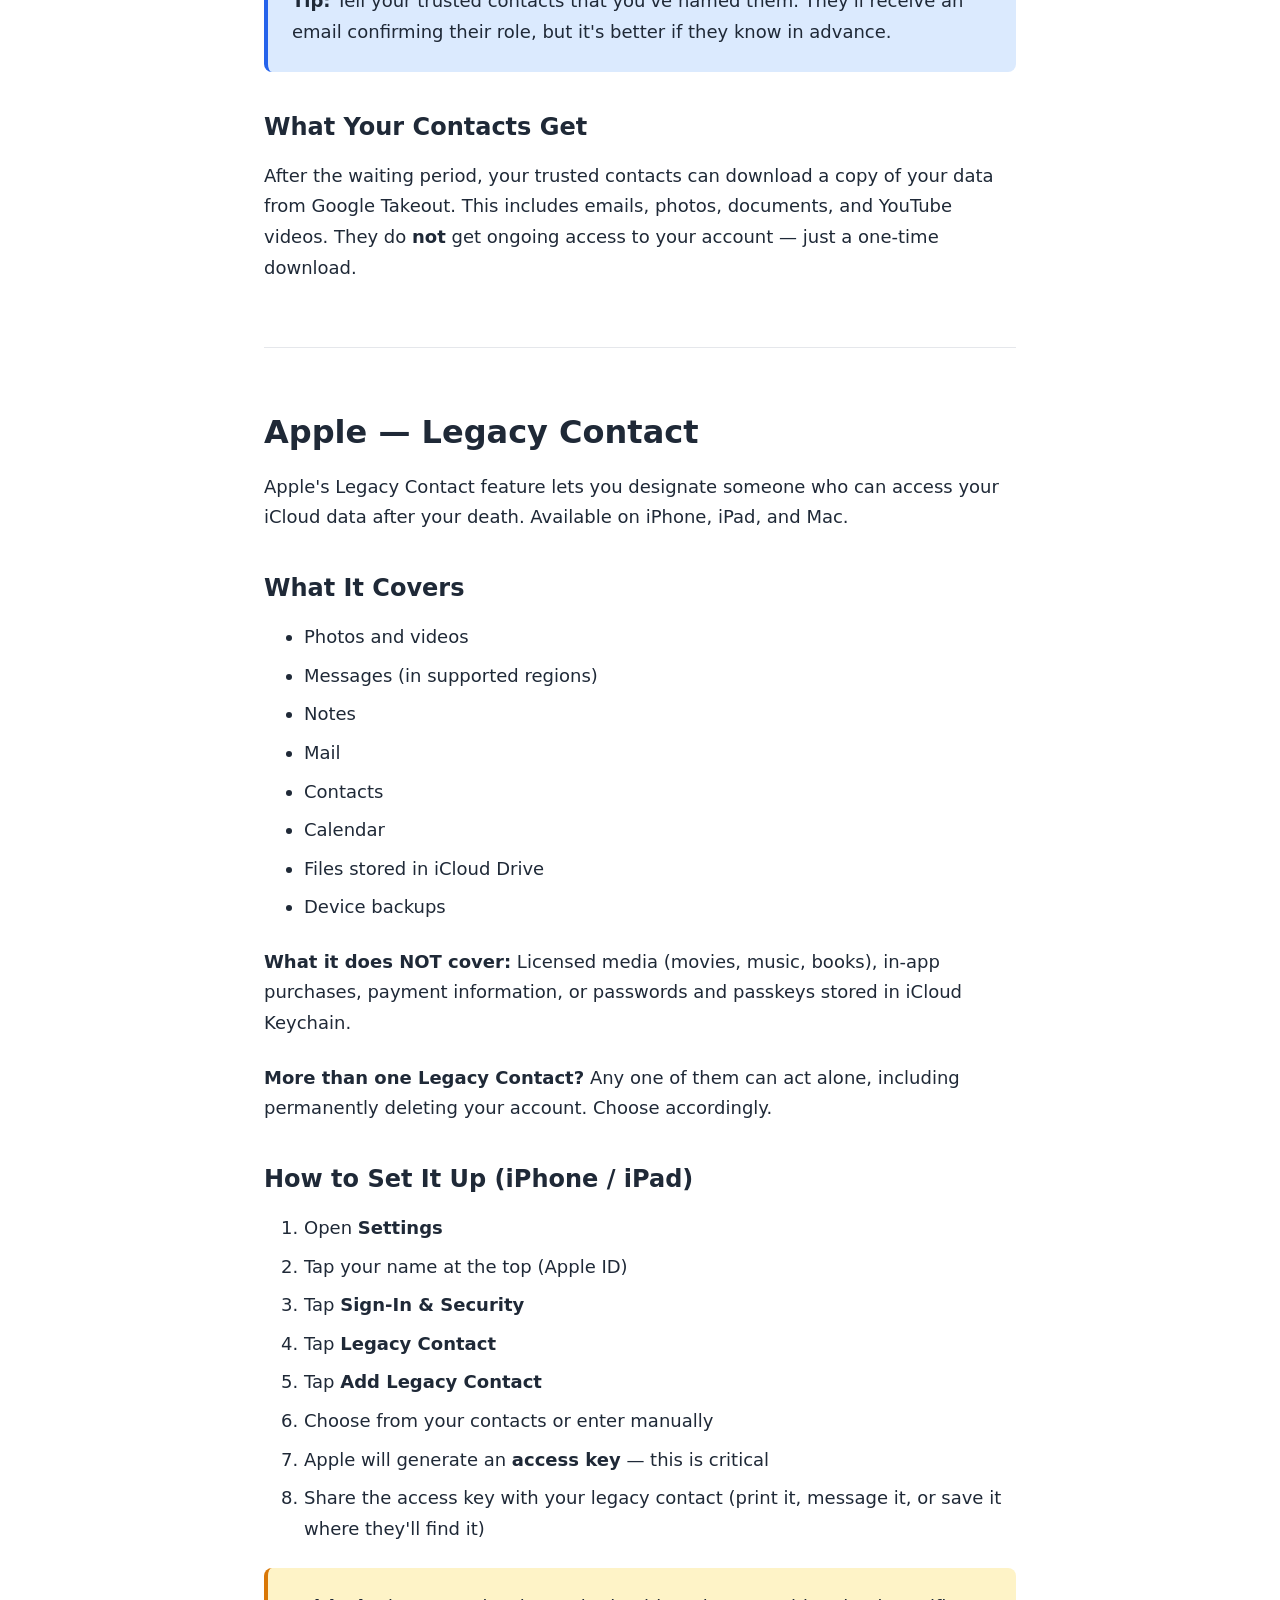
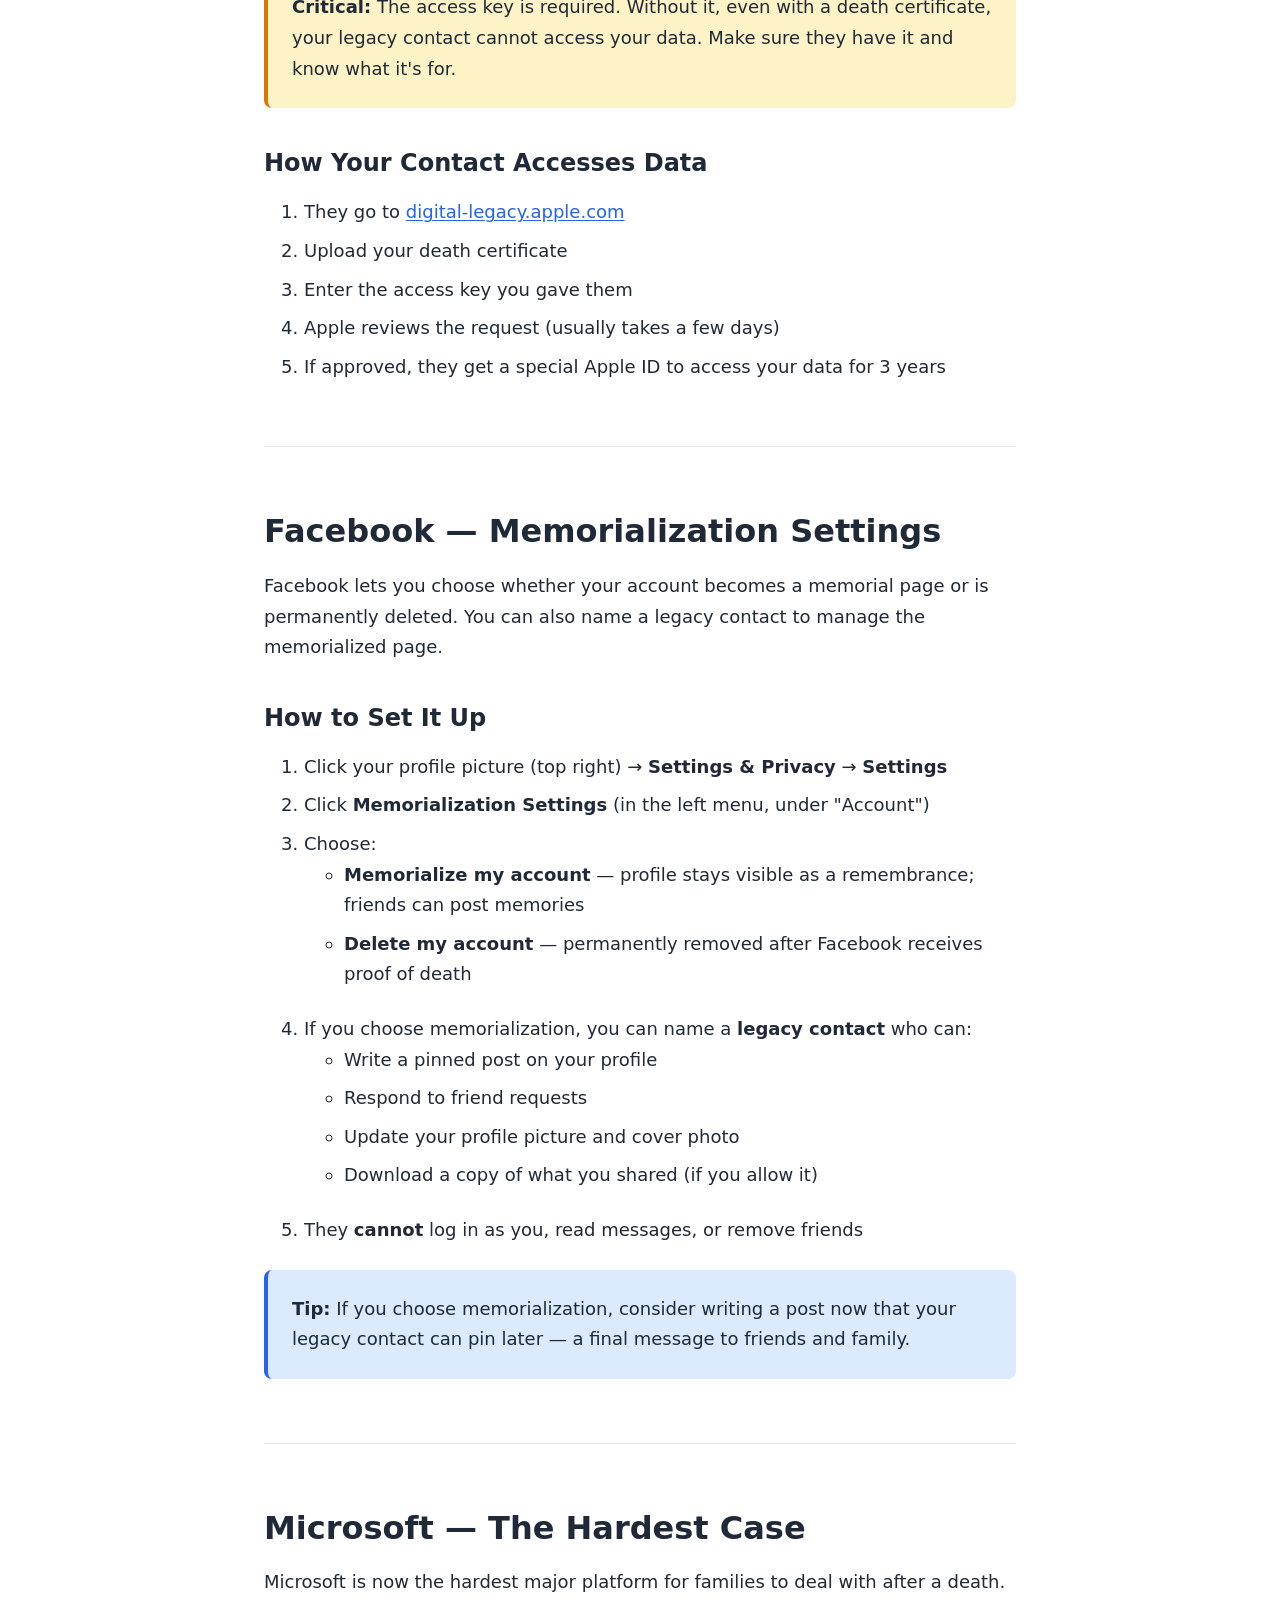
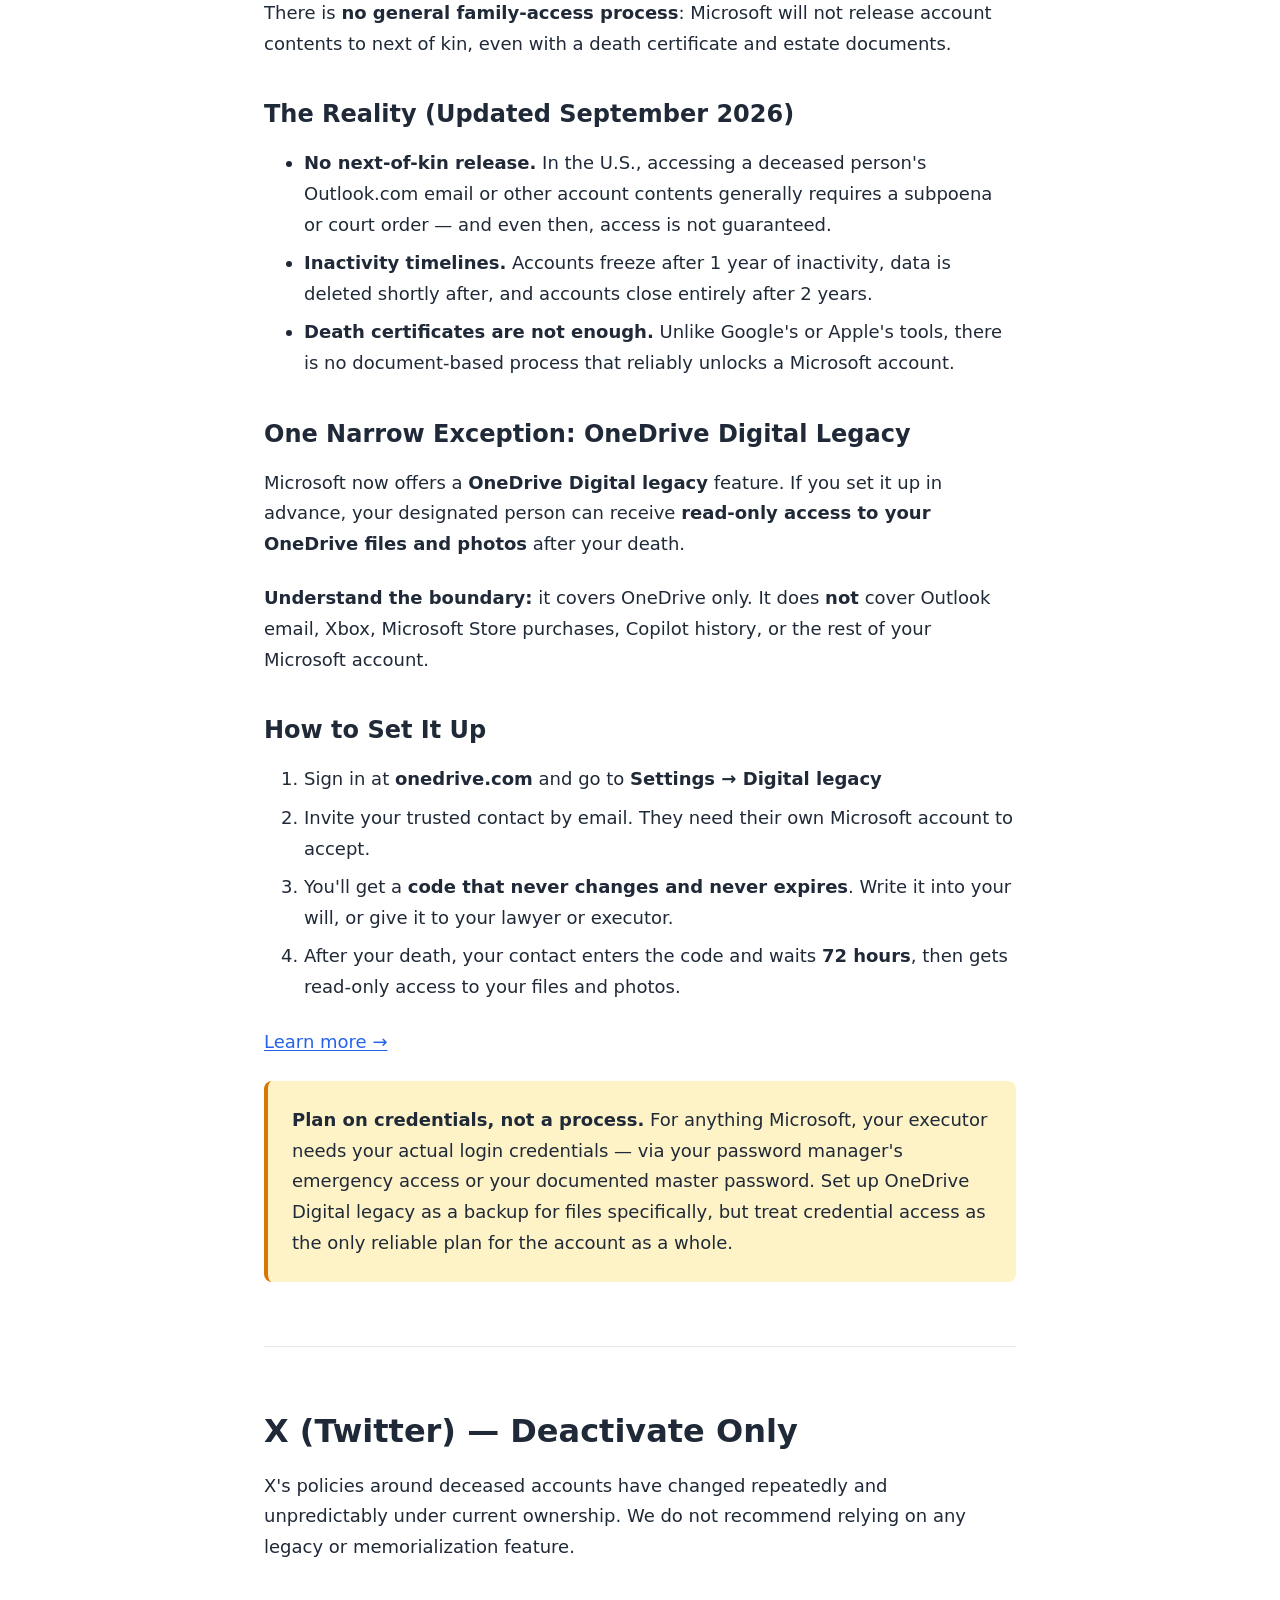
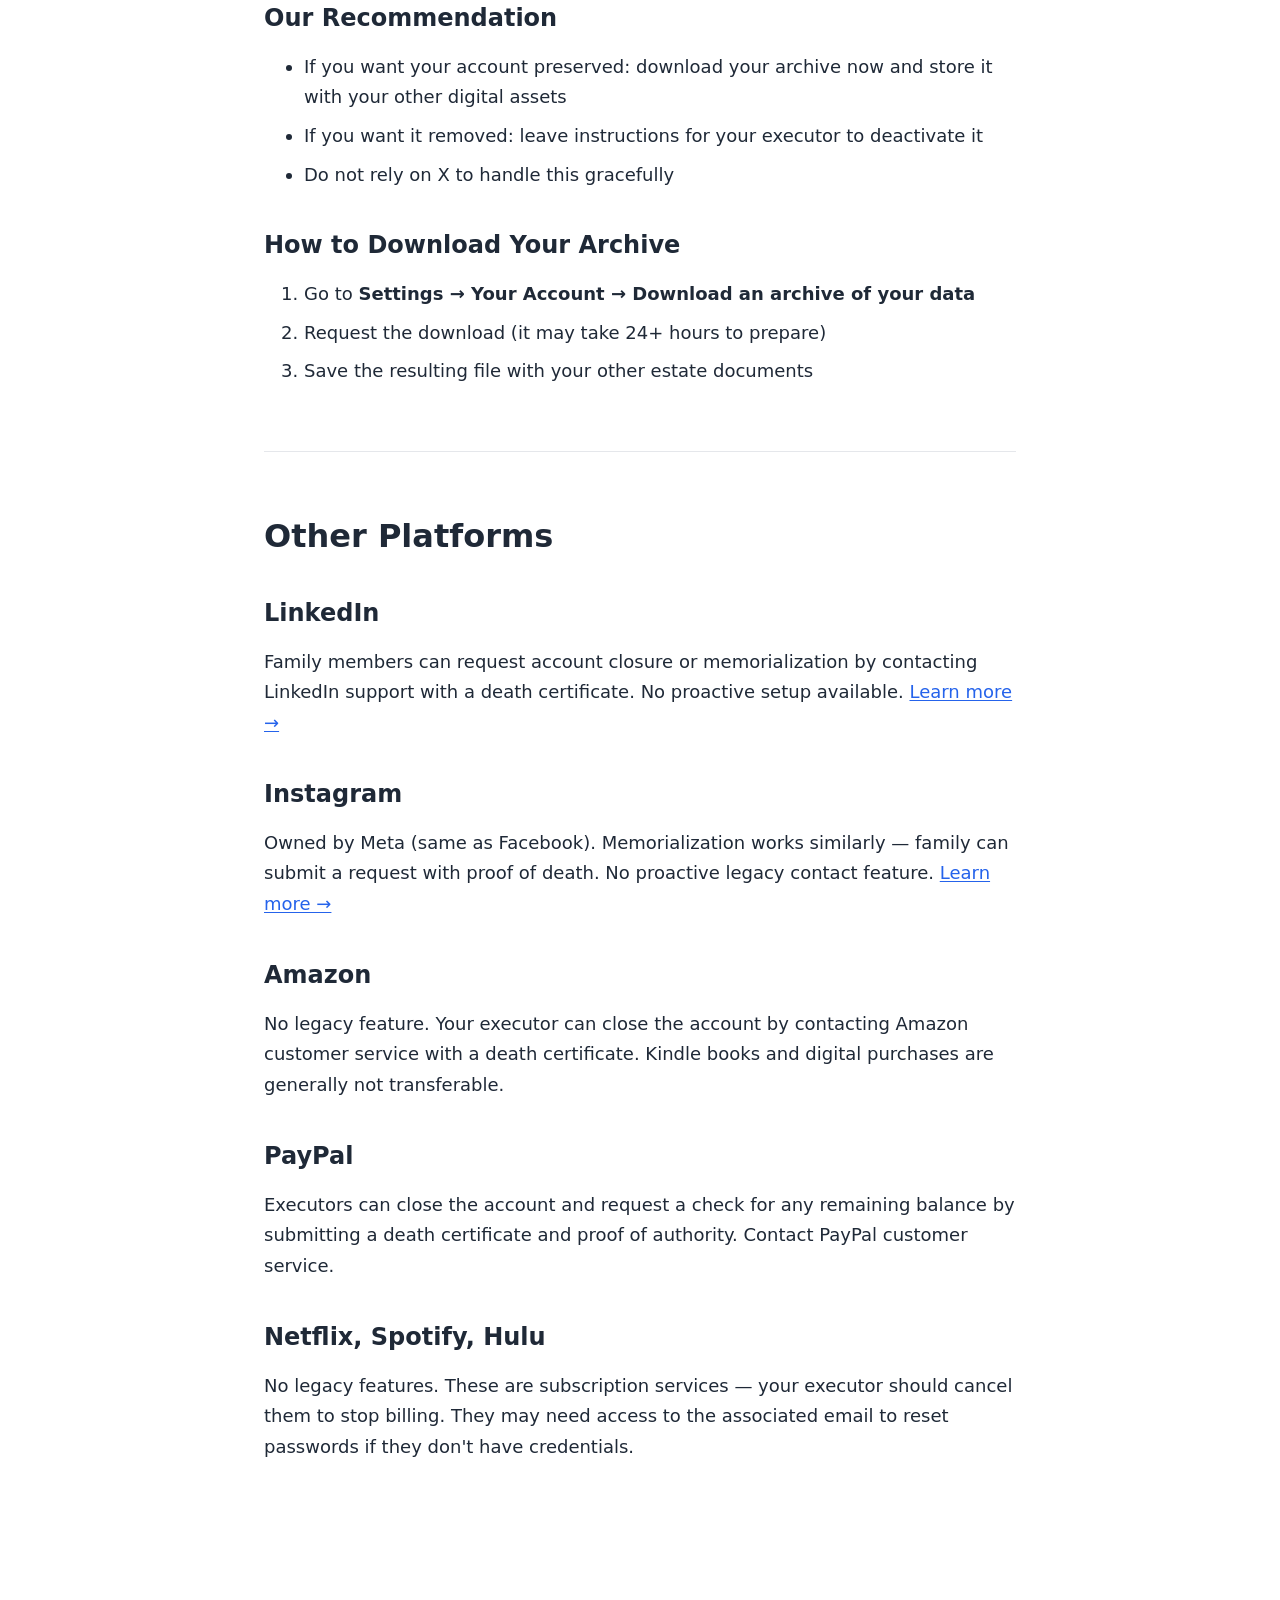
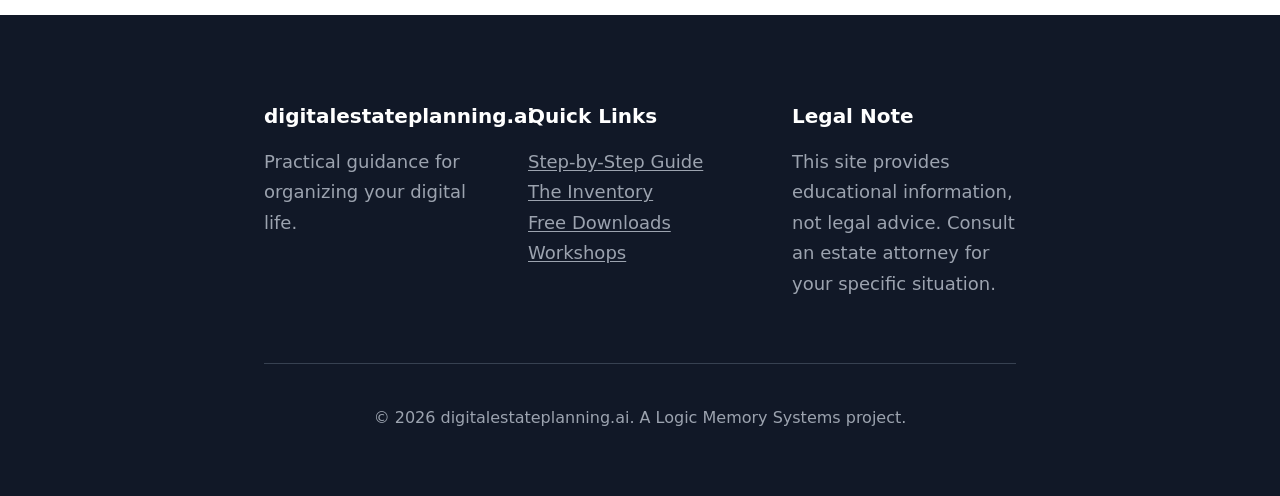
<file: platforms.html>
<!DOCTYPE html>
<html lang="en">
<head>
  <meta charset="UTF-8">
  <meta name="viewport" content="width=device-width, initial-scale=1.0">
  <title>Platform Guides — Digital Estate Planning</title>
  <meta name="description" content="How to set up legacy and memorialization features on Google, Apple, Facebook, Microsoft, and other major platforms.">
  <link rel="stylesheet" href="css/styles.css">
</head>
<body>

  <header class="site-header">
    <div class="header-inner">
      <a href="index.html" class="site-logo">digitalestateplanning.ai</a>
      <nav class="site-nav">
        <a href="index.html">Home</a>
        <a href="do-this-now.html" style="color: #dc2626; font-weight: 600;">Do This Now 🚨</a>
        <a href="guide.html">Step-by-Step Guide</a>
        <a href="inventory.html">The Inventory</a>
        <a href="platforms.html" class="active">Platform Guides</a>
        <a href="new-risks.html">New Risks</a>
        <a href="downloads.html">Downloads</a>
        <a href="services.html">Workshops</a>
      </nav>
    </div>
  </header>

  <section class="hero" style="padding: var(--space-xl) 0;">
    <div class="container">
      <h1>Platform Guides</h1>
      <p class="hero-subtitle">
        Step-by-step instructions for setting up legacy, memorialization, and 
        inactive account features on the major platforms.
      </p>
    </div>
  </section>

  <section>
    <div class="container">

      <h2>Google — Inactive Account Manager</h2>
      <p>
        Google's tool is one of the most comprehensive. It covers Gmail, Google Drive, Google Photos, 
        YouTube, and most other Google services.
      </p>

      <h3>What It Does</h3>
      <ul>
        <li>Monitors your account for inactivity (you choose the timeout: 3, 6, 12, or 18 months)</li>
        <li>Sends you a warning before anything happens</li>
        <li>Lets you name up to 10 trusted contacts who can download your data</li>
        <li>Lets you choose whether to delete your account after data is shared</li>
      </ul>

      <h3>How to Set It Up</h3>
      <ol>
        <li>Go to <a href="https://myaccount.google.com/inactive" target="_blank">myaccount.google.com/inactive</a></li>
        <li>Click "Start"</li>
        <li>Choose how long to wait before your account becomes inactive (we recommend 12 months)</li>
        <li>Add phone number and email for Google to contact you before anything happens</li>
        <li>Add trusted contacts (name, email, phone) — these people will be notified and can request your data</li>
        <li>Choose what data each contact can access (or give them everything)</li>
        <li>Decide whether to delete your Google account after data is shared</li>
        <li>Click "Confirm" and review your settings</li>
      </ol>

      <div class="callout">
        <strong>Tip:</strong> Tell your trusted contacts that you've named them. They'll receive an email 
        confirming their role, but it's better if they know in advance.
      </div>

      <h3>What Your Contacts Get</h3>
      <p>
        After the waiting period, your trusted contacts can download a copy of your data from 
        Google Takeout. This includes emails, photos, documents, and YouTube videos. 
        They do <strong>not</strong> get ongoing access to your account — just a one-time download.
      </p>

      <hr style="margin: var(--space-xl) 0; border: none; border-top: 1px solid var(--color-border);">

      <h2>Apple — Legacy Contact</h2>
      <p>
        Apple's Legacy Contact feature lets you designate someone who can access your 
        iCloud data after your death. Available on iPhone, iPad, and Mac.
      </p>

      <h3>What It Covers</h3>
      <ul>
        <li>Photos and videos</li>
        <li>Messages (in supported regions)</li>
        <li>Notes</li>
        <li>Mail</li>
        <li>Contacts</li>
        <li>Calendar</li>
        <li>Files stored in iCloud Drive</li>
        <li>Device backups</li>
      </ul>
      <p><strong>What it does NOT cover:</strong> Licensed media (movies, music, books), in-app purchases, 
      payment information, or passwords and passkeys stored in iCloud Keychain.</p>
      <p><strong>More than one Legacy Contact?</strong> Any one of them can act alone, including permanently deleting your account. Choose accordingly.</p>

      <h3>How to Set It Up (iPhone / iPad)</h3>
      <ol>
        <li>Open <strong>Settings</strong></li>
        <li>Tap your name at the top (Apple ID)</li>
        <li>Tap <strong>Sign-In & Security</strong></li>
        <li>Tap <strong>Legacy Contact</strong></li>
        <li>Tap <strong>Add Legacy Contact</strong></li>
        <li>Choose from your contacts or enter manually</li>
        <li>Apple will generate an <strong>access key</strong> — this is critical</li>
        <li>Share the access key with your legacy contact (print it, message it, or save it where they'll find it)</li>
      </ol>

      <div class="callout callout-warning">
        <strong>Critical:</strong> The access key is required. Without it, even with a death certificate, 
        your legacy contact cannot access your data. Make sure they have it and know what it's for.
      </div>

      <h3>How Your Contact Accesses Data</h3>
      <ol>
        <li>They go to <a href="https://digital-legacy.apple.com" target="_blank">digital-legacy.apple.com</a></li>
        <li>Upload your death certificate</li>
        <li>Enter the access key you gave them</li>
        <li>Apple reviews the request (usually takes a few days)</li>
        <li>If approved, they get a special Apple ID to access your data for 3 years</li>
      </ol>

      <hr style="margin: var(--space-xl) 0; border: none; border-top: 1px solid var(--color-border);">

      <h2>Facebook — Memorialization Settings</h2>
      <p>
        Facebook lets you choose whether your account becomes a memorial page or is permanently deleted.
        You can also name a legacy contact to manage the memorialized page.
      </p>

      <h3>How to Set It Up</h3>
      <ol>
        <li>Click your profile picture (top right) → <strong>Settings & Privacy</strong> → <strong>Settings</strong></li>
        <li>Click <strong>Memorialization Settings</strong> (in the left menu, under "Account")</li>
        <li>Choose:
          <ul>
            <li><strong>Memorialize my account</strong> — profile stays visible as a remembrance; friends can post memories</li>
            <li><strong>Delete my account</strong> — permanently removed after Facebook receives proof of death</li>
          </ul>
        </li>
        <li>If you choose memorialization, you can name a <strong>legacy contact</strong> who can:
          <ul>
            <li>Write a pinned post on your profile</li>
            <li>Respond to friend requests</li>
            <li>Update your profile picture and cover photo</li>
            <li>Download a copy of what you shared (if you allow it)</li>
          </ul>
        </li>
        <li>They <strong>cannot</strong> log in as you, read messages, or remove friends</li>
      </ol>

      <div class="callout">
        <strong>Tip:</strong> If you choose memorialization, consider writing a post now that your legacy contact 
        can pin later — a final message to friends and family.
      </div>

      <hr style="margin: var(--space-xl) 0; border: none; border-top: 1px solid var(--color-border);">

      <h2>Microsoft — The Hardest Case</h2>
      <p>
        Microsoft is now the hardest major platform for families to deal with after a death.
        There is <strong>no general family-access process</strong>: Microsoft will not release
        account contents to next of kin, even with a death certificate and estate documents.
      </p>

      <h3>The Reality (Updated September 2026)</h3>
      <ul>
        <li><strong>No next-of-kin release.</strong> In the U.S., accessing a deceased person's Outlook.com email or other account contents generally requires a subpoena or court order — and even then, access is not guaranteed.</li>
        <li><strong>Inactivity timelines.</strong> Accounts freeze after 1 year of inactivity, data is deleted shortly after, and accounts close entirely after 2 years.</li>
        <li><strong>Death certificates are not enough.</strong> Unlike Google's or Apple's tools, there is no document-based process that reliably unlocks a Microsoft account.</li>
      </ul>

      <h3>One Narrow Exception: OneDrive Digital Legacy</h3>
      <p>
        Microsoft now offers a <strong>OneDrive Digital legacy</strong> feature. If you set it up in advance,
        your designated person can receive <strong>read-only access to your OneDrive files and photos</strong> after your death.
      </p>
      <p>
        <strong>Understand the boundary:</strong> it covers OneDrive only. It does <strong>not</strong> cover Outlook email,
        Xbox, Microsoft Store purchases, Copilot history, or the rest of your Microsoft account.
      </p>

      <h3>How to Set It Up</h3>
      <ol>
        <li>Sign in at <strong>onedrive.com</strong> and go to <strong>Settings → Digital legacy</strong></li>
        <li>Invite your trusted contact by email. They need their own Microsoft account to accept.</li>
        <li>You'll get a <strong>code that never changes and never expires</strong>. Write it into your will, or give it to your lawyer or executor.</li>
        <li>After your death, your contact enters the code and waits <strong>72 hours</strong>, then gets read-only access to your files and photos.</li>
      </ol>
      <p>
        <a href="https://support.microsoft.com/en-us/onedrive/preserve-your-digital-legacy-with-onedrive" target="_blank">Learn more →</a>
      </p>

      <div class="callout callout-warning">
        <strong>Plan on credentials, not a process.</strong> For anything Microsoft, your executor needs your
        actual login credentials — via your password manager's emergency access or your documented master password.
        Set up OneDrive Digital legacy as a backup for files specifically, but treat credential access as the only
        reliable plan for the account as a whole.
      </div>

      <hr style="margin: var(--space-xl) 0; border: none; border-top: 1px solid var(--color-border);">

      <h2>X (Twitter) — Deactivate Only</h2>
      <p>
        X's policies around deceased accounts have changed repeatedly and unpredictably under current ownership. 
        We do not recommend relying on any legacy or memorialization feature.
      </p>

      <h3>Our Recommendation</h3>
      <ul>
        <li>If you want your account preserved: download your archive now and store it with your other digital assets</li>
        <li>If you want it removed: leave instructions for your executor to deactivate it</li>
        <li>Do not rely on X to handle this gracefully</li>
      </ul>

      <h3>How to Download Your Archive</h3>
      <ol>
        <li>Go to <strong>Settings → Your Account → Download an archive of your data</strong></li>
        <li>Request the download (it may take 24+ hours to prepare)</li>
        <li>Save the resulting file with your other estate documents</li>
      </ol>

      <hr style="margin: var(--space-xl) 0; border: none; border-top: 1px solid var(--color-border);">

      <h2>Other Platforms</h2>

      <h3>LinkedIn</h3>
      <p>
        Family members can request account closure or memorialization by contacting LinkedIn support 
        with a death certificate. No proactive setup available. 
        <a href="https://www.linkedin.com/help/linkedin/ask/TS-RHA" target="_blank">Learn more →</a>
      </p>

      <h3>Instagram</h3>
      <p>
        Owned by Meta (same as Facebook). Memorialization works similarly — family can submit a request 
        with proof of death. No proactive legacy contact feature.
        <a href="https://help.instagram.com/264014560407256" target="_blank">Learn more →</a>
      </p>

      <h3>Amazon</h3>
      <p>
        No legacy feature. Your executor can close the account by contacting Amazon customer service 
        with a death certificate. Kindle books and digital purchases are generally not transferable.
      </p>

      <h3>PayPal</h3>
      <p>
        Executors can close the account and request a check for any remaining balance by submitting 
        a death certificate and proof of authority. Contact PayPal customer service.
      </p>

      <h3>Netflix, Spotify, Hulu</h3>
      <p>
        No legacy features. These are subscription services — your executor should cancel them to stop billing. 
        They may need access to the associated email to reset passwords if they don't have credentials.
      </p>

    </div>
  </section>

  <footer class="site-footer">
    <div class="container">
      <div class="footer-grid">
        <div>
          <h4 style="color: white;">digitalestateplanning.ai</h4>
          <p>Practical guidance for organizing your digital life.</p>
        </div>
        <div>
          <h4 style="color: white;">Quick Links</h4>
          <p><a href="guide.html">Step-by-Step Guide</a><br>
          <a href="inventory.html">The Inventory</a><br>
          <a href="downloads.html">Free Downloads</a><br>
          <a href="services.html">Workshops</a></p>
        </div>
        <div>
          <h4 style="color: white;">Legal Note</h4>
          <p>This site provides educational information, not legal advice. Consult an estate attorney for your specific situation.</p>
        </div>
      </div>
      <div class="footer-bottom">
        <p>&copy; 2026 digitalestateplanning.ai. A Logic Memory Systems project.</p>
      </div>
    </div>
  </footer>

</body>
</html>
</file>
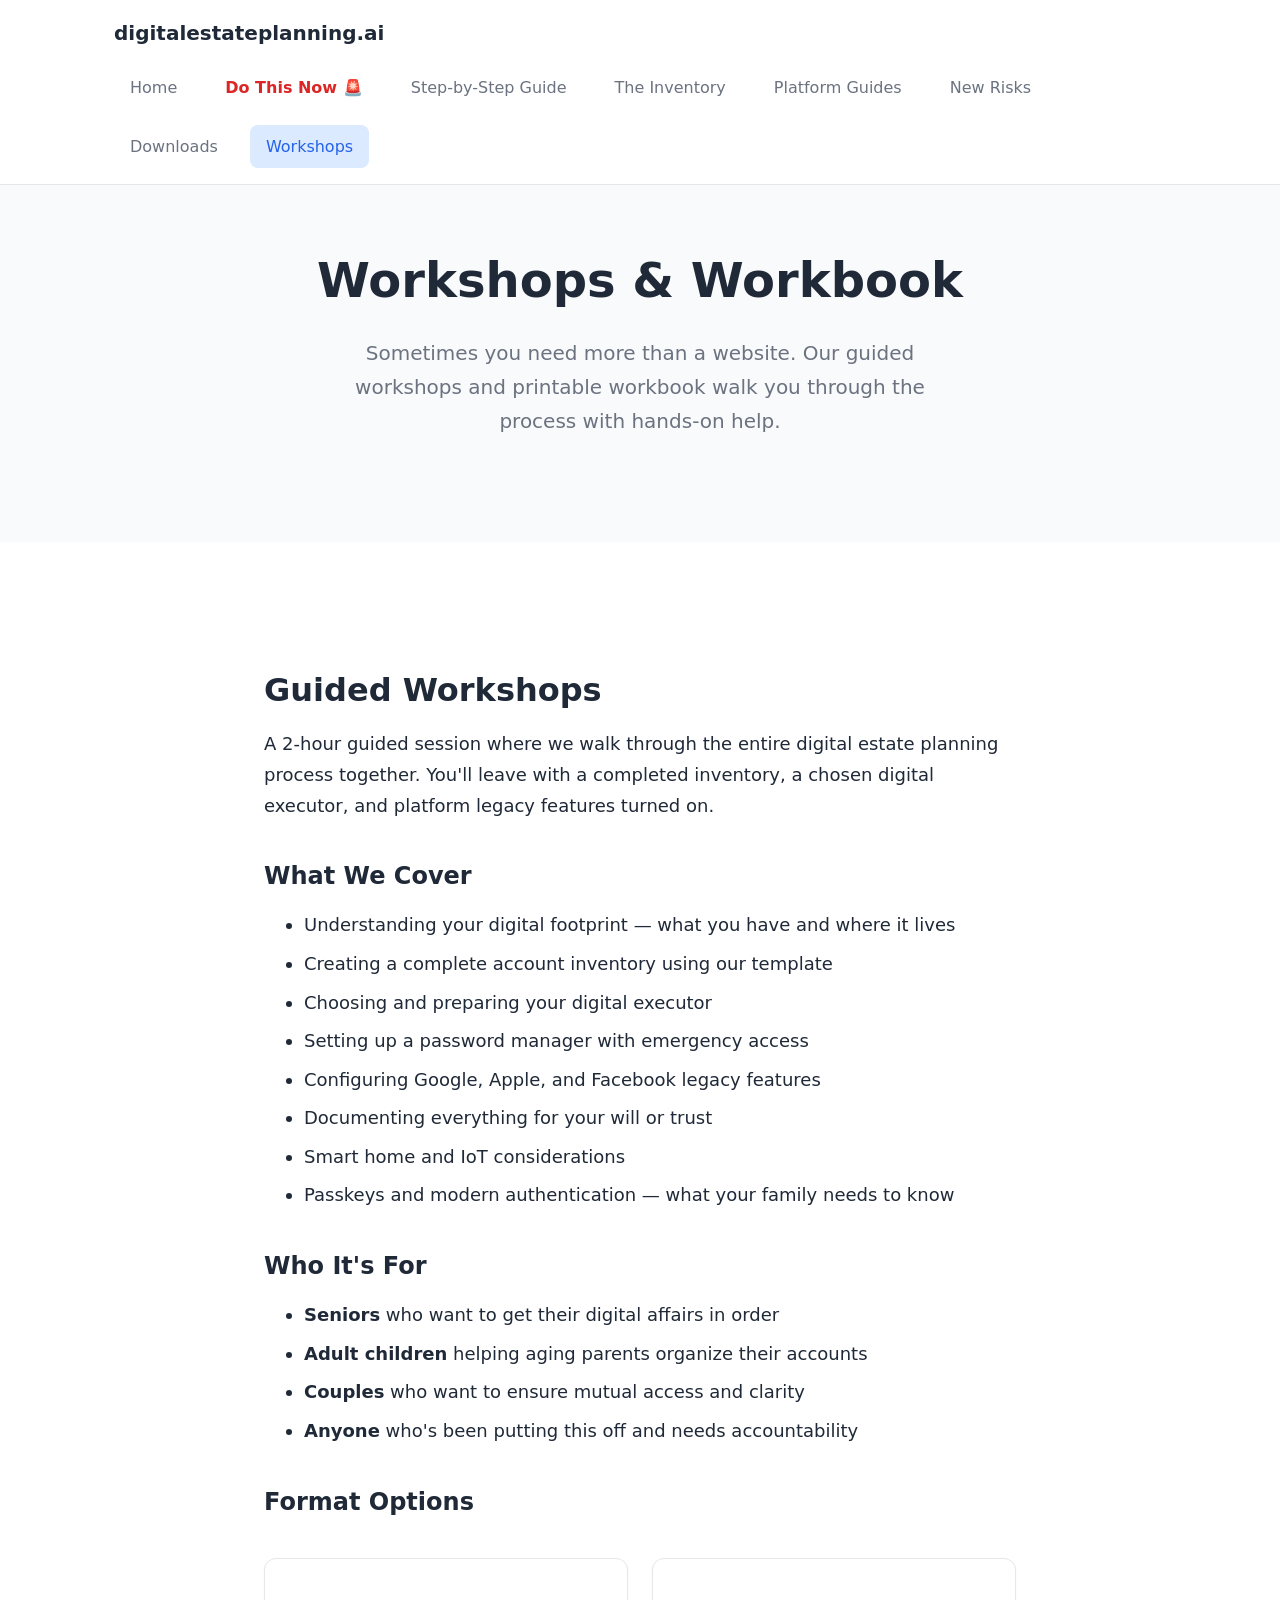
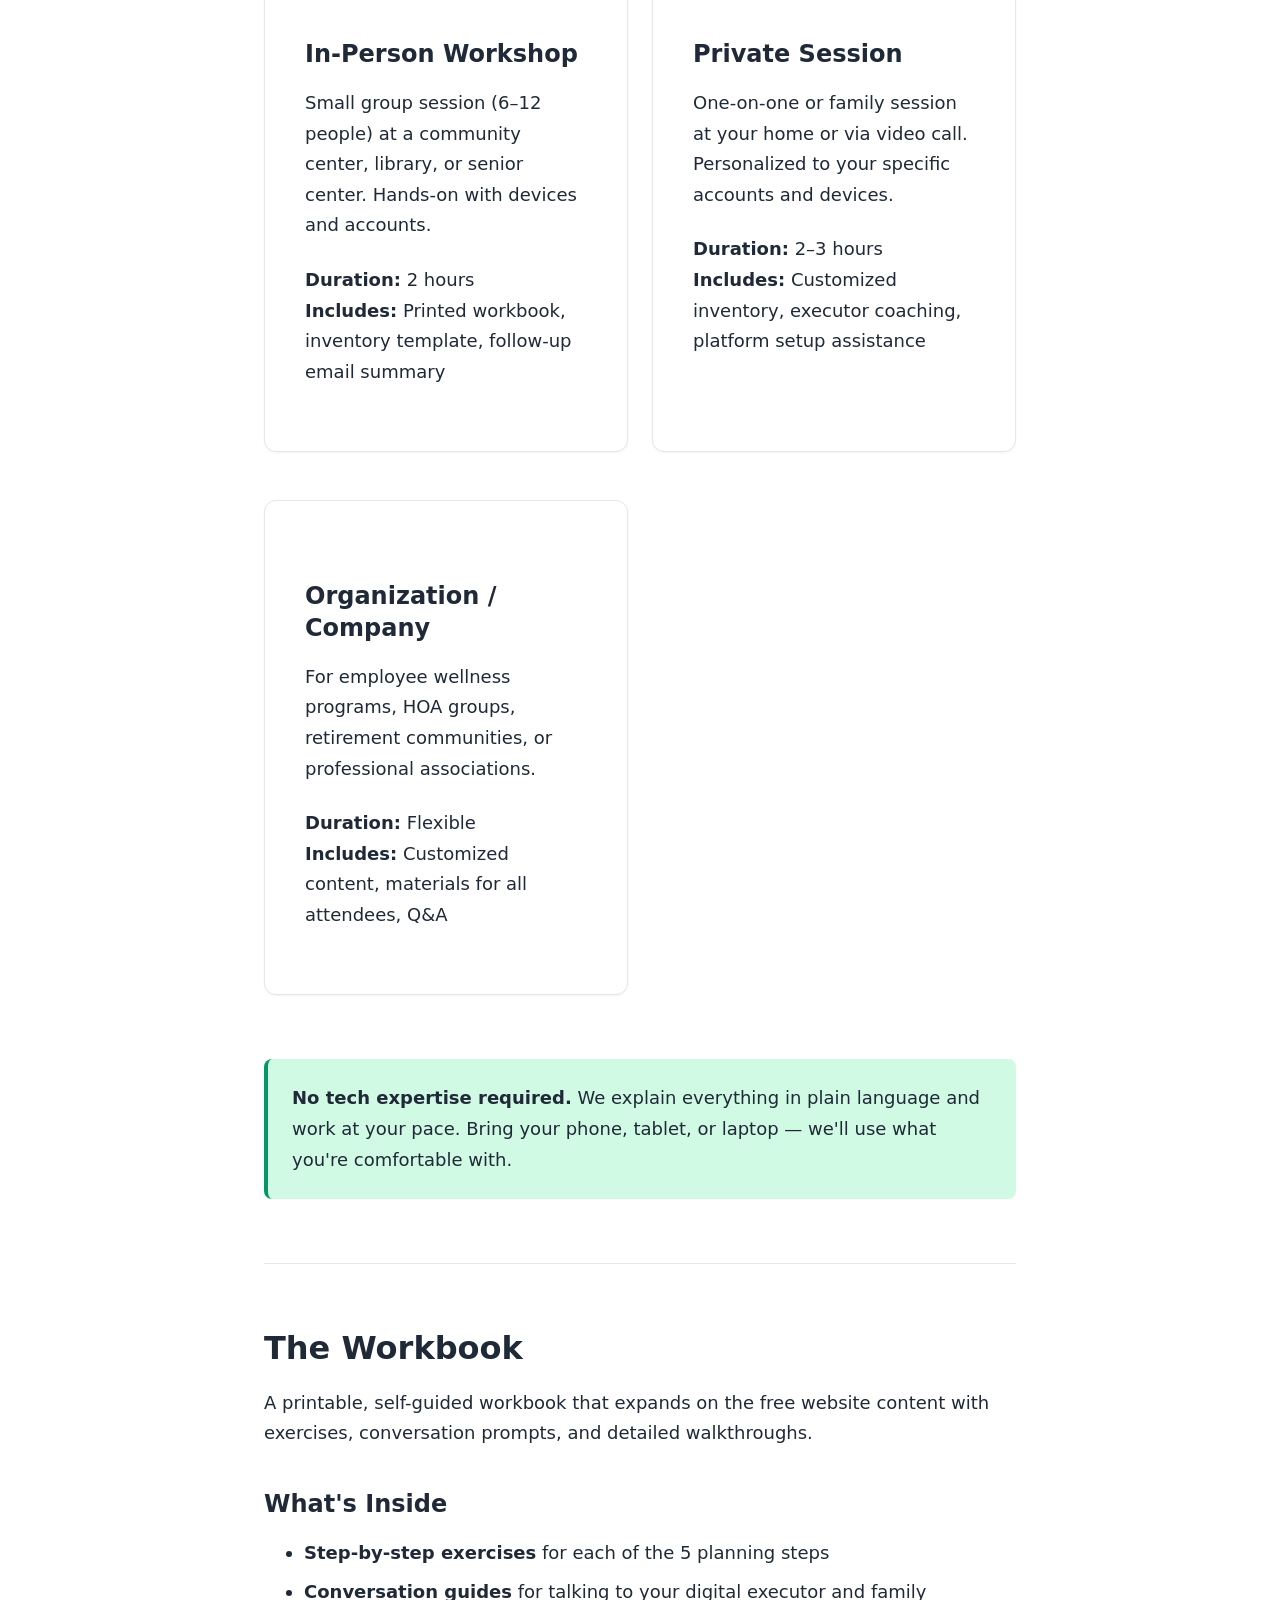
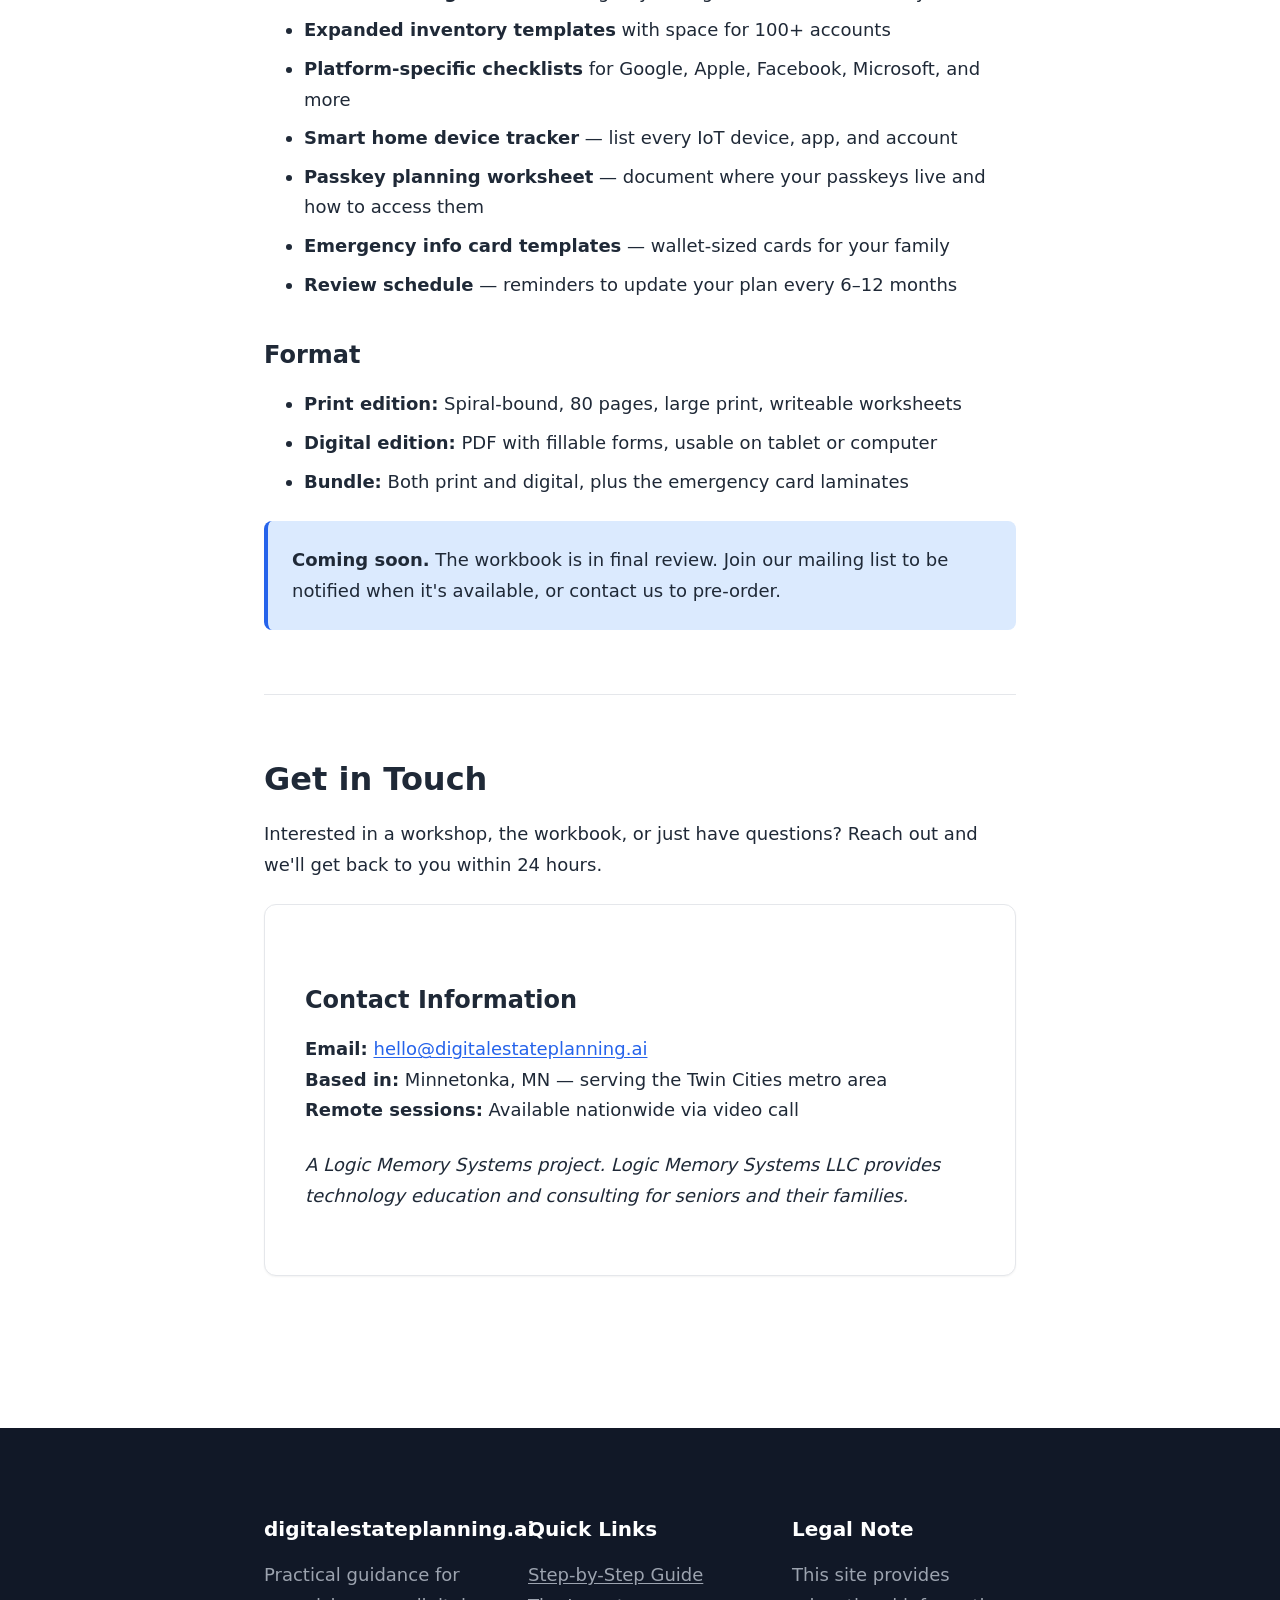
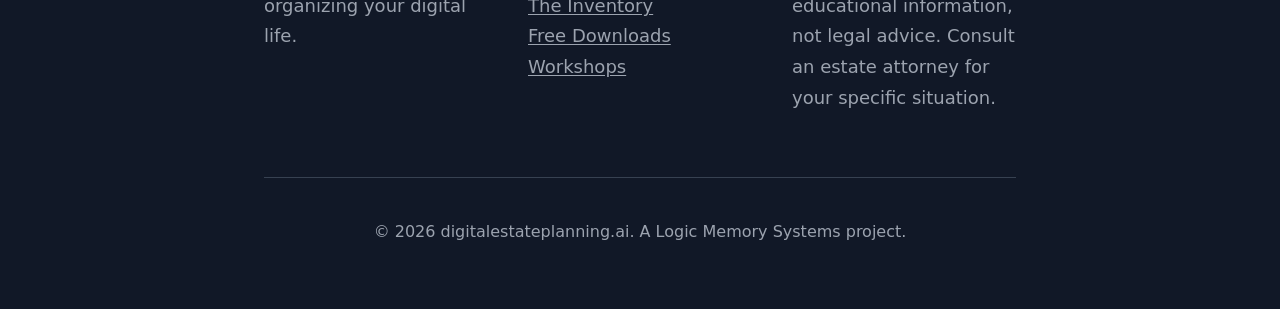
<file: services.html>
<!DOCTYPE html>
<html lang="en">
<head>
  <meta charset="UTF-8">
  <meta name="viewport" content="width=device-width, initial-scale=1.0">
  <title>Workshops & Workbook — Digital Estate Planning</title>
  <meta name="description" content="Guided workshops and a printable workbook to help you organize your digital estate step by step.">
  <link rel="stylesheet" href="css/styles.css">
</head>
<body>

  <header class="site-header">
    <div class="header-inner">
      <a href="index.html" class="site-logo">digitalestateplanning.ai</a>
      <nav class="site-nav">
        <a href="index.html">Home</a>
        <a href="do-this-now.html" style="color: #dc2626; font-weight: 600;">Do This Now 🚨</a>
        <a href="guide.html">Step-by-Step Guide</a>
        <a href="inventory.html">The Inventory</a>
        <a href="platforms.html">Platform Guides</a>
        <a href="new-risks.html">New Risks</a>
        <a href="downloads.html">Downloads</a>
        <a href="services.html" class="active">Workshops</a>
      </nav>
    </div>
  </header>

  <section class="hero" style="padding: var(--space-xl) 0;">
    <div class="container">
      <h1>Workshops & Workbook</h1>
      <p class="hero-subtitle">
        Sometimes you need more than a website. Our guided workshops and printable workbook 
        walk you through the process with hands-on help.
      </p>
    </div>
  </section>

  <section>
    <div class="container">

      <h2>Guided Workshops</h2>
      <p>
        A 2-hour guided session where we walk through the entire digital estate planning process together. 
        You'll leave with a completed inventory, a chosen digital executor, and platform legacy features turned on.
      </p>

      <h3>What We Cover</h3>
      <ul>
        <li>Understanding your digital footprint — what you have and where it lives</li>
        <li>Creating a complete account inventory using our template</li>
        <li>Choosing and preparing your digital executor</li>
        <li>Setting up a password manager with emergency access</li>
        <li>Configuring Google, Apple, and Facebook legacy features</li>
        <li>Documenting everything for your will or trust</li>
        <li>Smart home and IoT considerations</li>
        <li>Passkeys and modern authentication — what your family needs to know</li>
      </ul>

      <h3>Who It's For</h3>
      <ul>
        <li><strong>Seniors</strong> who want to get their digital affairs in order</li>
        <li><strong>Adult children</strong> helping aging parents organize their accounts</li>
        <li><strong>Couples</strong> who want to ensure mutual access and clarity</li>
        <li><strong>Anyone</strong> who's been putting this off and needs accountability</li>
      </ul>

      <h3>Format Options</h3>
      <div class="card-grid">
        <div class="card">
          <h3>In-Person Workshop</h3>
          <p>Small group session (6–12 people) at a community center, library, or senior center. Hands-on with devices and accounts.</p>
          <p><strong>Duration:</strong> 2 hours<br><strong>Includes:</strong> Printed workbook, inventory template, follow-up email summary</p>
        </div>
        <div class="card">
          <h3>Private Session</h3>
          <p>One-on-one or family session at your home or via video call. Personalized to your specific accounts and devices.</p>
          <p><strong>Duration:</strong> 2–3 hours<br><strong>Includes:</strong> Customized inventory, executor coaching, platform setup assistance</p>
        </div>
        <div class="card">
          <h3>Organization / Company</h3>
          <p>For employee wellness programs, HOA groups, retirement communities, or professional associations.</p>
          <p><strong>Duration:</strong> Flexible<br><strong>Includes:</strong> Customized content, materials for all attendees, Q&A</p>
        </div>
      </div>

      <div class="callout callout-success">
        <strong>No tech expertise required.</strong> We explain everything in plain language and work at your pace. 
        Bring your phone, tablet, or laptop — we'll use what you're comfortable with.
      </div>

      <hr style="margin: var(--space-xl) 0; border: none; border-top: 1px solid var(--color-border);">

      <h2>The Workbook</h2>
      <p>
        A printable, self-guided workbook that expands on the free website content with exercises, 
        conversation prompts, and detailed walkthroughs.
      </p>

      <h3>What's Inside</h3>
      <ul>
        <li><strong>Step-by-step exercises</strong> for each of the 5 planning steps</li>
        <li><strong>Conversation guides</strong> for talking to your digital executor and family</li>
        <li><strong>Expanded inventory templates</strong> with space for 100+ accounts</li>
        <li><strong>Platform-specific checklists</strong> for Google, Apple, Facebook, Microsoft, and more</li>
        <li><strong>Smart home device tracker</strong> — list every IoT device, app, and account</li>
        <li><strong>Passkey planning worksheet</strong> — document where your passkeys live and how to access them</li>
        <li><strong>Emergency info card templates</strong> — wallet-sized cards for your family</li>
        <li><strong>Review schedule</strong> — reminders to update your plan every 6–12 months</li>
      </ul>

      <h3>Format</h3>
      <ul>
        <li><strong>Print edition:</strong> Spiral-bound, 80 pages, large print, writeable worksheets</li>
        <li><strong>Digital edition:</strong> PDF with fillable forms, usable on tablet or computer</li>
        <li><strong>Bundle:</strong> Both print and digital, plus the emergency card laminates</li>
      </ul>

      <div class="callout">
        <strong>Coming soon.</strong> The workbook is in final review. Join our mailing list to be notified when it's available, 
        or contact us to pre-order.
      </div>

      <hr style="margin: var(--space-xl) 0; border: none; border-top: 1px solid var(--color-border);">

      <h2>Get in Touch</h2>
      <p>
        Interested in a workshop, the workbook, or just have questions? Reach out and we'll get back to you within 24 hours.
      </p>

      <div class="card">
        <h3>Contact Information</h3>
        <p>
          <strong>Email:</strong> <a href="mailto:hello@digitalestateplanning.ai">hello@digitalestateplanning.ai</a><br>
          <strong>Based in:</strong> Minnetonka, MN — serving the Twin Cities metro area<br>
          <strong>Remote sessions:</strong> Available nationwide via video call
        </p>
        <p>
          <em>A Logic Memory Systems project. Logic Memory Systems LLC provides technology education 
          and consulting for seniors and their families.</em>
        </p>
      </div>

    </div>
  </section>

  <footer class="site-footer">
    <div class="container">
      <div class="footer-grid">
        <div>
          <h4 style="color: white;">digitalestateplanning.ai</h4>
          <p>Practical guidance for organizing your digital life.</p>
        </div>
        <div>
          <h4 style="color: white;">Quick Links</h4>
          <p><a href="guide.html">Step-by-Step Guide</a><br>
          <a href="inventory.html">The Inventory</a><br>
          <a href="downloads.html">Free Downloads</a><br>
          <a href="services.html">Workshops</a></p>
        </div>
        <div>
          <h4 style="color: white;">Legal Note</h4>
          <p>This site provides educational information, not legal advice. Consult an estate attorney for your specific situation.</p>
        </div>
      </div>
      <div class="footer-bottom">
        <p>&copy; 2026 digitalestateplanning.ai. A Logic Memory Systems project.</p>
      </div>
    </div>
  </footer>

</body>
</html>
</file>
<file: css/styles.css>
/* ============================================
   Digital Estate Planning - CSS Variables
   Change these values to retheme the entire site
   ============================================ */

:root {
  /* Primary Colors */
  --color-primary: #2563eb;
  --color-primary-dark: #1d4ed8;
  --color-primary-light: #dbeafe;

  /* Secondary / Accent */
  --color-secondary: #059669;
  --color-secondary-dark: #047857;
  --color-secondary-light: #d1fae5;

  /* Warning / Alert */
  --color-warning: #d97706;
  --color-warning-light: #fef3c7;
  --color-danger: #dc2626;
  --color-danger-light: #fee2e2;

  /* Neutrals */
  --color-text: #1f2937;
  --color-text-light: #6b7280;
  --color-text-muted: #9ca3af;
  --color-bg: #ffffff;
  --color-bg-alt: #f9fafb;
  --color-bg-dark: #111827;
  --color-border: #e5e7eb;
  --color-border-dark: #d1d5db;

  /* Typography */
  --font-body: system-ui, -apple-system, BlinkMacSystemFont, 'Segoe UI', Roboto, sans-serif;
  --font-heading: var(--font-body);
  --font-size-base: 1.125rem;      /* 18px - senior-friendly */
  --font-size-sm: 1rem;
  --font-size-lg: 1.25rem;
  --font-size-xl: 1.5rem;
  --font-size-2xl: 2rem;
  --font-size-3xl: 2.5rem;
  --line-height: 1.7;
  --line-height-heading: 1.3;

  /* Spacing */
  --space-xs: 0.5rem;
  --space-sm: 1rem;
  --space-md: 1.5rem;
  --space-lg: 2.5rem;
  --space-xl: 4rem;
  --space-2xl: 6rem;

  /* Layout */
  --max-width: 800px;
  --max-width-wide: 1100px;
  --border-radius: 8px;
  --border-radius-lg: 12px;

  /* Shadows */
  --shadow-sm: 0 1px 2px rgba(0,0,0,0.05);
  --shadow-md: 0 4px 6px rgba(0,0,0,0.07);
  --shadow-lg: 0 10px 25px rgba(0,0,0,0.1);
}

/* ============================================
   Base Styles
   ============================================ */

*, *::before, *::after {
  box-sizing: border-box;
}

html {
  scroll-behavior: smooth;
  font-size: 16px;
}

body {
  margin: 0;
  padding: 0;
  font-family: var(--font-body);
  font-size: var(--font-size-base);
  line-height: var(--line-height);
  color: var(--color-text);
  background-color: var(--color-bg);
}

/* ============================================
   Typography
   ============================================ */

h1, h2, h3, h4 {
  font-family: var(--font-heading);
  line-height: var(--line-height-heading);
  margin-top: 0;
  color: var(--color-text);
}

h1 { font-size: var(--font-size-3xl); margin-bottom: var(--space-md); }
h2 { font-size: var(--font-size-2xl); margin-bottom: var(--space-sm); margin-top: var(--space-xl); }
h3 { font-size: var(--font-size-xl); margin-bottom: var(--space-sm); margin-top: var(--space-lg); }
h4 { font-size: var(--font-size-lg); margin-bottom: var(--space-xs); margin-top: var(--space-md); }

p {
  margin-bottom: var(--space-md);
}

a {
  color: var(--color-primary);
  text-decoration: underline;
  text-underline-offset: 2px;
}

a:hover {
  color: var(--color-primary-dark);
}

/* ============================================
   Layout Containers
   ============================================ */

.container {
  max-width: var(--max-width);
  margin: 0 auto;
  padding: 0 var(--space-md);
}

.container-wide {
  max-width: var(--max-width-wide);
  margin: 0 auto;
  padding: 0 var(--space-md);
}

/* ============================================
   Header & Navigation
   ============================================ */

.site-header {
  background-color: var(--color-bg);
  border-bottom: 1px solid var(--color-border);
  padding: var(--space-sm) 0;
  position: sticky;
  top: 0;
  z-index: 100;
}

.header-inner {
  max-width: var(--max-width-wide);
  margin: 0 auto;
  padding: 0 var(--space-md);
  display: flex;
  justify-content: space-between;
  align-items: center;
  flex-wrap: wrap;
  gap: var(--space-sm);
}

.site-logo {
  font-size: var(--font-size-lg);
  font-weight: 700;
  color: var(--color-text);
  text-decoration: none;
}

.site-logo:hover {
  color: var(--color-primary);
}

.site-nav {
  display: flex;
  gap: var(--space-sm);
  flex-wrap: wrap;
}

.site-nav a {
  color: var(--color-text-light);
  text-decoration: none;
  font-size: var(--font-size-sm);
  padding: var(--space-xs) var(--space-sm);
  border-radius: var(--border-radius);
  transition: all 0.2s;
}

.site-nav a:hover,
.site-nav a.active {
  color: var(--color-primary);
  background-color: var(--color-primary-light);
}

/* ============================================
   Hero Section
   ============================================ */

.hero {
  background-color: var(--color-bg-alt);
  padding: var(--space-2xl) 0;
  text-align: center;
}

.hero h1 {
  font-size: clamp(2rem, 5vw, 3rem);
  margin-bottom: var(--space-md);
}

.hero-subtitle {
  font-size: var(--font-size-lg);
  color: var(--color-text-light);
  max-width: 600px;
  margin: 0 auto var(--space-lg);
}

/* ============================================
   Buttons
   ============================================ */

.btn {
  display: inline-block;
  padding: var(--space-sm) var(--space-lg);
  font-size: var(--font-size-base);
  font-weight: 600;
  text-decoration: none;
  border-radius: var(--border-radius);
  border: 2px solid transparent;
  cursor: pointer;
  transition: all 0.2s;
}

.btn-primary {
  background-color: var(--color-primary);
  color: white;
  border-color: var(--color-primary);
}

.btn-primary:hover {
  background-color: var(--color-primary-dark);
  border-color: var(--color-primary-dark);
  color: white;
}

.btn-secondary {
  background-color: transparent;
  color: var(--color-primary);
  border-color: var(--color-primary);
}

.btn-secondary:hover {
  background-color: var(--color-primary-light);
}

.btn-group {
  display: flex;
  gap: var(--space-sm);
  flex-wrap: wrap;
  justify-content: center;
}

/* ============================================
   Cards
   ============================================ */

.card {
  background-color: var(--color-bg);
  border: 1px solid var(--color-border);
  border-radius: var(--border-radius-lg);
  padding: var(--space-lg);
  margin-bottom: var(--space-md);
  box-shadow: var(--shadow-sm);
}

.card-grid {
  display: grid;
  grid-template-columns: repeat(auto-fit, minmax(280px, 1fr));
  gap: var(--space-md);
  margin: var(--space-lg) 0;
}

/* ============================================
   Alerts / Callouts
   ============================================ */

.callout {
  padding: var(--space-md);
  border-radius: var(--border-radius);
  border-left: 4px solid var(--color-primary);
  background-color: var(--color-primary-light);
  margin: var(--space-md) 0;
}

.callout-warning {
  border-left-color: var(--color-warning);
  background-color: var(--color-warning-light);
}

.callout-danger {
  border-left-color: var(--color-danger);
  background-color: var(--color-danger-light);
}

.callout-success {
  border-left-color: var(--color-secondary);
  background-color: var(--color-secondary-light);
}

/* ============================================
   Lists
   ============================================ */

ul, ol {
  margin-bottom: var(--space-md);
  padding-left: var(--space-lg);
}

li {
  margin-bottom: var(--space-xs);
}

.checklist {
  list-style: none;
  padding-left: 0;
}

.checklist li {
  padding-left: 2rem;
  position: relative;
}

.checklist li::before {
  content: "☐";
  position: absolute;
  left: 0;
  color: var(--color-primary);
  font-weight: bold;
}

/* ============================================
   Tables
   ============================================ */

table {
  width: 100%;
  border-collapse: collapse;
  margin: var(--space-md) 0;
  font-size: var(--font-size-sm);
}

th, td {
  padding: var(--space-sm);
  text-align: left;
  border-bottom: 1px solid var(--color-border);
}

th {
  background-color: var(--color-bg-alt);
  font-weight: 600;
  color: var(--color-text);
}

tr:hover {
  background-color: var(--color-bg-alt);
}

/* ============================================
   Sections
   ============================================ */

section {
  padding: var(--space-xl) 0;
}

.section-alt {
  background-color: var(--color-bg-alt);
}

.section-title {
  text-align: center;
  margin-bottom: var(--space-lg);
}

/* ============================================
   Footer
   ============================================ */

.site-footer {
  background-color: var(--color-bg-dark);
  color: var(--color-text-muted);
  padding: var(--space-xl) 0 var(--space-lg);
  margin-top: var(--space-xl);
}

.site-footer a {
  color: var(--color-text-muted);
}

.site-footer a:hover {
  color: white;
}

.footer-grid {
  display: grid;
  grid-template-columns: repeat(auto-fit, minmax(200px, 1fr));
  gap: var(--space-lg);
  margin-bottom: var(--space-lg);
}

.footer-bottom {
  border-top: 1px solid #374151;
  padding-top: var(--space-md);
  text-align: center;
  font-size: var(--font-size-sm);
}

/* ============================================
   Utility Classes
   ============================================ */

.text-center { text-align: center; }
.text-muted { color: var(--color-text-muted); }
.text-light { color: var(--color-text-light); }
.mt-0 { margin-top: 0; }
.mb-0 { margin-bottom: 0; }
.mt-lg { margin-top: var(--space-lg); }
.mb-lg { margin-bottom: var(--space-lg); }

/* ============================================
   Print Styles
   ============================================ */

@media print {
  .site-header,
  .site-footer,
  .btn {
    display: none;
  }

  body {
    font-size: 12pt;
    line-height: 1.5;
  }

  .card {
    border: 1px solid #ccc;
    break-inside: avoid;
  }
}

/* ============================================
   Responsive
   ============================================ */

@media (max-width: 640px) {
  :root {
    --font-size-base: 1rem;
    --space-xl: 2.5rem;
    --space-2xl: 4rem;
  }

  .header-inner {
    flex-direction: column;
    align-items: flex-start;
  }

  .site-nav {
    width: 100%;
    justify-content: flex-start;
  }

  .btn-group {
    flex-direction: column;
  }

  .btn {
    width: 100%;
    text-align: center;
  }
}
</file>
